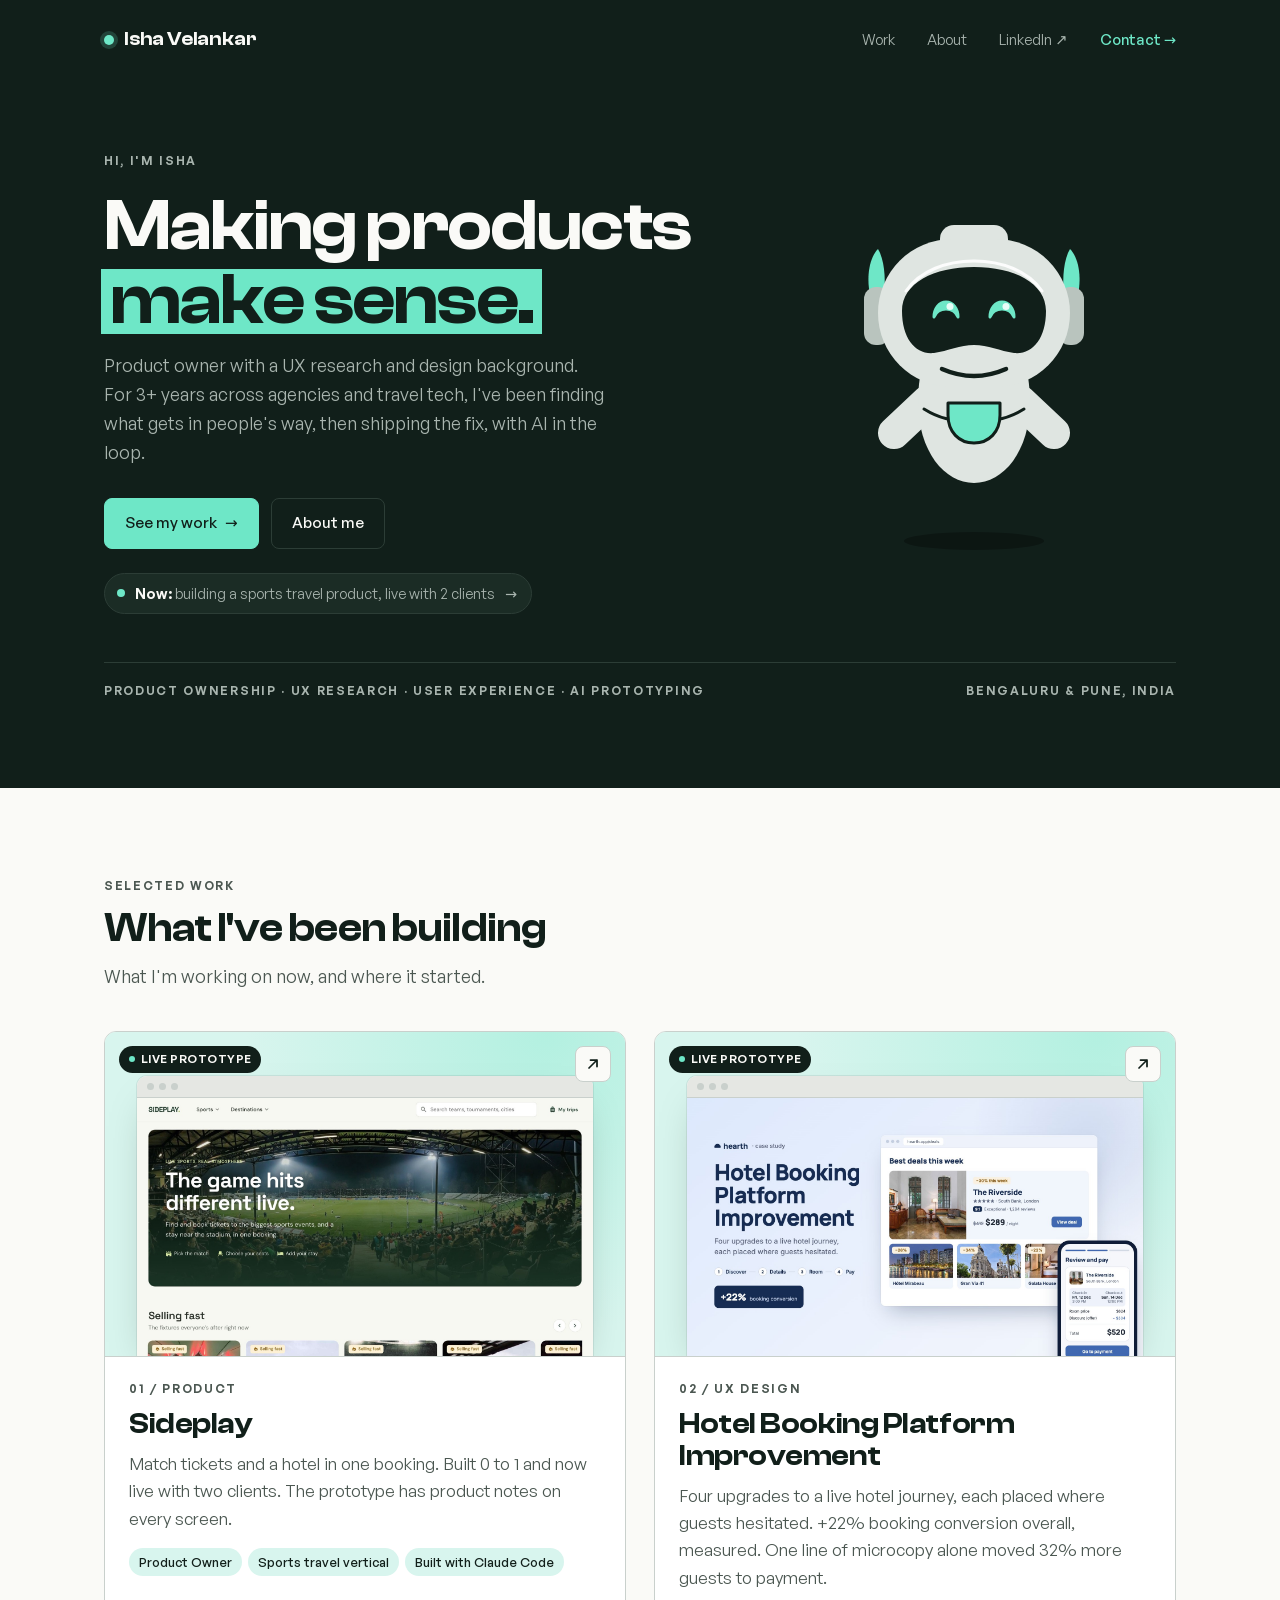
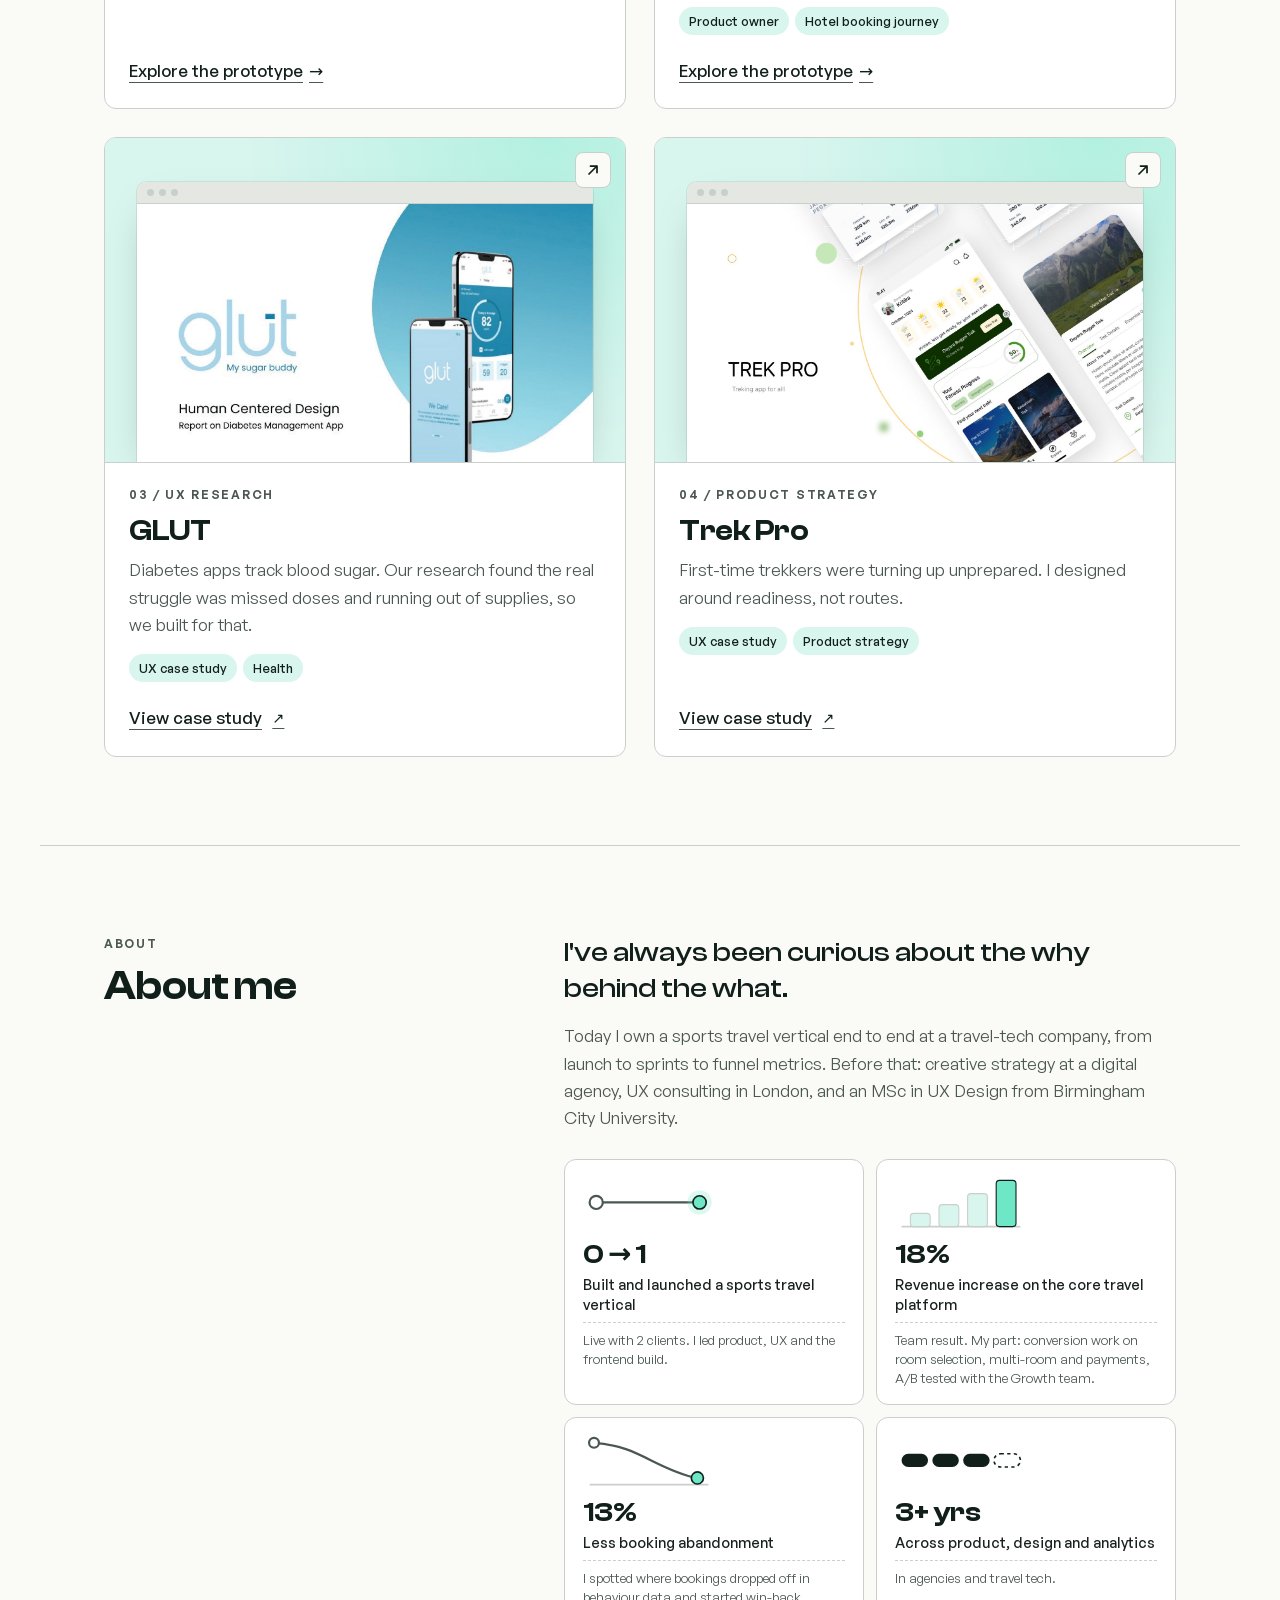
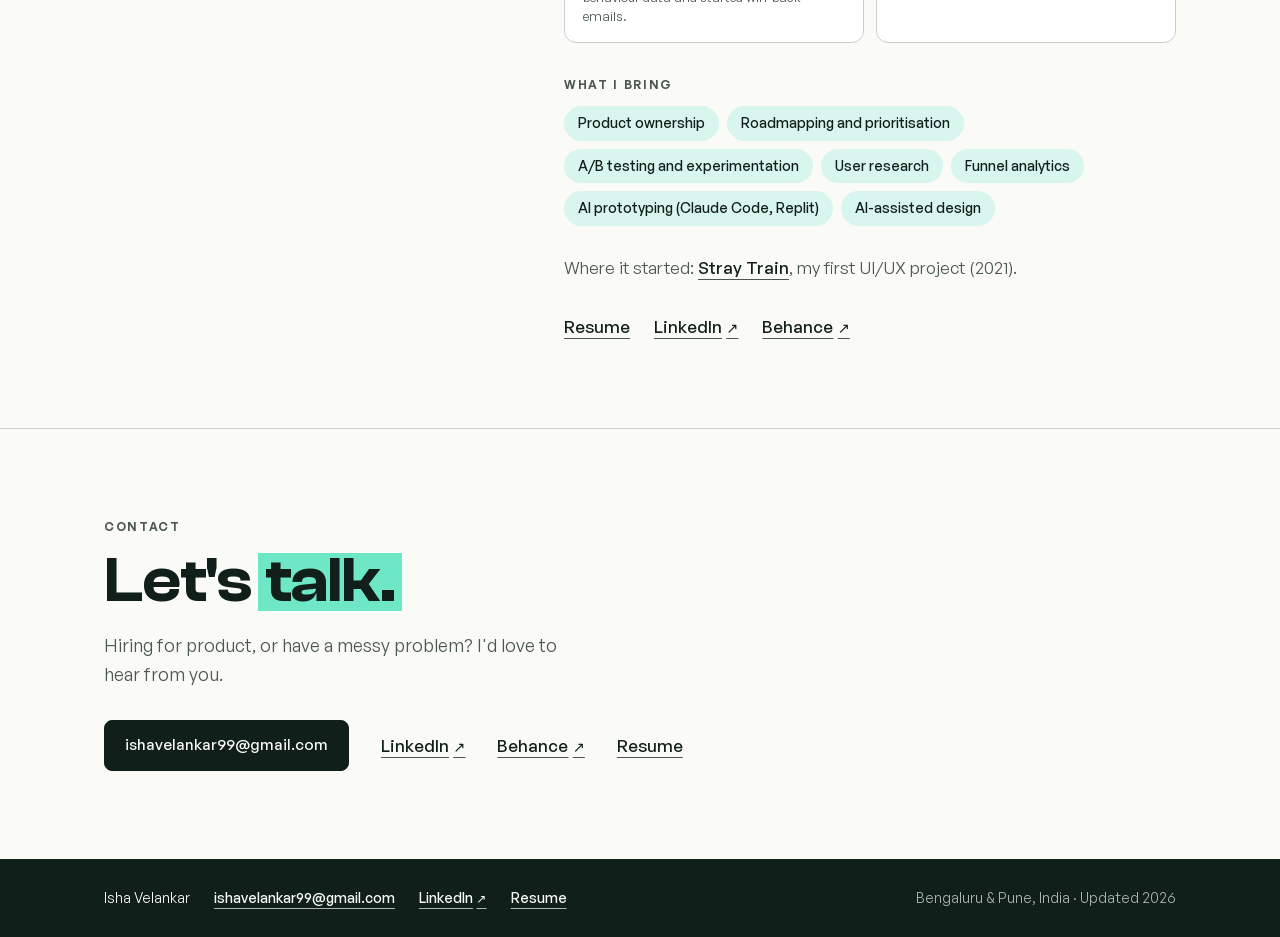
<file: index.html>
<!DOCTYPE html><html lang="en"> <head><meta charset="utf-8"><meta name="viewport" content="width=device-width, initial-scale=1"><title>Isha Velankar, making products make sense</title><meta name="description" content="Isha Velankar: product owner with a UX research and design background. 3+ years across agencies and travel tech, building with AI to make products make sense."><meta name="theme-color" content="#111f1a"><meta property="og:title" content="Isha Velankar, making products make sense"><meta property="og:description" content="Isha Velankar: product owner with a UX research and design background. 3+ years across agencies and travel tech, building with AI to make products make sense."><meta property="og:type" content="website"><meta property="og:url" content="https://isha-velankar99.github.io/"><meta property="og:image" content="https://isha-velankar99.github.io/og.jpg"><meta property="og:image:width" content="1200"><meta property="og:image:height" content="630"><meta property="og:image:alt" content="Isha Velankar: Making products make sense. Product owner with a UX research and design background."><meta name="twitter:card" content="summary_large_image"><link rel="canonical" href="https://isha-velankar99.github.io/"><link rel="icon" href="/favicon.svg" type="image/svg+xml"><link rel="preload" href="/fonts/clash-display-600.woff2" as="font" type="font/woff2" crossorigin><link rel="preload" href="/fonts/general-sans-400.woff2" as="font" type="font/woff2" crossorigin><link rel="stylesheet" href="/assets/index.Bis_tNXu.css"></head> <body> <a class="skip" href="#main">Skip to content</a> <header class="site-head dark"> <div class="wrap site-head__inner"> <a class="wordmark" href="/#top" aria-label="Isha Velankar, back to top"> <span class="wordmark__node" aria-hidden="true"></span>Isha Velankar </a> <nav aria-label="Main"> <a href="/#work">Work</a><a href="/#about">About</a> <a href="https://www.linkedin.com/in/isha-velankar" target="_blank" rel="noopener noreferrer">LinkedIn <span aria-hidden="true">↗</span><span class="sr-only"> (opens in a new tab)</span></a> <a class="nav-cta" href="/#contact">Contact <span aria-hidden="true">→</span></a> </nav> </div> </header> <main id="main">  <section class="hero dark" id="top" aria-labelledby="hero-title"> <div class="wrap hero__grid"> <div class="hero__content"> <p class="eyebrow">Hi, I'm Isha</p> <h1 id="hero-title" class="hero__line">Making products <span class="hl">make sense.</span></h1> <p class="hero__intro">
Product owner with a UX research and design background. For 3+ years across agencies and travel tech, I've
        been finding what gets in people's way, then shipping the fix, with AI in the loop.
</p> <div class="hero__cta"> <a class="btn" href="#work">See my work <span class="arrow" aria-hidden="true">→</span></a> <a class="btn btn--secondary" href="#about">About me</a> </div> <a class="now" href="#project-sports-ticketing"> <span class="now__dot" aria-hidden="true"></span> <span><b>Now:</b> building a sports travel product, live with 2 clients</span> <span aria-hidden="true">→</span> </a> </div> <div class="hero__aside"> <figure class="bot" aria-labelledby="bot-title"> <svg viewBox="0 0 400 400" role="img" aria-labelledby="bot-title" id="bot-svg"> <title id="bot-title">A small friendly robot smiling and waving, with a speech bubble saying hi</title> <ellipse class="bot__shadow" cx="200" cy="358" rx="70" ry="9"></ellipse> <g class="bot__float"> <!-- speech bubble --> <g transform="translate(304 34)"><g class="bot__bubble"> <path class="bot__bubble-bg" d="M0 24 a24 24 0 0 1 24 -24 h36 a24 24 0 0 1 0 48 h-34 l-16 14 v-16 a24 24 0 0 1 -10 -22 z"></path> <text class="bot__hi" x="42" y="32" text-anchor="middle">Hi!</text> </g></g> <!-- stubby arms, drooping out to the sides --> <path class="bot__arm" d="M154 218 L120 250"></path> <g class="bot__wave"><path class="bot__arm" d="M246 218 L280 250"></path></g> <!-- chubby body with a collar line --> <path class="bot__shell" d="M146 194 C136 258 166 300 200 300 C234 300 264 258 254 194 Z"></path> <path class="bot__collar" d="M150 226 C166 236 180 238 186 236 M214 236 C220 238 234 236 250 226"></path> <path class="bot__screen" d="M174 220 h52 v12 c0 17 -11 28 -26 28 c-15 0 -26 -11 -26 -28 z"></path> <!-- head tilts a little while waving --> <g class="bot__head"> <path class="bot__ear-tip" d="M96 112 C92 92 96 74 104 66 C110 76 112 94 110 112 Z"></path> <path class="bot__ear-tip" d="M304 112 C308 92 304 74 296 66 C290 76 288 94 290 112 Z"></path> <rect class="bot__ear" x="90" y="104" width="26" height="58" rx="12"></rect> <rect class="bot__ear" x="284" y="104" width="26" height="58" rx="12"></rect> <rect class="bot__shell" x="166" y="42" width="68" height="30" rx="14"></rect> <rect class="bot__shell" x="104" y="56" width="192" height="148" rx="74"></rect> <!-- visor with a mask-like lower edge --> <path class="bot__visor" d="M128 128 C128 100 160 84 200 84 C240 84 272 100 272 128 C272 156 258 172 240 170 C226 168 214 162 200 162 C186 162 174 168 160 170 C142 172 128 156 128 128 Z"></path> <path class="bot__rim" d="M132 108 C146 88 172 78 200 78 C228 78 254 88 268 108"></path> <!-- blush --> <ellipse class="bot__blush" cx="152" cy="148" rx="11" ry="6.5"></ellipse> <ellipse class="bot__blush" cx="248" cy="148" rx="11" ry="6.5"></ellipse> <!-- eyes --> <path class="bot__eye" d="M161 128 C161 121.9 165.9 117 172 117 C178.1 117 183 121.9 183 128 C183 134.1 178.1 139 172 139 C165.9 139 161 134.1 161 128 Z"> <animate attributeName="d" dur="4s" repeatCount="indefinite" calcMode="spline" values="M161 128 C161 121.9 165.9 117 172 117 C178.1 117 183 121.9 183 128 C183 134.1 178.1 139 172 139 C165.9 139 161 134.1 161 128 Z;M161 128 C161 121.9 165.9 117 172 117 C178.1 117 183 121.9 183 128 C183 134.1 178.1 139 172 139 C165.9 139 161 134.1 161 128 Z;M161 131 C161 124 165.9 119 172 119 C178.1 119 183 124 183 131 C183 132 178.1 132 172 132 C165.9 132 161 132 161 131 Z;M160 134 C160 126 165 119 172 119 C179 119 184 126 184 134 C182 129 177.5 126 172 126 C166.5 126 162 129 160 134 Z;M160 134 C160 126 165 119 172 119 C179 119 184 126 184 134 C182 129 177.5 126 172 126 C166.5 126 162 129 160 134 Z;M161 131 C161 124 165.9 119 172 119 C178.1 119 183 124 183 131 C183 132 178.1 132 172 132 C165.9 132 161 132 161 131 Z;M161 128 C161 121.9 165.9 117 172 117 C178.1 117 183 121.9 183 128 C183 134.1 178.1 139 172 139 C165.9 139 161 134.1 161 128 Z" keyTimes="0;0.18;0.26;0.34;0.84;0.92;1" keySplines="0.45 0 0.25 1;0.45 0 0.25 1;0.45 0 0.25 1;0.45 0 0.25 1;0.45 0 0.25 1;0.45 0 0.25 1"></animate> </path><path class="bot__eye" d="M217 128 C217 121.9 221.9 117 228 117 C234.1 117 239 121.9 239 128 C239 134.1 234.1 139 228 139 C221.9 139 217 134.1 217 128 Z"> <animate attributeName="d" dur="4s" repeatCount="indefinite" calcMode="spline" values="M217 128 C217 121.9 221.9 117 228 117 C234.1 117 239 121.9 239 128 C239 134.1 234.1 139 228 139 C221.9 139 217 134.1 217 128 Z;M217 128 C217 121.9 221.9 117 228 117 C234.1 117 239 121.9 239 128 C239 134.1 234.1 139 228 139 C221.9 139 217 134.1 217 128 Z;M217 131 C217 124 221.9 119 228 119 C234.1 119 239 124 239 131 C239 132 234.1 132 228 132 C221.9 132 217 132 217 131 Z;M216 134 C216 126 221 119 228 119 C235 119 240 126 240 134 C238 129 233.5 126 228 126 C222.5 126 218 129 216 134 Z;M216 134 C216 126 221 119 228 119 C235 119 240 126 240 134 C238 129 233.5 126 228 126 C222.5 126 218 129 216 134 Z;M217 131 C217 124 221.9 119 228 119 C234.1 119 239 124 239 131 C239 132 234.1 132 228 132 C221.9 132 217 132 217 131 Z;M217 128 C217 121.9 221.9 117 228 117 C234.1 117 239 121.9 239 128 C239 134.1 234.1 139 228 139 C221.9 139 217 134.1 217 128 Z" keyTimes="0;0.18;0.26;0.34;0.84;0.92;1" keySplines="0.45 0 0.25 1;0.45 0 0.25 1;0.45 0 0.25 1;0.45 0 0.25 1;0.45 0 0.25 1;0.45 0 0.25 1"></animate> </path> <g class="bot__glints"> <circle cx="176" cy="123.5" r="3.5"></circle> <circle cx="232" cy="123.5" r="3.5"></circle> </g> <path class="bot__smile" d="M168 186 q32 14 64 0"></path> </g> </g> </svg> </figure> <script type="module">const e=document.getElementById("bot-svg");e&&window.matchMedia("(prefers-reduced-motion: reduce)").matches&&(e.pauseAnimations(),e.setCurrentTime(2.4));</script> </div> <div class="hero__foot"> <span class="eyebrow">Product ownership · UX research · User experience · AI prototyping</span> <span class="eyebrow">Bengaluru &amp; Pune, India</span> </div> </div> </section> <section id="work" class="section wrap" aria-labelledby="work-title"> <div class="section__head"> <p class="eyebrow">Selected work</p> <h2 id="work-title" class="section-title">What I've been building</h2> <p class="section-intro">What I'm working on now, and where it started.</p> </div> <div class="grid"> <article class="card card--prototype" id="project-sports-ticketing"> <div class="card__frame"> <div class="card__screen"> <span class="card__bar" aria-hidden="true"><i></i><i></i><i></i></span> <img src="/projects/sideplay.jpg" alt="Sideplay home page with a stadium hero and trending matches" loading="lazy" decoding="async"> </div> <ul class="card__strip" aria-label="Key facts"> <li>Built 0 → 1</li><li>Live with 2 clients</li><li>Notes on every screen</li> </ul>  <span class="card__badge card__badge--live">Live prototype</span> <span class="card__arrow" aria-hidden="true"> <svg viewBox="0 0 16 16"><path d="M4 12L12 4M5.5 4H12v6.5"></path></svg> </span> </div> <div class="card__body"> <p class="card__num">01 / Product</p> <h3 class="card__title">Sideplay</h3> <p class="card__desc">Match tickets and a hotel in one booking. Built 0 to 1 and now live with two clients. The prototype has product notes on every screen.</p> <ul class="card__tags" aria-label="Context and role"> <li>Product Owner</li><li>Sports travel vertical</li><li>Built with Claude Code</li> </ul> <a href="/sideplay/index.html?notes=1" class="card__cta text-link" aria-label="Explore the prototype: Sideplay">Explore the prototype<span aria-hidden="true">→</span> </a> </div> </article><article class="card card--prototype" id="project-hotel-booking"> <div class="card__frame"> <div class="card__screen"> <span class="card__bar" aria-hidden="true"><i></i><i></i><i></i></span> <img src="/projects/hotel-cover.jpg" alt="Hotel Booking Platform Improvement cover: the revamped Deals page and the review and pay screen" loading="lazy" decoding="async"> </div> <ul class="card__strip" aria-label="Key facts"> <li>+22% booking conversion</li><li>+32% to payment</li><li>3 live, 1 rolled back</li> </ul>  <span class="card__badge card__badge--live">Live prototype</span> <span class="card__arrow" aria-hidden="true"> <svg viewBox="0 0 16 16"><path d="M4 12L12 4M5.5 4H12v6.5"></path></svg> </span> </div> <div class="card__body"> <p class="card__num">02 / UX design</p> <h3 class="card__title">Hotel Booking Platform Improvement</h3> <p class="card__desc">Four upgrades to a live hotel journey, each placed where guests hesitated. +22% booking conversion overall, measured. One line of microcopy alone moved 32% more guests to payment.</p> <ul class="card__tags" aria-label="Context and role"> <li>Product owner</li><li>Hotel booking journey</li> </ul> <a href="/hearth/index.html" class="card__cta text-link" aria-label="Explore the prototype: Hotel Booking Platform Improvement">Explore the prototype<span aria-hidden="true">→</span> </a> </div> </article><article class="card" id="project-glut"> <div class="card__frame"> <div class="card__screen"> <span class="card__bar" aria-hidden="true"><i></i><i></i><i></i></span> <img src="/projects/glut.jpg" alt="Glut app cover showing the home screen on a phone" loading="lazy" decoding="async"> </div> <ul class="card__strip" aria-label="Key facts"> <li>Team of 4</li><li>60+ survey responses</li><li>SUS score 72.25</li> </ul>   <span class="card__arrow" aria-hidden="true"> <svg viewBox="0 0 16 16"><path d="M4 12L12 4M5.5 4H12v6.5"></path></svg> </span> </div> <div class="card__body"> <p class="card__num">03 / UX research</p> <h3 class="card__title">GLUT</h3> <p class="card__desc">Diabetes apps track blood sugar. Our research found the real struggle was missed doses and running out of supplies, so we built for that.</p> <ul class="card__tags" aria-label="Context and role"> <li>UX case study</li><li>Health</li> </ul> <a href="https://www.behance.net/gallery/197537093/Glut-My-Sugar-Buddy" class="card__cta text-link" aria-label="View case study: GLUT on Behance (opens in a new tab)" target="_blank" rel="noopener noreferrer">View case study <span class="ext" aria-hidden="true">↗</span><span class="sr-only"> (opens in a new tab)</span></a> </div> </article><article class="card" id="project-trek-pro"> <div class="card__frame"> <div class="card__screen"> <span class="card__bar" aria-hidden="true"><i></i><i></i><i></i></span> <img src="/projects/trek-pro.jpg" alt="Trek Pro home and trek screens on angled phones" loading="lazy" decoding="async"> </div> <ul class="card__strip" aria-label="Key facts"> <li>Solo project</li><li>Competitor analysis</li><li>Success metrics</li> </ul>   <span class="card__arrow" aria-hidden="true"> <svg viewBox="0 0 16 16"><path d="M4 12L12 4M5.5 4H12v6.5"></path></svg> </span> </div> <div class="card__body"> <p class="card__num">04 / Product strategy</p> <h3 class="card__title">Trek Pro</h3> <p class="card__desc">First-time trekkers were turning up unprepared. I designed around readiness, not routes.</p> <ul class="card__tags" aria-label="Context and role"> <li>UX case study</li><li>Product strategy</li> </ul> <a href="https://www.behance.net/gallery/220424449/Trek-Pro-Mobile-App" class="card__cta text-link" aria-label="View case study: Trek Pro on Behance (opens in a new tab)" target="_blank" rel="noopener noreferrer">View case study <span class="ext" aria-hidden="true">↗</span><span class="sr-only"> (opens in a new tab)</span></a> </div> </article> </div> </section> <section id="about" class="section wrap about" aria-labelledby="about-title"> <div class="section__head"> <p class="eyebrow">About</p> <h2 id="about-title" class="section-title">About me</h2> </div> <div class="about__body"> <p class="about__lead">I've always been curious about the why behind the what.</p> <p>
Today I own a sports travel vertical end to end at a travel-tech company, from launch to sprints to funnel
        metrics. Before that: creative strategy at a digital agency, UX consulting in London, and an MSc in UX Design
        from Birmingham City University.
</p> <ul class="proof" data-reveal> <li> <svg class="viz viz--launch" viewBox="0 0 120 48" aria-hidden="true">  <path class="viz__line viz__draw" d="M12 24 H106"></path> <circle class="viz__node" cx="12" cy="24" r="6"></circle> <circle class="viz__halo" cx="106" cy="24" r="11"></circle> <circle class="viz__dot viz__pop" cx="106" cy="24" r="6"></circle>     </svg> <span class="proof__value">0 → 1</span> <span class="proof__label">Built and launched a sports travel vertical</span> <span class="proof__note">Live with 2 clients. I led product, UX and the frontend build.</span> </li><li> <svg class="viz viz--growth" viewBox="0 0 120 48" aria-hidden="true">   <path class="viz__base" d="M6 46 H114"></path> <rect class="viz__bar" style="--d:0ms" x="14" y="34" width="18" height="12" rx="3"></rect> <rect class="viz__bar" style="--d:90ms" x="40" y="26" width="18" height="20" rx="3"></rect> <rect class="viz__bar" style="--d:180ms" x="66" y="16" width="18" height="30" rx="3"></rect> <rect class="viz__bar viz__bar--hi" style="--d:270ms" x="92" y="4" width="18" height="42" rx="3"></rect>    </svg> <span class="proof__value">18%</span> <span class="proof__label">Revenue increase on the core travel platform</span> <span class="proof__note">Team result. My part: conversion work on room selection, multi-room and payments, A/B tested with the Growth team.</span> </li><li> <svg class="viz viz--drop" viewBox="0 0 120 48" aria-hidden="true">    <path class="viz__base" d="M6 46 H114"></path> <path class="viz__line viz__draw" d="M10 8 C34 10 46 16 62 24 S92 38 104 40"></path> <circle class="viz__node" cx="10" cy="8" r="4.5"></circle> <circle class="viz__dot viz__pop" cx="104" cy="40" r="5.5"></circle>   </svg> <span class="proof__value">13%</span> <span class="proof__label">Less booking abandonment</span> <span class="proof__note">I spotted where bookings dropped off in behaviour data and started win-back emails.</span> </li><li> <svg class="viz viz--years" viewBox="0 0 120 48" aria-hidden="true">     <rect class="viz__seg" style="--d:0ms" x="6" y="18" width="24" height="12" rx="6"></rect> <rect class="viz__seg" style="--d:120ms" x="34" y="18" width="24" height="12" rx="6"></rect> <rect class="viz__seg" style="--d:240ms" x="62" y="18" width="24" height="12" rx="6"></rect> <rect class="viz__seg viz__seg--more" style="--d:360ms" x="90" y="18" width="24" height="12" rx="6"></rect>  </svg> <span class="proof__value">3+ yrs</span> <span class="proof__label">Across product, design and analytics</span> <span class="proof__note">In agencies and travel tech.</span> </li> </ul> <div class="about__skills"> <p class="eyebrow">What I bring</p> <ul class="chips"> <li>Product ownership</li><li>Roadmapping and prioritisation</li><li>A/B testing and experimentation</li><li>User research</li><li>Funnel analytics</li><li>AI prototyping (Claude Code, Replit)</li><li>AI-assisted design</li> </ul> </div> <p class="about__origin">
Where it started:
<a class="text-link" href="https://www.behance.net/gallery/119265761/Stray-Train" target="_blank" rel="noopener noreferrer">Stray Train<span class="sr-only"> (opens in a new tab)</span></a>,
        my first UI/UX project (2021).
</p> <div class="about__links"> <a href="/resume/" class="text-link">Resume</a> <a href="https://www.linkedin.com/in/isha-velankar" class="text-link" target="_blank" rel="noopener noreferrer">LinkedIn<span class="ext" aria-hidden="true">↗</span><span class="sr-only"> (opens in a new tab)</span></a> <a href="https://www.behance.net/ishavelankar" class="text-link" target="_blank" rel="noopener noreferrer">Behance<span class="ext" aria-hidden="true">↗</span><span class="sr-only"> (opens in a new tab)</span></a> </div> </div> </section> <section id="contact" class="contact" aria-labelledby="contact-title"> <div class="wrap contact__inner"> <p class="eyebrow">Contact</p> <h2 id="contact-title" class="contact__line">Let's <span class="hl">talk.</span></h2> <p class="contact__intro">Hiring for product, or have a messy problem? I'd love to hear from you.</p> <ul class="contact__links"> <li><a class="btn" href="mailto:ishavelankar99@gmail.com">ishavelankar99@gmail.com</a></li> <li><a href="https://www.linkedin.com/in/isha-velankar" class="text-link" target="_blank" rel="noopener noreferrer">LinkedIn<span class="ext" aria-hidden="true">↗</span><span class="sr-only"> (opens in a new tab)</span></a></li> <li><a href="https://www.behance.net/ishavelankar" class="text-link" target="_blank" rel="noopener noreferrer">Behance<span class="ext" aria-hidden="true">↗</span><span class="sr-only"> (opens in a new tab)</span></a></li> <li><a href="/resume/" class="text-link">Resume</a></li> </ul> </div> </section>  <nav class="rail" aria-label="Page sections"> <span class="rail__track" aria-hidden="true"><span class="rail__fill"></span></span> <a class="rail__stop" href="#work" data-rail="work"> <span class="rail__node" aria-hidden="true"></span> <span class="rail__label">Work</span> </a><a class="rail__stop" href="#about" data-rail="about"> <span class="rail__node" aria-hidden="true"></span> <span class="rail__label">About</span> </a><a class="rail__stop" href="#contact" data-rail="contact"> <span class="rail__node" aria-hidden="true"></span> <span class="rail__label">Contact</span> </a> </nav>  </main> <footer class="site-foot dark"> <div class="wrap site-foot__inner"> <div class="site-foot__links"> <span>Isha Velankar</span> <a class="text-link" href="mailto:ishavelankar99@gmail.com">ishavelankar99@gmail.com</a> <a href="https://www.linkedin.com/in/isha-velankar" class="text-link" target="_blank" rel="noopener noreferrer">LinkedIn<span class="ext" aria-hidden="true">↗</span><span class="sr-only"> (opens in a new tab)</span></a> <a href="/resume/" class="text-link">Resume</a> </div> <span class="site-foot__meta">Bengaluru &amp; Pune, India · Updated 2026</span> </div> </footer> </body></html> <script type="module">const w=document.documentElement,p=window.matchMedia("(prefers-reduced-motion: reduce)").matches;w.classList.add("js-reveal");const a=document.querySelectorAll("[data-reveal]");if(p||!("IntersectionObserver"in window))a.forEach(e=>e.classList.add("is-in"));else{const e=new IntersectionObserver(t=>t.forEach(o=>o.isIntersecting&&(o.target.classList.add("is-in"),e.unobserve(o.target))),{threshold:.35});a.forEach(t=>e.observe(t))}const i=document.querySelector(".rail"),d=document.querySelector(".hero"),f=[...document.querySelectorAll("[data-rail]")],s=f.map(e=>document.getElementById(e.dataset.rail)).filter(Boolean);let c=!1;const u=()=>{if(c=!1,!i||!d||s.length===0)return;const e=window.scrollY+window.innerHeight*.4;i.classList.toggle("is-visible",window.scrollY>d.offsetHeight*.6);let t=-1;s.forEach((n,r)=>{n.offsetTop<=e&&(t=r)});const o=window.innerHeight+window.scrollY>=document.body.scrollHeight-4;o&&(t=s.length-1),f.forEach((n,r)=>{n.classList.toggle("is-past",r<=t),n.toggleAttribute("aria-current",r===t)});const l=s[0].offsetTop,g=s[s.length-1].offsetTop,m=o?1:Math.min(1,Math.max(0,(e-l)/(g-l)));i.style.setProperty("--p",String(m))},h=()=>{c||(c=!0,requestAnimationFrame(u))};window.addEventListener("scroll",h,{passive:!0});window.addEventListener("resize",h);u();</script>
</file>
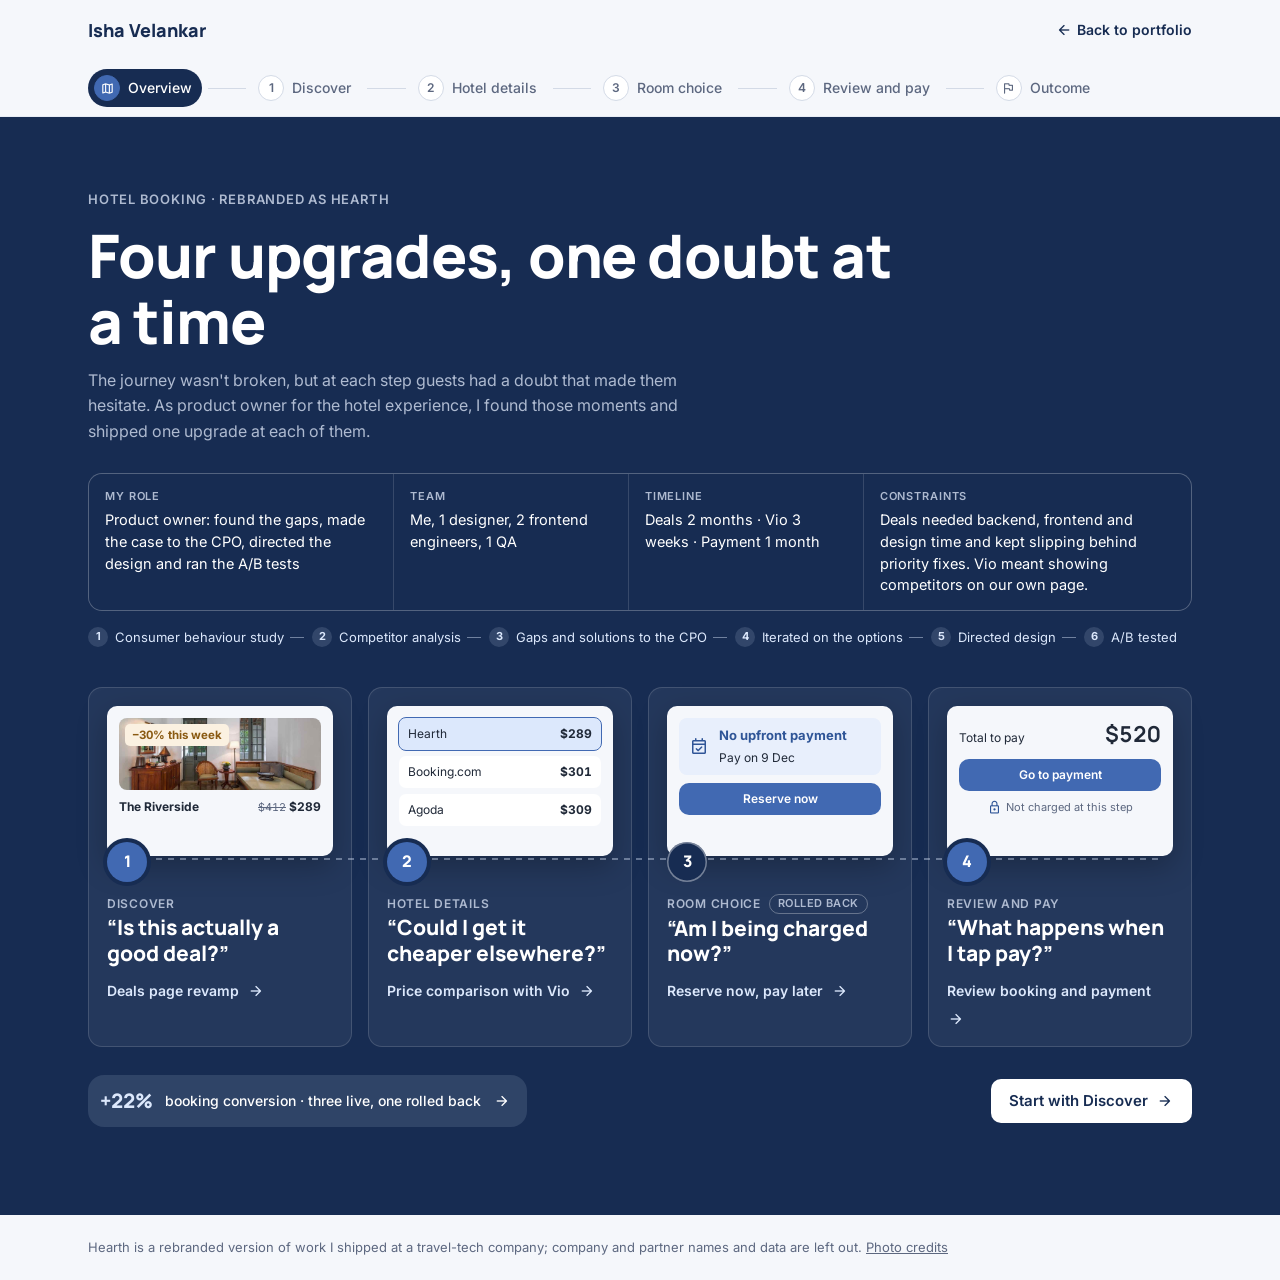
<file: hearth/index.html>
<!doctype html>
<html lang="en">
<head>
<meta charset="utf-8">
<meta name="viewport" content="width=device-width, initial-scale=1, viewport-fit=cover">
<meta name="theme-color" content="#f5f7fb">
<title>Hearth · Four hotel upgrades · Isha Velankar</title>
<link rel="preconnect" href="https://fonts.googleapis.com">
<link href="https://fonts.googleapis.com/css2?family=Manrope:wght@600;700;800&family=Inter:ital,wght@0,400;0,500;0,600;0,700;1,400&display=swap" rel="stylesheet">
<link href="https://fonts.googleapis.com/css2?family=Material+Symbols+Rounded:opsz,wght,FILL,GRAD@24,400,1,0&display=swap" rel="stylesheet">
<link rel="stylesheet" href="styles.css?v=w1">
</head>
<body>
<div id="app"></div>
<script src="data.js?v=w1"></script>
<script src="credits.js?v=w1"></script>
<script src="app.js?v=w1"></script>
</body>
</html>
</file>
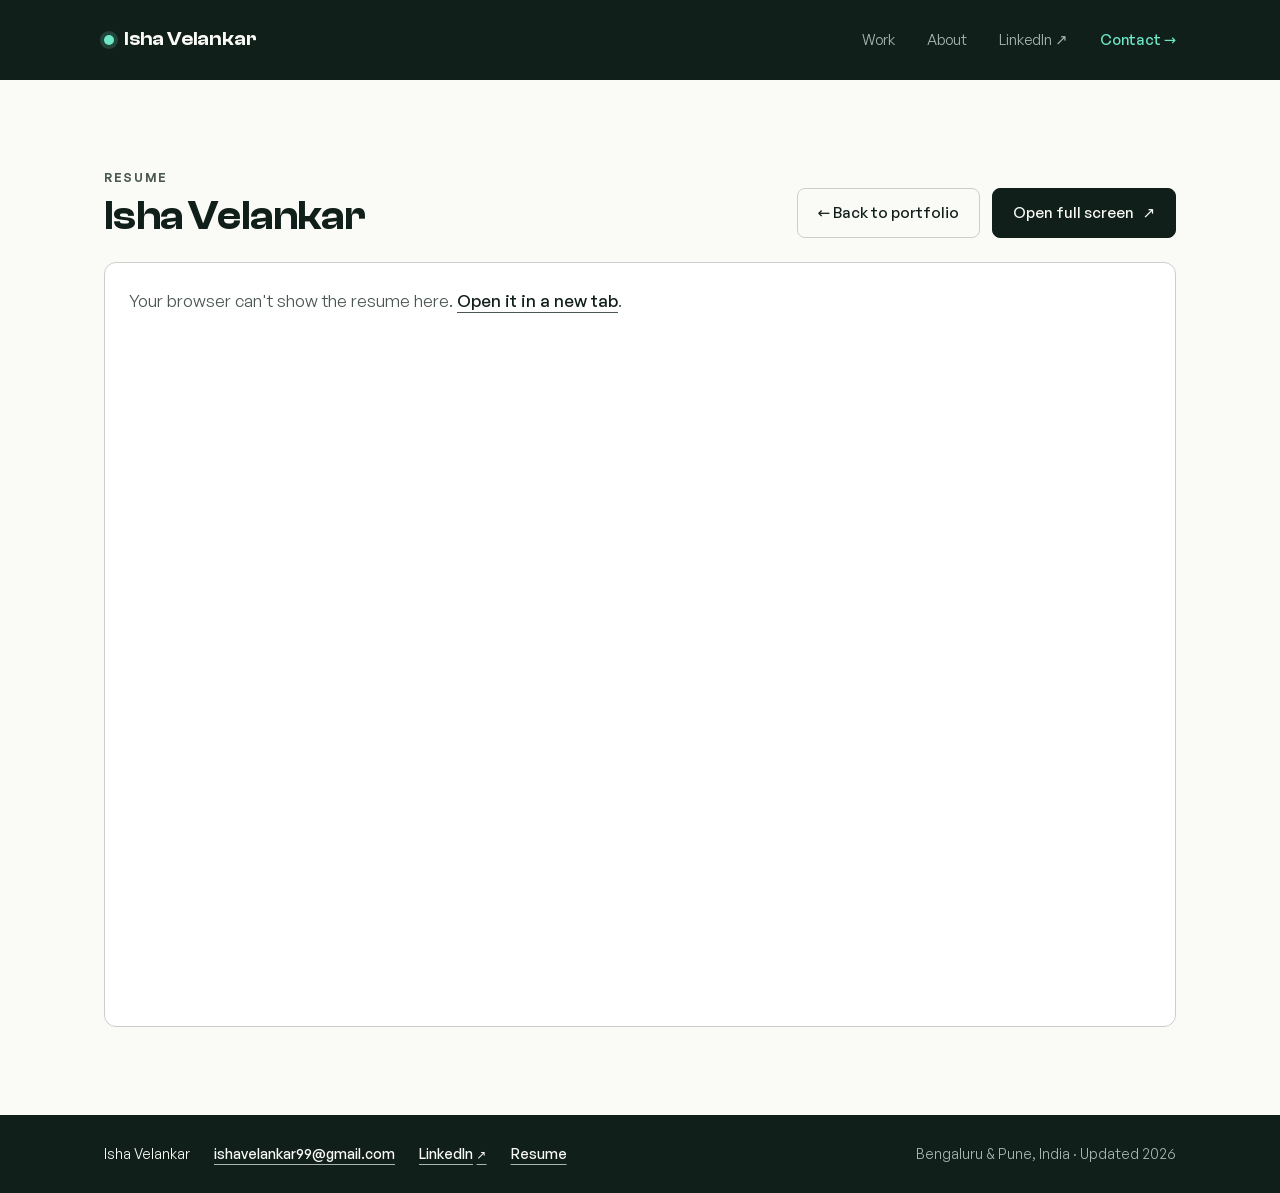
<file: resume/index.html>
<!DOCTYPE html><html lang="en"> <head><meta charset="utf-8"><meta name="viewport" content="width=device-width, initial-scale=1"><title>Resume, Isha Velankar</title><meta name="description" content="Isha Velankar's resume: product owner with a UX research and design background, 3+ years across agencies and travel tech."><meta name="theme-color" content="#111f1a"><meta property="og:title" content="Resume, Isha Velankar"><meta property="og:description" content="Isha Velankar's resume: product owner with a UX research and design background, 3+ years across agencies and travel tech."><meta property="og:type" content="website"><meta property="og:url" content="https://isha-velankar99.github.io/resume/"><meta property="og:image" content="https://isha-velankar99.github.io/og.jpg"><meta property="og:image:width" content="1200"><meta property="og:image:height" content="630"><meta property="og:image:alt" content="Isha Velankar: Making products make sense. Product owner with a UX research and design background."><meta name="twitter:card" content="summary_large_image"><link rel="canonical" href="https://isha-velankar99.github.io/resume/"><link rel="icon" href="/favicon.svg" type="image/svg+xml"><link rel="preload" href="/fonts/clash-display-600.woff2" as="font" type="font/woff2" crossorigin><link rel="preload" href="/fonts/general-sans-400.woff2" as="font" type="font/woff2" crossorigin><link rel="stylesheet" href="/assets/index.Bis_tNXu.css"></head> <body> <a class="skip" href="#main">Skip to content</a> <header class="site-head dark"> <div class="wrap site-head__inner"> <a class="wordmark" href="/#top" aria-label="Isha Velankar, back to top"> <span class="wordmark__node" aria-hidden="true"></span>Isha Velankar </a> <nav aria-label="Main"> <a href="/#work">Work</a><a href="/#about">About</a> <a href="https://www.linkedin.com/in/isha-velankar" target="_blank" rel="noopener noreferrer">LinkedIn <span aria-hidden="true">↗</span><span class="sr-only"> (opens in a new tab)</span></a> <a class="nav-cta" href="/#contact">Contact <span aria-hidden="true">→</span></a> </nav> </div> </header> <main id="main">  <section class="section wrap resume" aria-labelledby="resume-title"> <div class="resume__head"> <div> <p class="eyebrow">Resume</p> <h1 id="resume-title" class="section-title">Isha Velankar</h1> </div> <div class="resume__actions"> <a class="btn btn--secondary" href="/">← Back to portfolio</a> <a class="btn" href="/Isha_Velankar_Resume.pdf" target="_blank" rel="noopener">Open full screen <span aria-hidden="true">↗</span></a> </div> </div> <object class="resume__doc" data="/Isha_Velankar_Resume.pdf#view=FitH&#38;navpanes=0" type="application/pdf" aria-label="Isha Velankar's resume"> <p class="resume__fallback">
Your browser can't show the resume here. <a class="text-link" href="/Isha_Velankar_Resume.pdf" target="_blank" rel="noopener">Open it in a new tab</a>.
</p> </object> </section>  </main> <footer class="site-foot dark"> <div class="wrap site-foot__inner"> <div class="site-foot__links"> <span>Isha Velankar</span> <a class="text-link" href="mailto:ishavelankar99@gmail.com">ishavelankar99@gmail.com</a> <a href="https://www.linkedin.com/in/isha-velankar" class="text-link" target="_blank" rel="noopener noreferrer">LinkedIn<span class="ext" aria-hidden="true">↗</span><span class="sr-only"> (opens in a new tab)</span></a> <a href="/resume/" class="text-link">Resume</a> </div> <span class="site-foot__meta">Bengaluru &amp; Pune, India · Updated 2026</span> </div> </footer> </body></html>
</file>
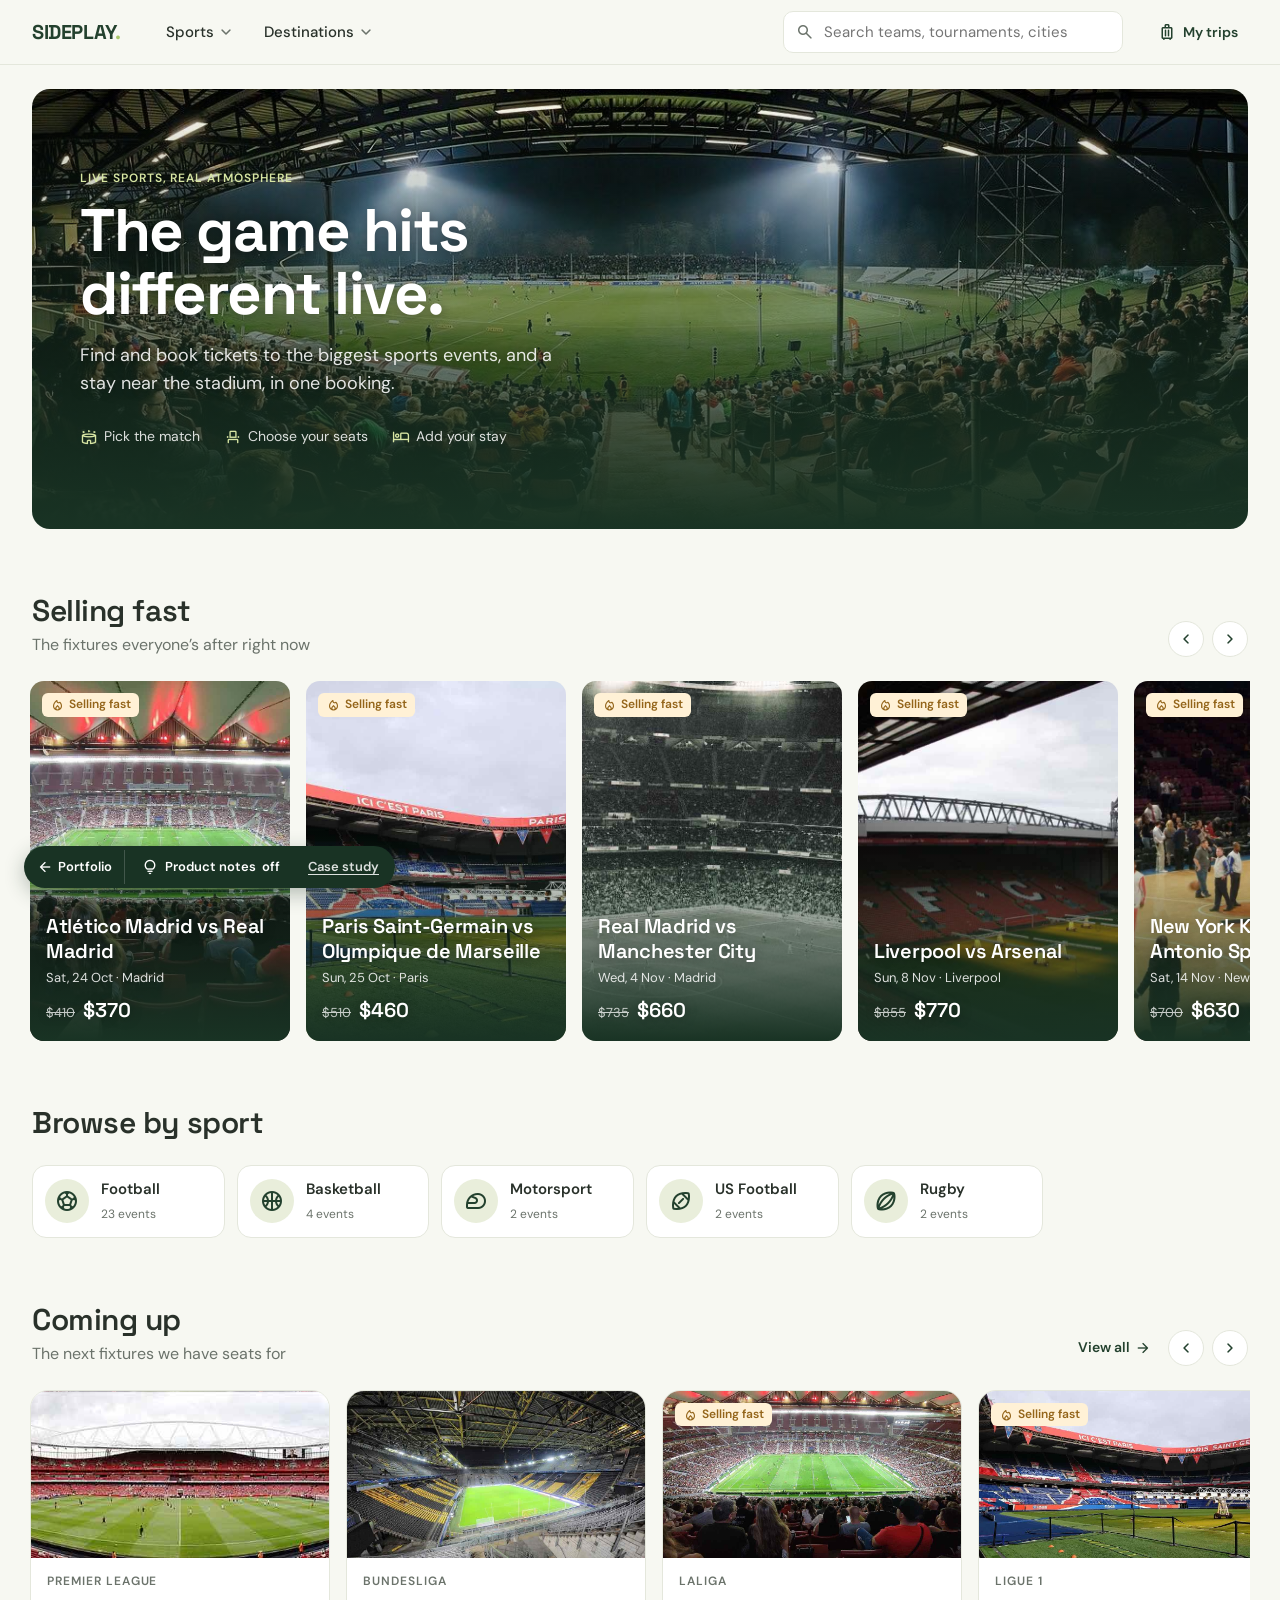
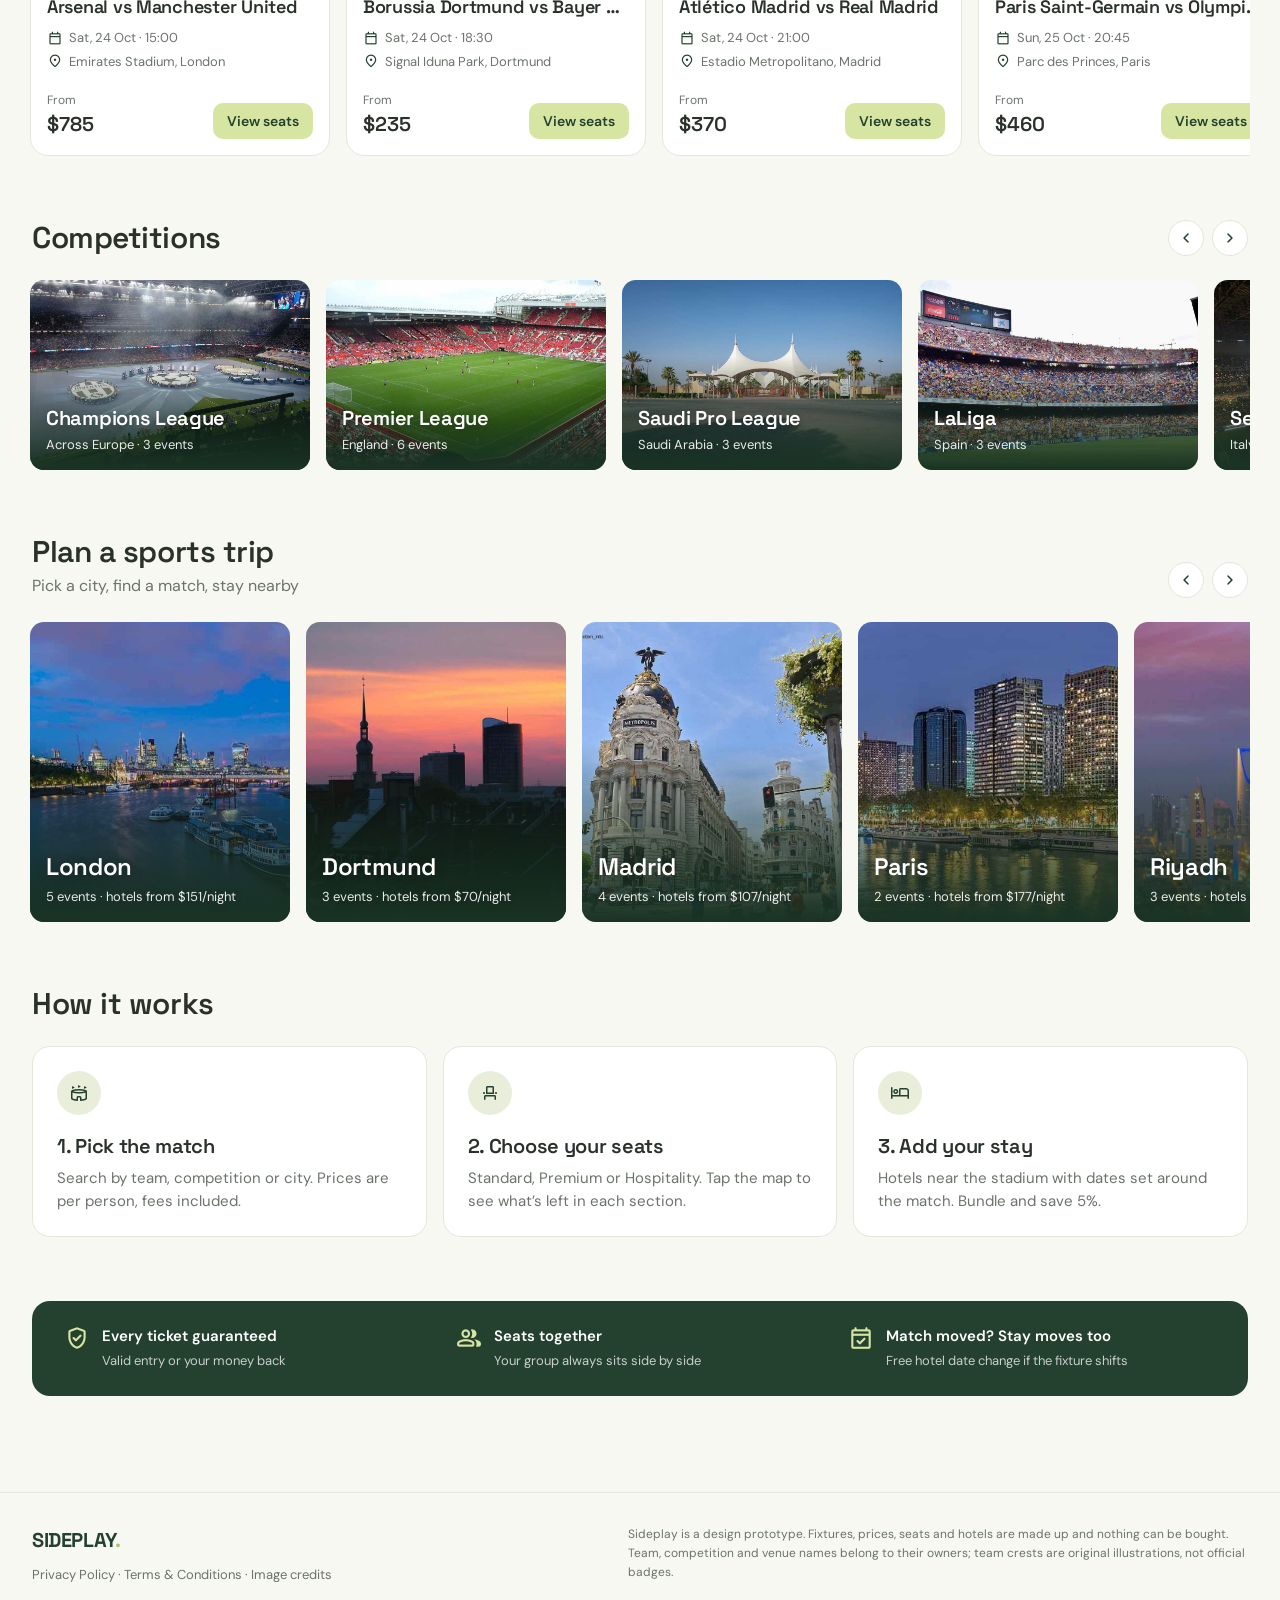
<file: sideplay/index.html>
<!doctype html>
<html lang="en">
<head>
<meta charset="utf-8">
<meta name="viewport" content="width=device-width, initial-scale=1, viewport-fit=cover">
<meta name="theme-color" content="#f7f8f2">
<title>Sideplay · Sports tickets &amp; trips</title>
<link rel="preconnect" href="https://fonts.googleapis.com">
<link href="https://fonts.googleapis.com/css2?family=DM+Sans:opsz,wght@9..40,400;9..40,500;9..40,600&family=Space+Grotesk:wght@500;600;700&display=swap" rel="stylesheet">
<link href="https://fonts.googleapis.com/css2?family=Material+Symbols+Rounded:opsz,wght,FILL,GRAD@24,400,1,0&display=swap" rel="stylesheet">
<link rel="stylesheet" href="styles.css?v=own2">
<link rel="stylesheet" href="mobile.css?v=own2">
<link rel="stylesheet" href="notes.css?v=n3">
</head>
<body>
<div id="hdr"></div>
<main id="app"></main>
<div id="ftr"></div>
<div id="tabs"></div>
<script src="data.js?v=own2"></script>
<script src="credits.js?v=own2"></script>
<script src="crests.js?v=own2"></script>
<script src="hubs.js?v=own2"></script>
<script src="nav.js?v=own2"></script>
<script src="mobile.js?v=own2"></script>
<script src="search.js?v=own2"></script>
<script src="app.js?v=own2"></script>
<script src="notes.js?v=n8"></script>
</body>
</html>
</file>
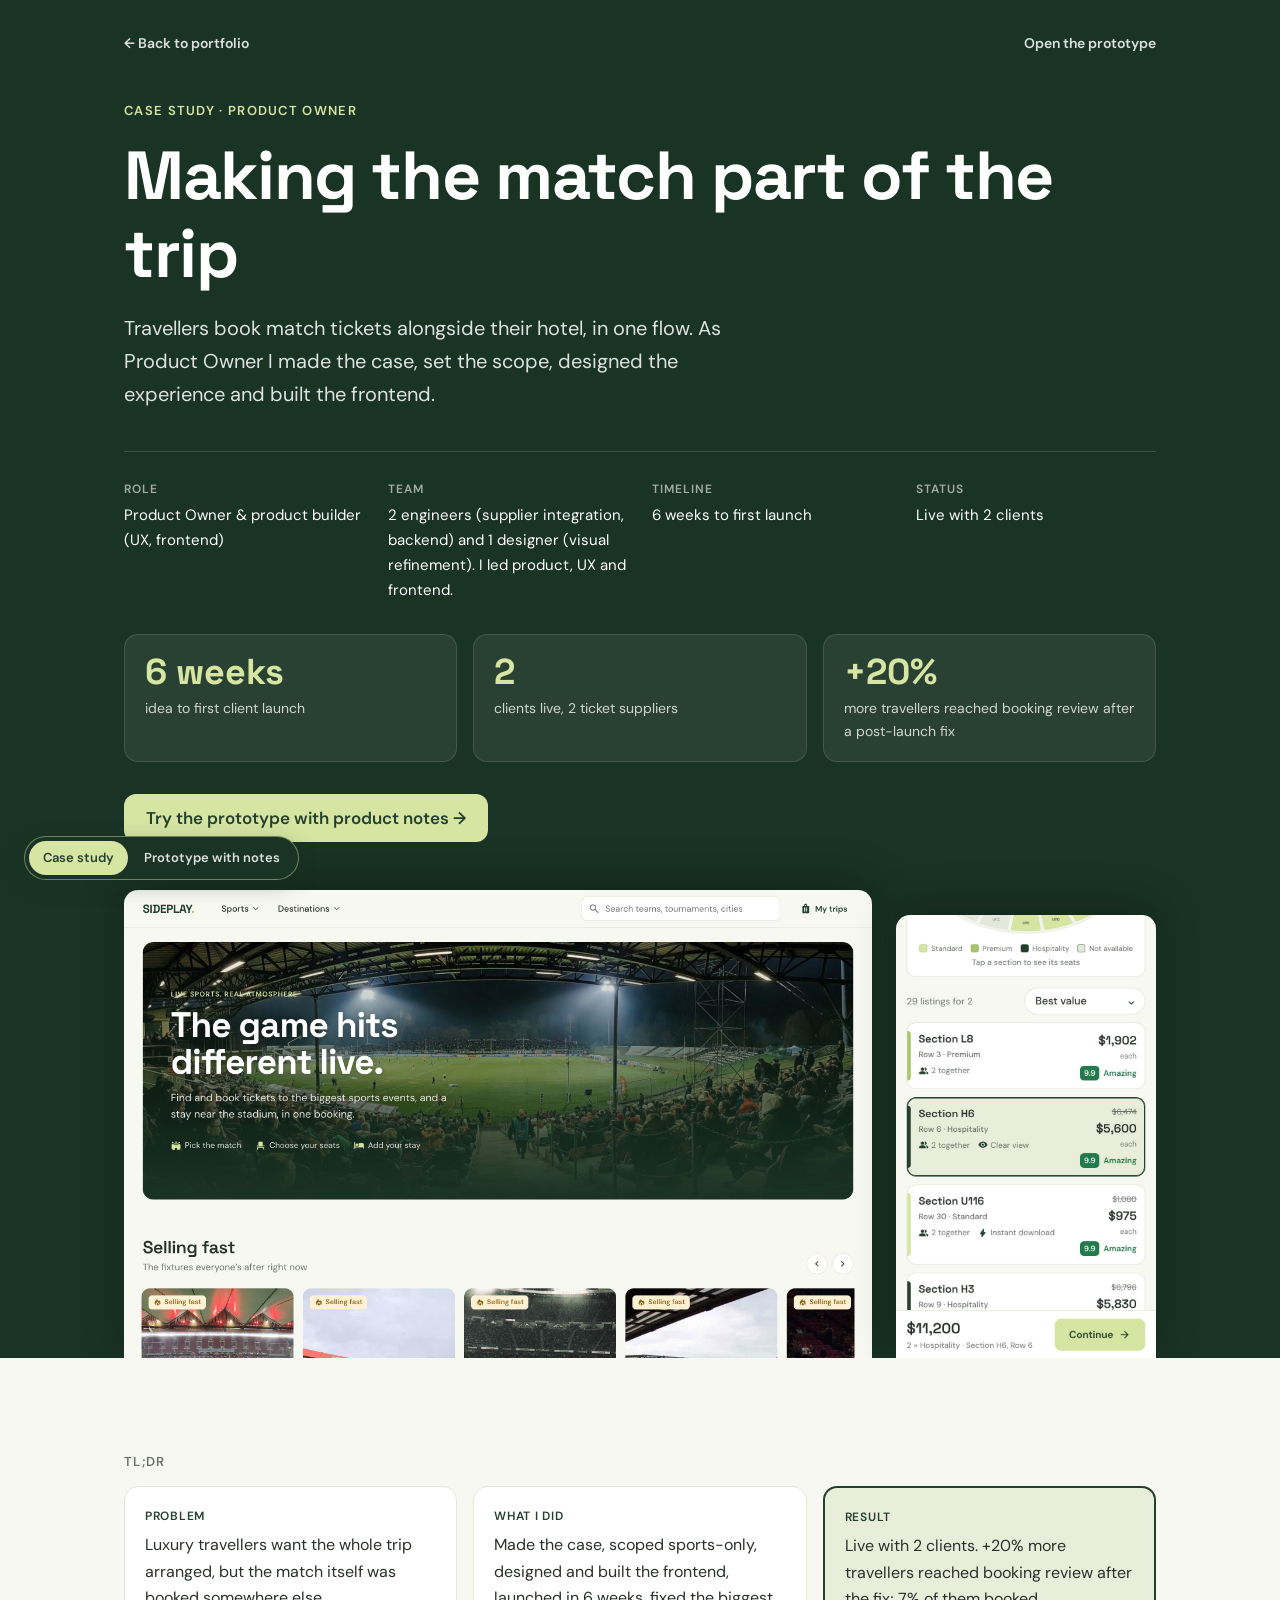
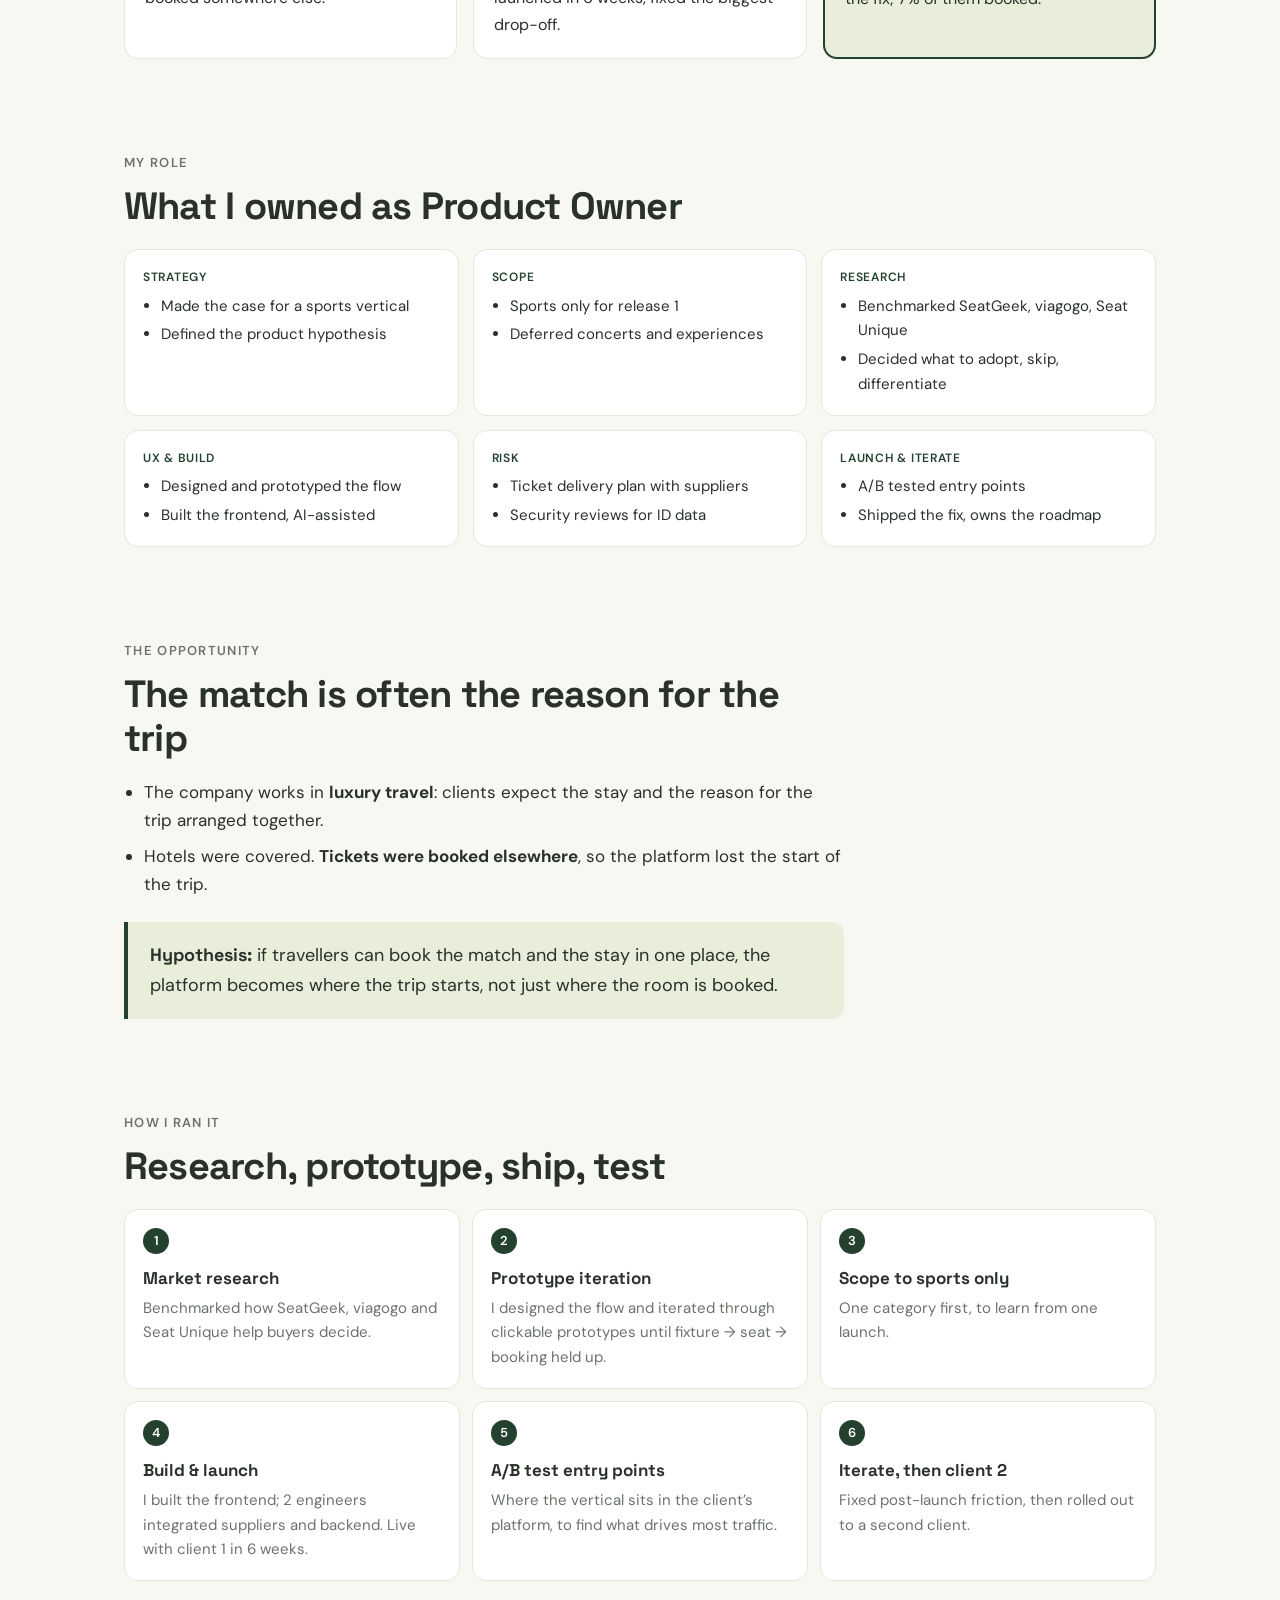
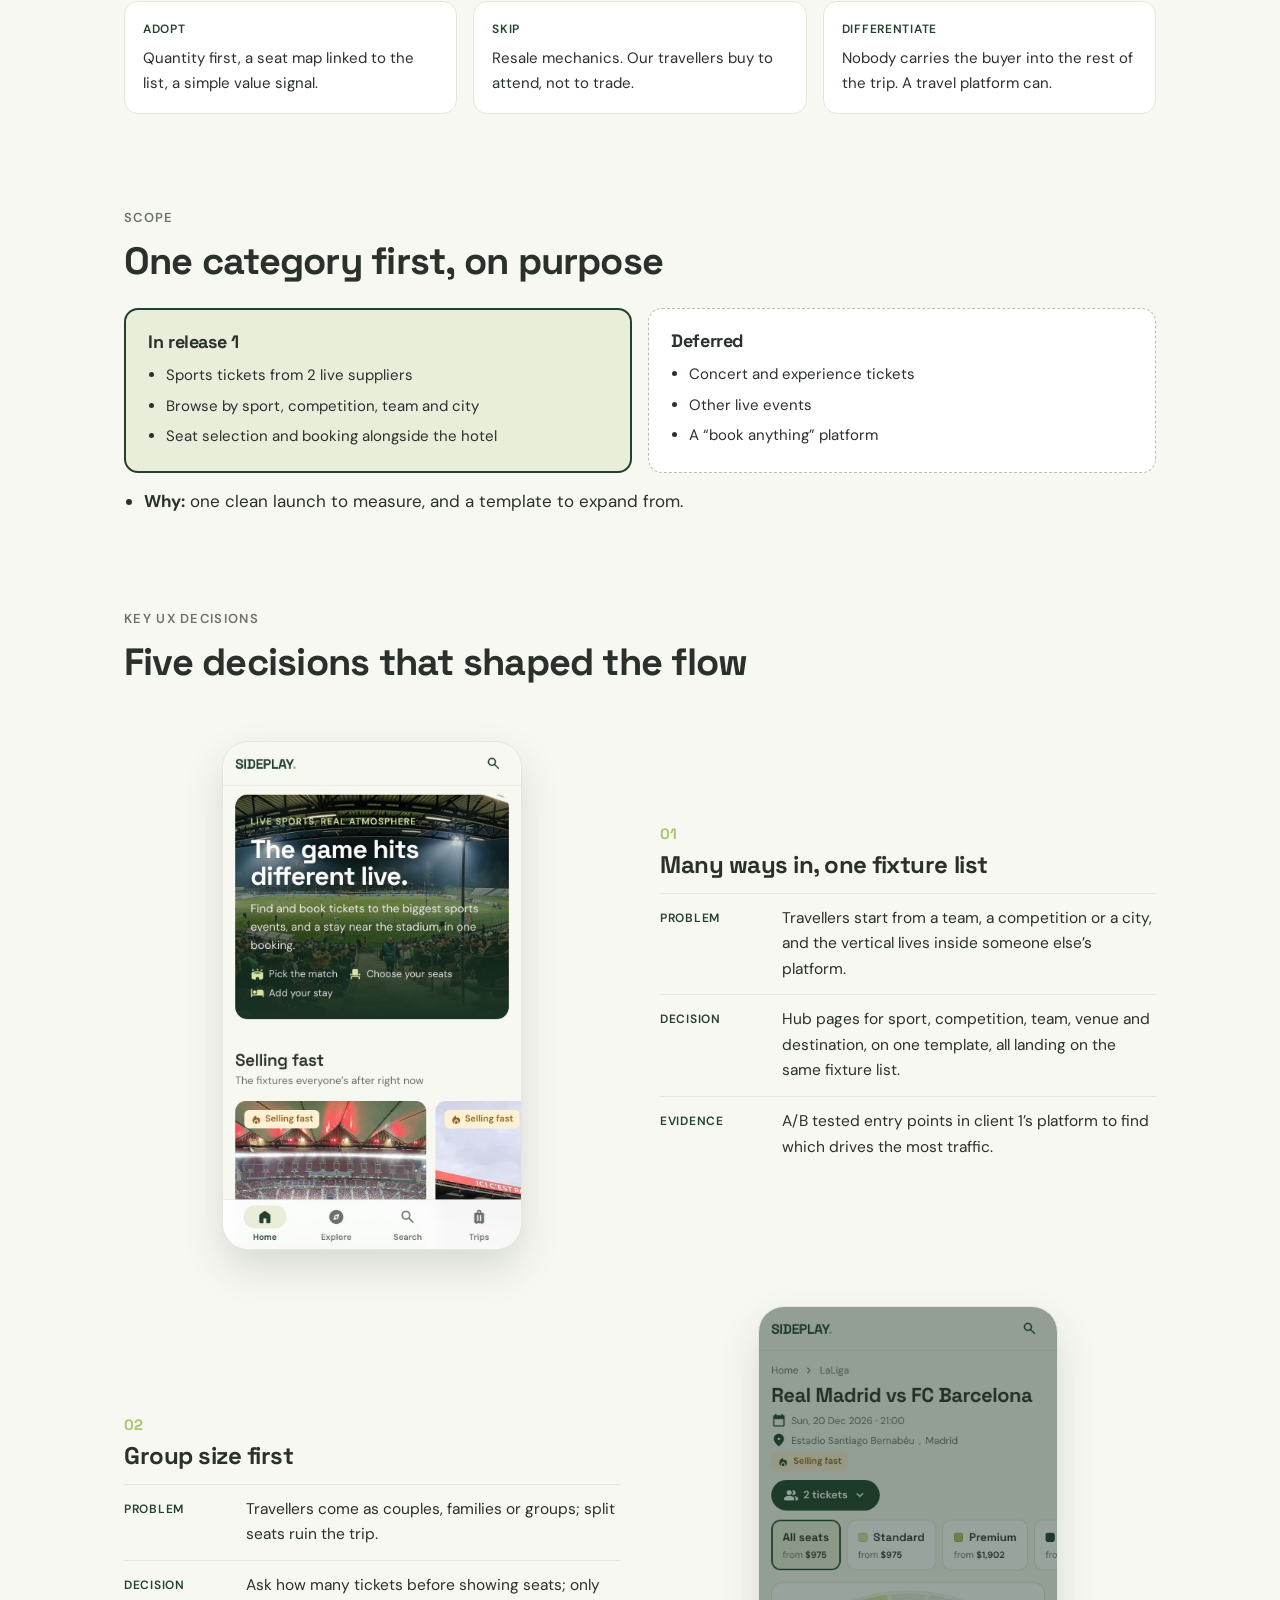
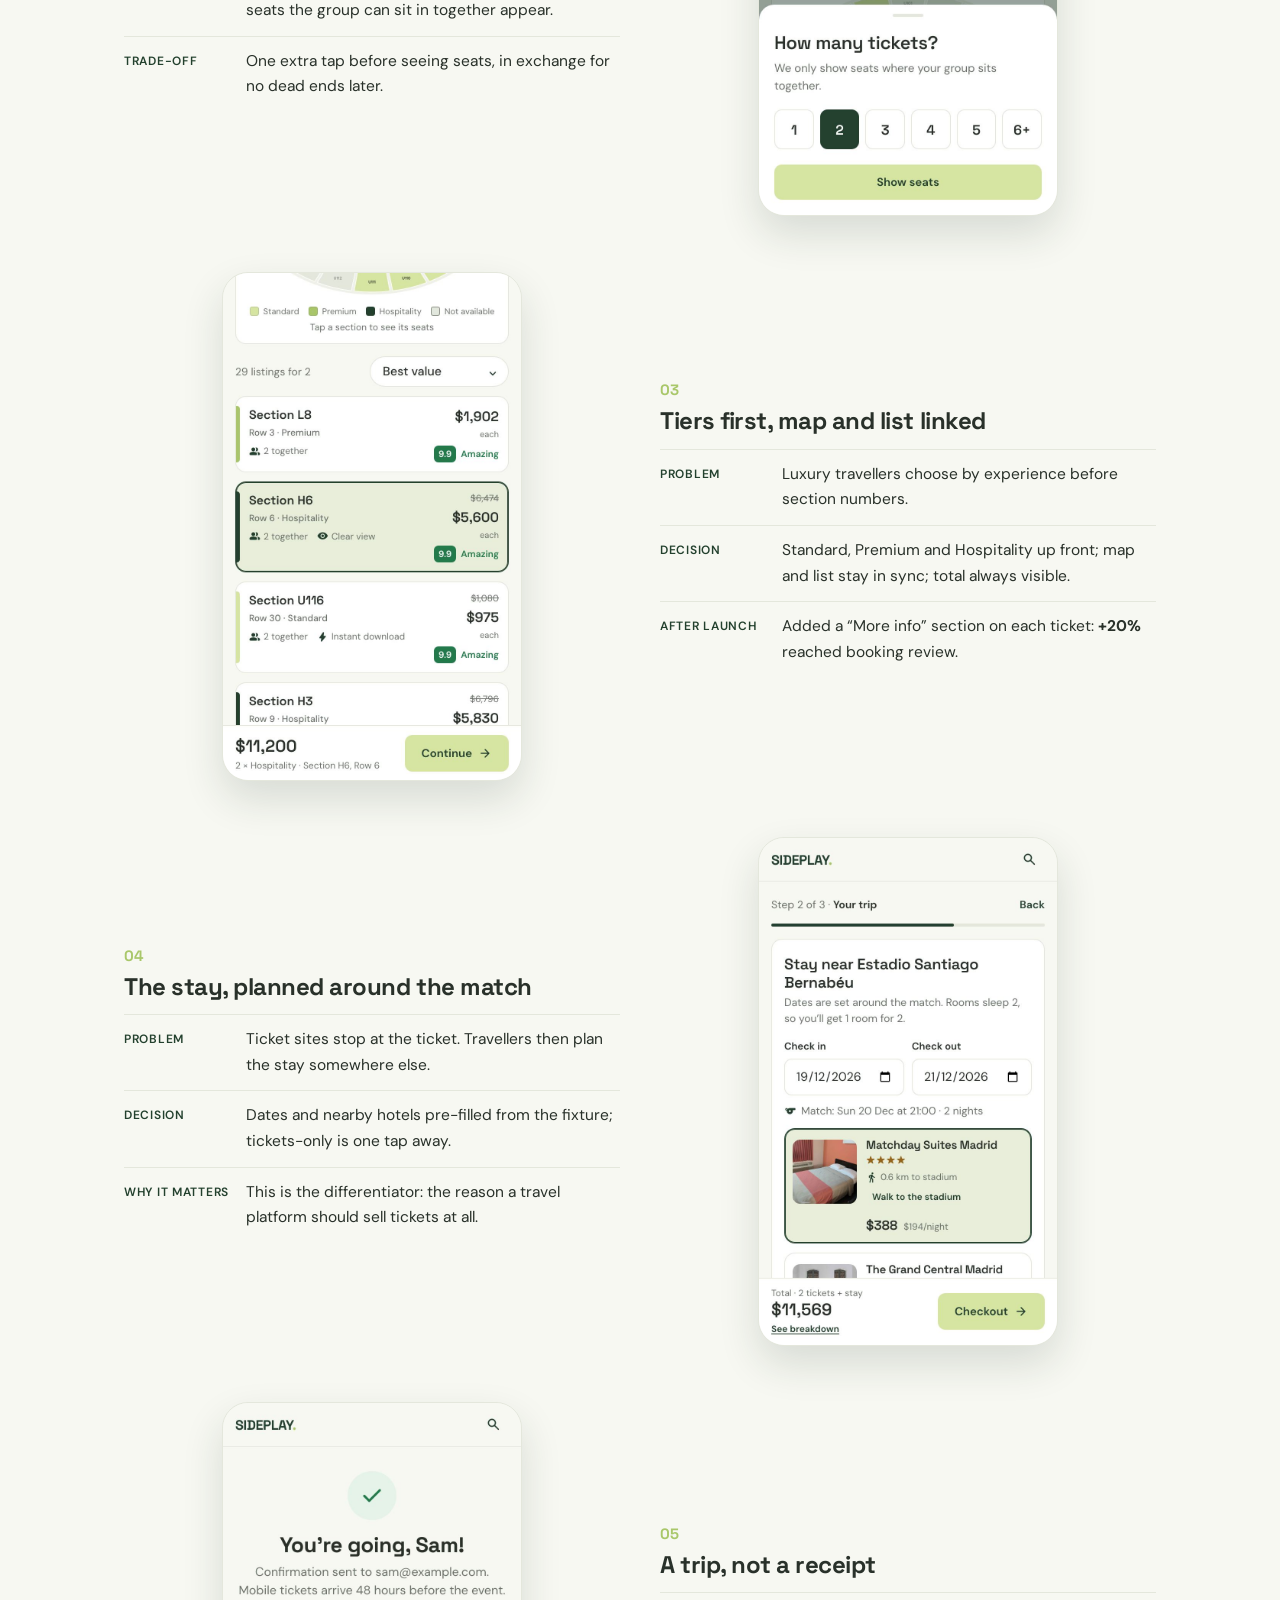
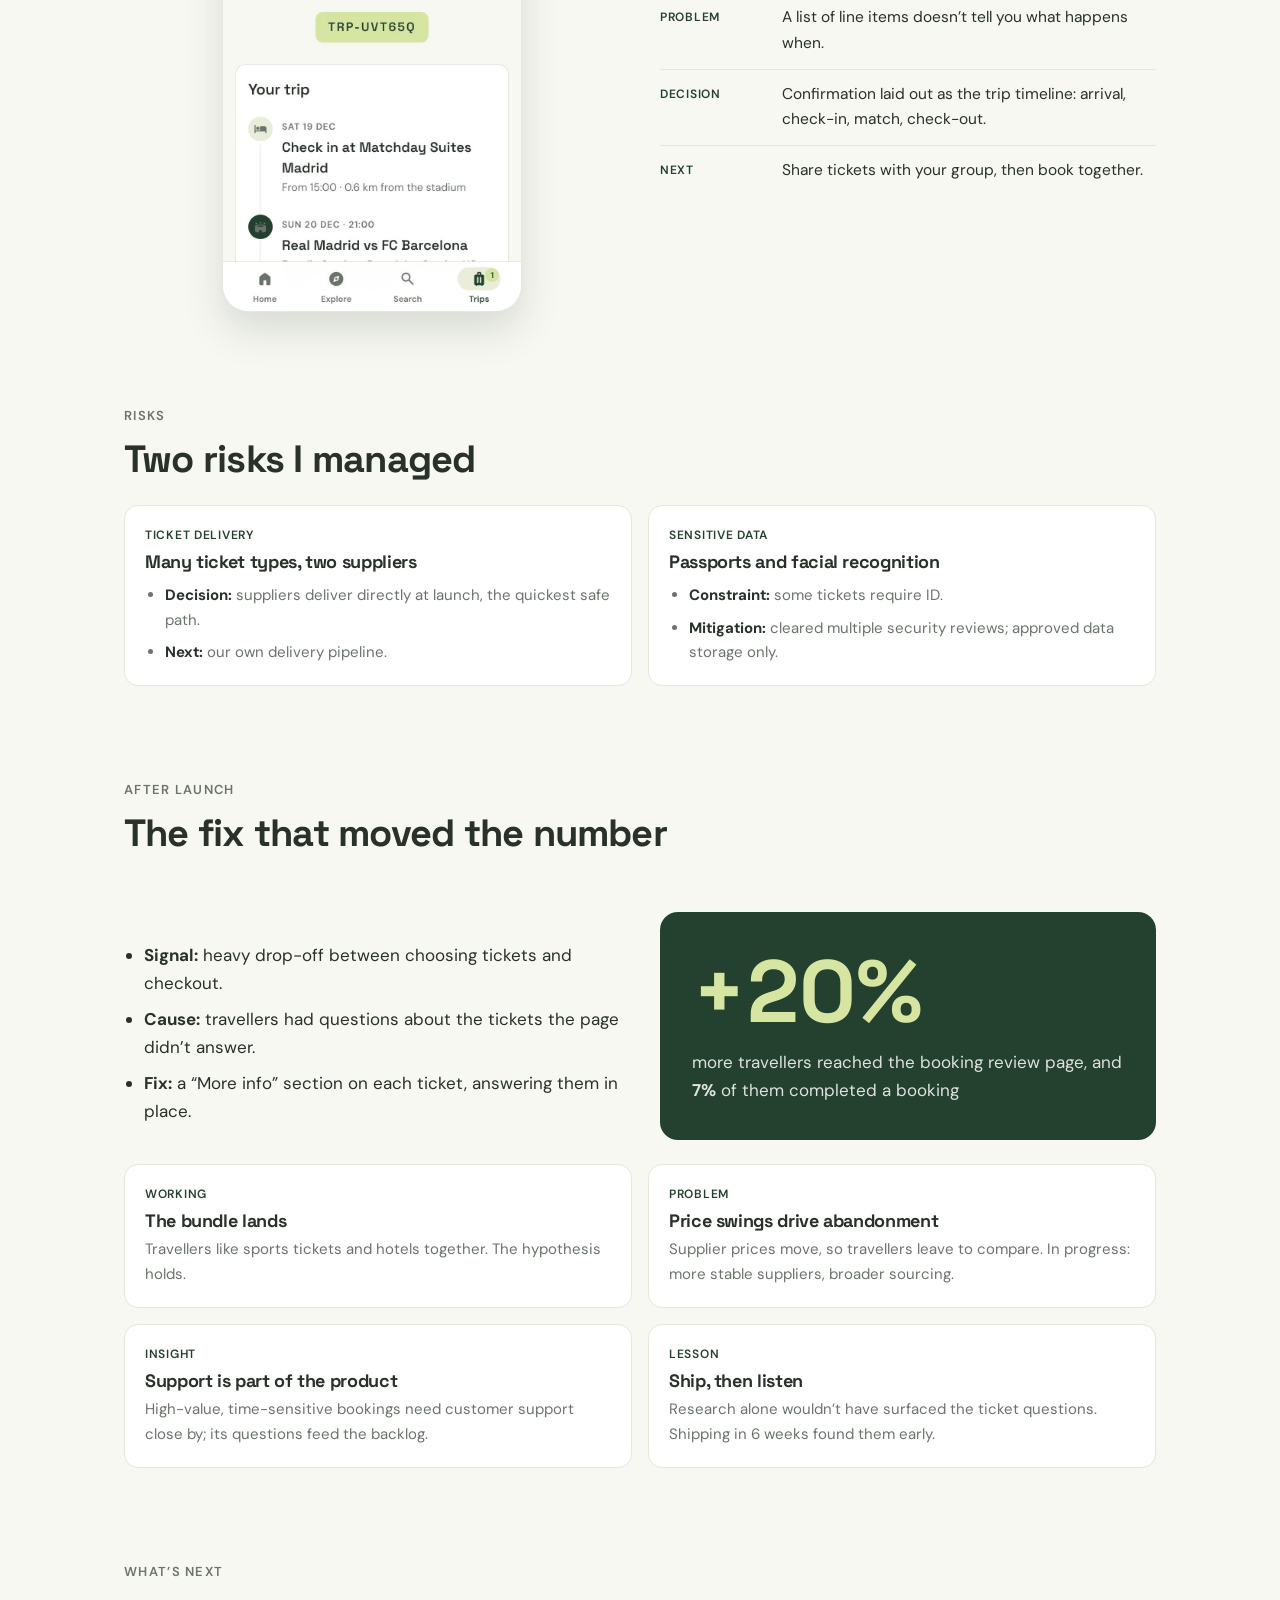
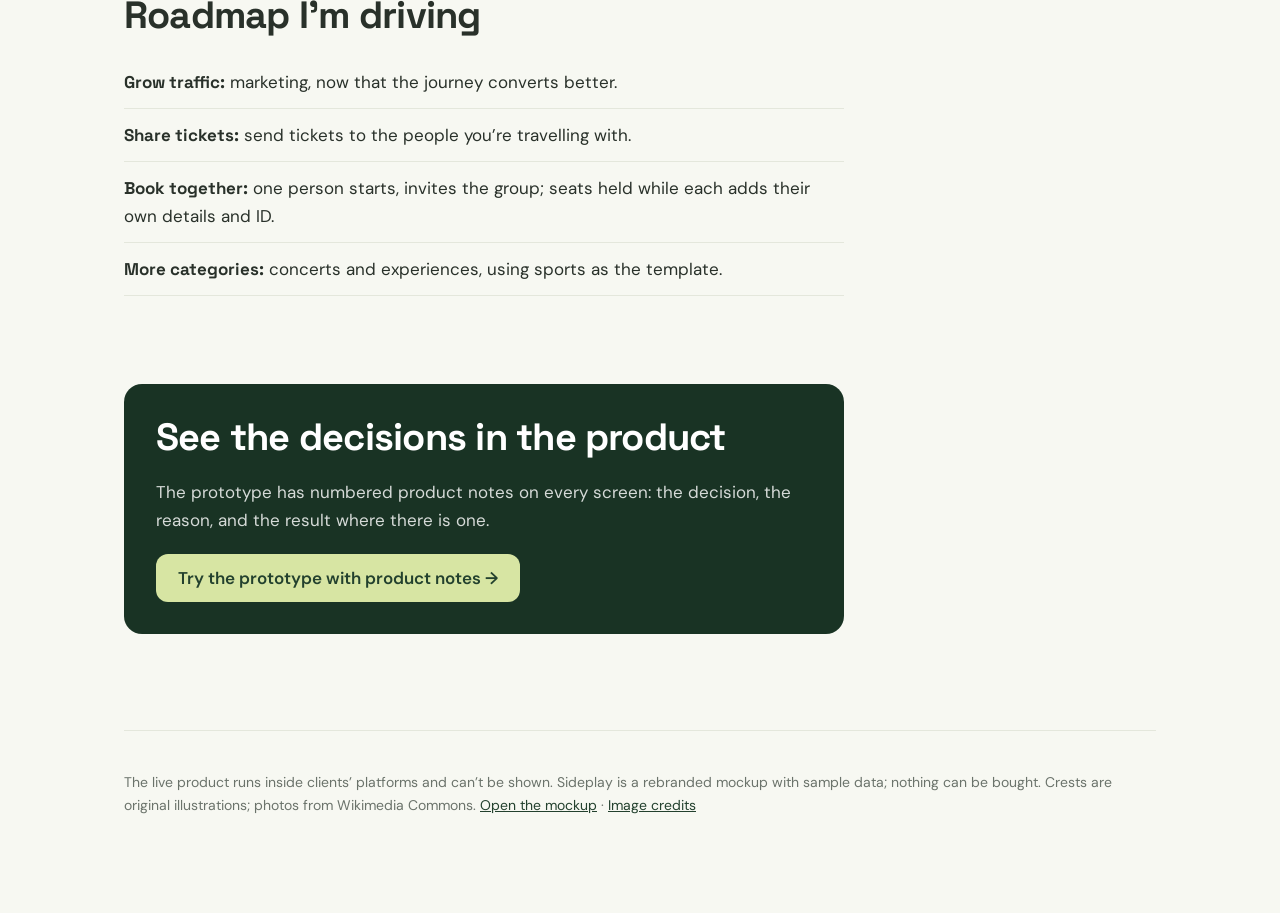
<file: sideplay/case-study/index.html>
<!doctype html>
<html lang="en">
<head>
<meta charset="utf-8">
<meta name="viewport" content="width=device-width, initial-scale=1">
<title>Sideplay case study</title>
<meta name="description" content="Product ownership case study: a sports ticketing vertical for a luxury travel platform, live with two clients, that books seats and a stay near the stadium in one flow.">
<link rel="preconnect" href="https://fonts.googleapis.com">
<link href="https://fonts.googleapis.com/css2?family=DM+Sans:opsz,wght@9..40,400;9..40,500;9..40,600&family=Space+Grotesk:wght@500;600;700&display=swap" rel="stylesheet">
<style>
:root {
  --forest: #23412e; --forest-deep: #193324; --matcha: #d7e5a3; --lime: #a9c76a; --pale: #e9eedb;
  --page: #f7f8f2; --surface: #fff; --line: #e4e7dc; --ink: #29312a; --muted: #6b736b;
  --display: "Space Grotesk", system-ui, sans-serif; --body: "DM Sans", system-ui, sans-serif;
}
* { box-sizing: border-box; margin: 0; padding: 0; }
body { font-family: var(--body); background: var(--page); color: var(--ink); font-size: 17px; line-height: 1.65; -webkit-font-smoothing: antialiased; }
a { color: var(--forest); }
img { display: block; max-width: 100%; height: auto; }
h1, h2, h3 { font-family: var(--display); letter-spacing: -.02em; line-height: 1.15; }
.wrap { max-width: 1080px; margin: 0 auto; padding: 0 24px; }
.narrow { max-width: 720px; }

/* Hero */
.top { background: var(--forest-deep); color: #fff; padding: 72px 0 0; overflow: hidden; }
.cs-back { display: flex; justify-content: space-between; gap: 16px; margin: -40px 0 40px; font-size: 14px; font-weight: 600; }
.cs-back a { color: rgba(255,255,255,.85); text-decoration: none; }
.cs-back a:hover { color: #fff; text-decoration: underline; text-underline-offset: 4px; }
.eyebrow { font-size: 13px; font-weight: 600; letter-spacing: .1em; text-transform: uppercase; color: var(--matcha); }
.top h1 { font-size: clamp(40px, 6vw, 68px); margin: 14px 0 18px; }
.top .lede { font-size: 20px; color: rgba(255,255,255,.86); max-width: 640px; }
.facts { display: grid; grid-template-columns: repeat(4, 1fr); gap: 24px; margin: 40px 0 48px; padding-top: 28px; border-top: 1px solid rgba(255,255,255,.15); }
.facts dt { font-size: 12px; font-weight: 600; letter-spacing: .08em; text-transform: uppercase; color: rgba(255,255,255,.6); }
.facts dd { font-size: 15px; margin-top: 4px; }
.mock-note { font-size: 14px; color: rgba(255,255,255,.75); max-width: 640px; margin: -16px 0 24px; padding-left: 12px; border-left: 2px solid var(--matcha); }
.cta { display: inline-flex; align-items: center; gap: 8px; height: 48px; padding: 0 22px; border-radius: 12px; background: var(--matcha); color: var(--forest); font-weight: 600; text-decoration: none; }
.cta:hover { background: var(--lime); }
.hero-shots { display: grid; grid-template-columns: 1fr 260px; gap: 24px; align-items: end; margin-top: 8px; }
.hero-shots img { border-radius: 14px 14px 0 0; box-shadow: 0 -10px 40px rgba(0,0,0,.25); }

/* Sections */
section { padding: 88px 0 0; }
.label { font-size: 13px; font-weight: 600; letter-spacing: .1em; text-transform: uppercase; color: var(--muted); }
section h2 { font-size: clamp(28px, 3.6vw, 38px); margin: 10px 0 18px; }
section p + p { margin-top: 14px; }
.callout { background: var(--pale); border-left: 4px solid var(--forest); border-radius: 0 12px 12px 0; padding: 18px 22px; margin-top: 24px; font-size: 18px; }
.callout strong { font-family: var(--display); }
table { width: 100%; border-collapse: collapse; margin-top: 24px; font-size: 15px; background: var(--surface); border: 1px solid var(--line); border-radius: 14px; overflow: hidden; }
th, td { text-align: left; padding: 14px 16px; border-bottom: 1px solid var(--line); vertical-align: top; }
th { font-family: var(--display); font-size: 15px; background: #fbfcf8; }
tr:last-child td { border-bottom: 0; }
.scroll { overflow-x: auto; }

.options { display: grid; grid-template-columns: repeat(3, 1fr); gap: 16px; margin-top: 24px; }
.opt { background: var(--surface); border: 1px solid var(--line); border-radius: 14px; padding: 20px; font-size: 15px; }
.opt h3 { font-size: 18px; margin-bottom: 8px; }
.opt.chosen { border: 2px solid var(--forest); background: var(--pale); }
.opt .tag { display: inline-block; font-size: 12px; font-weight: 600; background: var(--forest); color: #fff; border-radius: 99px; padding: 2px 10px; margin-bottom: 10px; }
.opt .why { margin-top: 10px; color: var(--muted); }

.decision { display: grid; grid-template-columns: 1fr 1fr; gap: 40px; align-items: center; margin-top: 56px; }
.decision.flip > figure { order: -1; }
.decision h3 { font-size: 24px; margin-bottom: 12px; }
.decision ul { margin: 12px 0 0 20px; }
.decision li + li { margin-top: 6px; }
figure img { border-radius: 14px; border: 1px solid var(--line); background: var(--surface); }
figcaption { font-size: 13px; color: var(--muted); margin-top: 8px; }
.phones { display: grid; grid-template-columns: repeat(2, 1fr); gap: 14px; }
.phones img { border-radius: 22px; }

.flow { display: grid; grid-template-columns: repeat(5, 1fr); gap: 14px; margin-top: 28px; }
.flow figure img { border-radius: 18px; }
.flow figcaption { font-weight: 600; color: var(--ink); }
.flow figcaption span { display: block; font-weight: 400; color: var(--muted); }

.swatches { display: flex; flex-wrap: wrap; gap: 10px; margin-top: 18px; }
.sw { width: 120px; font-size: 13px; }
.sw i { display: block; height: 56px; border-radius: 10px; border: 1px solid var(--line); margin-bottom: 6px; }

.metrics { display: grid; grid-template-columns: repeat(2, 1fr); gap: 16px; margin-top: 24px; }
.metric { background: var(--surface); border: 1px solid var(--line); border-radius: 14px; padding: 20px; }
.metric h3 { font-size: 18px; }
.metric p { font-size: 15px; color: var(--muted); margin-top: 6px; }
.metric .kind { font-size: 12px; font-weight: 600; letter-spacing: .06em; text-transform: uppercase; color: var(--forest); }

ul.plain { list-style: none; margin-top: 16px; }
ul.plain li { padding: 12px 0; border-bottom: 1px solid var(--line); }
ul.plain li strong { font-family: var(--display); }
footer { margin-top: 96px; padding: 40px 0 56px; border-top: 1px solid var(--line); font-size: 14px; color: var(--muted); }

@media (max-width: 860px) {
  .facts { grid-template-columns: repeat(2, 1fr); }
  .hero-shots { grid-template-columns: 1fr; }
  .hero-shots img:last-child { display: none; }
  .options, .metrics { grid-template-columns: 1fr; }
  .decision, .decision.flip { grid-template-columns: 1fr; gap: 20px; }
  .decision.flip > figure { order: 0; }
  .flow { grid-template-columns: repeat(5, 70%); overflow-x: auto; scroll-snap-type: x mandatory; padding-bottom: 8px; }
  .flow figure { scroll-snap-align: start; }
  section { padding-top: 64px; }
}

/* Placeholders for facts still to fill — highlighted so they can't ship by accident */
.tbd { background: #fff1d6; color: #94651a; border: 1px dashed #94651a; border-radius: 4px; padding: 0 4px; font-size: .92em; }
.top .tbd { background: rgba(255,241,214,.15); color: #ffd98a; border-color: #ffd98a; }
.tbd-block { margin-top: 14px; }
ul.own { list-style: none; margin-top: 8px; }
ul.own li { padding: 10px 0 10px 28px; position: relative; border-bottom: 1px solid var(--line); }
ul.own li::before { content: ""; position: absolute; left: 4px; top: 20px; width: 10px; height: 10px; border-radius: 3px; background: var(--forest); }
.takeaways { display: grid; grid-template-columns: repeat(3, 1fr); gap: 16px; margin-top: 20px; font-size: 15px; }
.takeaways > div { background: var(--surface); border: 1px solid var(--line); border-radius: 14px; padding: 18px; }
.kind { display: block; font-size: 12px; font-weight: 600; letter-spacing: .06em; text-transform: uppercase; color: var(--forest); margin-bottom: 6px; }
.scope { display: grid; grid-template-columns: 1fr 1fr; gap: 16px; margin-top: 24px; }
.scope .col { border-radius: 14px; padding: 22px; font-size: 15px; }
.scope .in { background: var(--pale); border: 2px solid var(--forest); }
.scope .out { background: var(--surface); border: 1px dashed #b9beb2; }
.scope h3 { font-size: 18px; margin-bottom: 10px; }
.scope ul { margin-left: 18px; }
.scope li + li { margin-top: 6px; }
ol.timeline { list-style: none; margin-top: 24px; border-left: 2px solid var(--line); padding-left: 0; }
ol.timeline li { display: grid; grid-template-columns: 120px 1fr; gap: 16px; padding: 0 0 22px 20px; position: relative; }
ol.timeline li::before { content: ""; position: absolute; left: -7px; top: 6px; width: 12px; height: 12px; border-radius: 50%; background: var(--forest); }
ol.timeline .when { font-size: 14px; color: var(--muted); padding-top: 2px; }
ol.timeline strong { font-family: var(--display); font-size: 18px; }
ol.timeline p { font-size: 15px; color: var(--muted); margin-top: 2px; }
.risks { background: var(--surface); border: 1px solid var(--line); border-radius: 14px; padding: 22px; margin-top: 12px; font-size: 15px; }
.risks h3 { font-size: 18px; margin-bottom: 8px; }
.risks ul { margin-left: 18px; }
.risks li + li { margin-top: 8px; }
.bigstat { background: var(--forest); color: #fff; border-radius: 18px; padding: 36px 32px; }
.bigstat b { display: block; font-family: var(--display); font-size: 88px; line-height: 1; color: var(--matcha); }
.bigstat span { display: block; margin-top: 12px; font-size: 17px; color: rgba(255,255,255,.85); }
.metric .result { margin-top: 10px; color: var(--ink); }
@media (max-width: 860px) {
  .takeaways, .scope { grid-template-columns: 1fr; }
  ol.timeline li { grid-template-columns: 1fr; gap: 2px; }
}

.stats { display: grid; grid-template-columns: repeat(3, 1fr); gap: 16px; margin: -16px 0 32px; }
.stats > div { background: rgba(255,255,255,.07); border: 1px solid rgba(255,255,255,.12); border-radius: 14px; padding: 18px 20px; }
.stats b { display: block; font-family: var(--display); font-size: 36px; line-height: 1.1; color: var(--matcha); }
.stats span { display: block; font-size: 14px; color: rgba(255,255,255,.78); margin-top: 4px; }
.tldr { display: grid; grid-template-columns: repeat(3, 1fr); gap: 16px; margin-top: 12px; }
.tldr > div { background: var(--surface); border: 1px solid var(--line); border-radius: 14px; padding: 20px; font-size: 16px; }
.tldr > div:last-child { background: var(--pale); border: 2px solid var(--forest); }
ol.steps { list-style: none; counter-reset: s; display: grid; grid-template-columns: repeat(3, 1fr); gap: 12px; margin-top: 20px; }
ol.steps li { counter-increment: s; background: var(--surface); border: 1px solid var(--line); border-radius: 14px; padding: 18px; font-size: 15px; }
ol.steps li::before { content: counter(s); display: inline-grid; place-items: center; width: 26px; height: 26px; border-radius: 50%; background: var(--forest); color: #fff; font-size: 13px; font-weight: 600; margin-bottom: 10px; }
ol.steps b { display: block; font-family: var(--display); font-size: 17px; }
ol.steps span { display: block; color: var(--muted); margin-top: 4px; }
.dgrid { display: grid; grid-template-columns: repeat(4, 1fr); gap: 16px; margin-top: 20px; }
.dgrid img { border-radius: 18px; }
.dgrid figcaption { font-size: 14px; color: var(--muted); margin-top: 10px; }
.dgrid figcaption b { display: block; font-family: var(--display); font-size: 16px; color: var(--ink); }
section > .metrics:not(:first-child) { margin-top: 24px; }
@media (max-width: 860px) {
  .stats, .tldr, ol.steps { grid-template-columns: 1fr; }
  .stats { margin-top: 0; }
  .dgrid { grid-template-columns: repeat(4, 72%); overflow-x: auto; scroll-snap-type: x mandatory; padding-bottom: 8px; }
  .dgrid figure { scroll-snap-align: start; }
}
.own-grid { display: grid; grid-template-columns: repeat(3, 1fr); gap: 14px; margin-top: 20px; font-size: 15px; }
.own-grid > div { background: var(--surface); border: 1px solid var(--line); border-radius: 14px; padding: 18px; }
.own-grid ul { margin-left: 18px; }
.own-grid li + li { margin-top: 4px; }
ul.pts { margin: 14px 0 0 20px; }
ul.pts li + li { margin-top: 8px; }
ul.pts.sm { font-size: 15px; color: var(--muted); margin-top: 10px; }
ul.pts.sm b { color: var(--ink); }
.decision .num { font-family: var(--display); font-weight: 700; color: var(--lime); font-size: 15px; }
.decision h3 { margin-top: 4px; }
figure.phone { max-width: 300px; justify-self: center; }
.decision.flip > figure.phone { order: 2; }
figure.phone img { border-radius: 26px; box-shadow: 0 18px 40px rgba(25,51,36,.14); }
dl.dpts { margin-top: 14px; }
dl.dpts > div { display: grid; grid-template-columns: 110px 1fr; gap: 12px; padding: 12px 0; border-top: 1px solid var(--line); font-size: 15.5px; }
dl.dpts dt { font-size: 12px; font-weight: 600; letter-spacing: .06em; text-transform: uppercase; color: var(--forest); padding-top: 3px; }
.try { background: var(--forest-deep); color: #fff; border-radius: 18px; padding: 32px; }
.try h2 { margin-top: 0; color: #fff; }
.try p { color: rgba(255,255,255,.82); margin-bottom: 20px; }
@media (max-width: 860px) {
  .own-grid { grid-template-columns: 1fr 1fr; }
  figure.phone { max-width: 240px; }
  .decision.flip > figure.phone { order: 0; }
  dl.dpts > div { grid-template-columns: 1fr; gap: 2px; }
}
@media (max-width: 520px) { .own-grid { grid-template-columns: 1fr; } }
.vswitch { position: fixed; left: 24px; bottom: 20px; z-index: 50; display: flex; gap: 2px; padding: 4px; border-radius: 99px; background: var(--forest-deep); border: 1px solid rgba(215,229,163,.45); box-shadow: 0 6px 20px rgba(25,51,36,.3); font-size: 13px; font-weight: 600; }
.vswitch a { display: inline-flex; align-items: center; height: 34px; padding: 0 14px; border-radius: 99px; color: rgba(255,255,255,.85); text-decoration: none; }
.vswitch a:hover { color: #fff; }
.vswitch a.on { background: var(--matcha); color: var(--forest); }
.vswitch .s { display: none; }
@media (max-width: 600px) { .vswitch { left: 12px; bottom: 12px; font-size: 12px; } .vswitch a { height: 32px; padding: 0 12px; } .vswitch .l { display: none; } .vswitch .s { display: inline; } }
footer { padding-bottom: 96px; }
</style>
</head>
<body>

<header class="top">
  <div class="wrap">
    <nav class="cs-back" aria-label="Back"><a href="/#work">← Back to portfolio</a><a href="../index.html?notes=1">Open the prototype</a></nav>
    <span class="eyebrow">Case study · Product Owner</span>
    <h1>Making the match part of the trip</h1>
    <p class="lede">Travellers book match tickets alongside their hotel, in one flow. As Product Owner I made the case, set the scope, designed the experience and built the frontend.</p>
    <dl class="facts">
      <div><dt>Role</dt><dd>Product Owner &amp; product builder (UX, frontend)</dd></div>
      <div><dt>Team</dt><dd>2 engineers (supplier integration, backend) and 1 designer (visual refinement). I led product, UX and frontend.</dd></div>
      <div><dt>Timeline</dt><dd>6 weeks to first launch</dd></div>
      <div><dt>Status</dt><dd>Live with 2 clients</dd></div>
    </dl>
    <div class="stats">
      <div><b>6 weeks</b><span>idea to first client launch</span></div>
      <div><b>2</b><span>clients live, 2 ticket suppliers</span></div>
      <div><b>+20%</b><span>more travellers reached booking review after a post-launch fix</span></div>
    </div>
    <a class="cta" href="../index.html?notes=1">Try the prototype with product notes →</a>
    <div class="hero-shots" style="margin-top:48px">
      <img src="img/d-home.jpg" alt="Sideplay home page on desktop with a stadium hero and trending fixtures" loading="eager">
      <img src="img/m-event-pick.jpg" alt="Seat selection on mobile with a listing selected and a sticky total" loading="eager">
    </div>
  </div>
</header>

<main class="wrap">

  <section>
    <span class="label">TL;DR</span>
    <div class="tldr">
      <div><span class="kind">Problem</span>Luxury travellers want the whole trip arranged, but the match itself was booked somewhere else.</div>
      <div><span class="kind">What I did</span>Made the case, scoped sports-only, designed and built the frontend, launched in 6 weeks, fixed the biggest drop-off.</div>
      <div><span class="kind">Result</span>Live with 2 clients. +20% more travellers reached booking review after the fix; 7% of them booked.</div>
    </div>
  </section>

  <section>
    <span class="label">My role</span>
    <h2>What I owned as Product Owner</h2>
    <div class="own-grid">
      <div><span class="kind">Strategy</span><ul><li>Made the case for a sports vertical</li><li>Defined the product hypothesis</li></ul></div>
      <div><span class="kind">Scope</span><ul><li>Sports only for release 1</li><li>Deferred concerts and experiences</li></ul></div>
      <div><span class="kind">Research</span><ul><li>Benchmarked SeatGeek, viagogo, Seat Unique</li><li>Decided what to adopt, skip, differentiate</li></ul></div>
      <div><span class="kind">UX &amp; build</span><ul><li>Designed and prototyped the flow</li><li>Built the frontend, AI-assisted</li></ul></div>
      <div><span class="kind">Risk</span><ul><li>Ticket delivery plan with suppliers</li><li>Security reviews for ID data</li></ul></div>
      <div><span class="kind">Launch &amp; iterate</span><ul><li>A/B tested entry points</li><li>Shipped the fix, owns the roadmap</li></ul></div>
    </div>
  </section>

  <section class="narrow">
    <span class="label">The opportunity</span>
    <h2>The match is often the reason for the trip</h2>
    <ul class="pts">
      <li>The company works in <b>luxury travel</b>: clients expect the stay and the reason for the trip arranged together.</li>
      <li>Hotels were covered. <b>Tickets were booked elsewhere</b>, so the platform lost the start of the trip.</li>
    </ul>
    <div class="callout"><strong>Hypothesis:</strong> if travellers can book the match and the stay in one place, the platform becomes where the trip starts, not just where the room is booked.</div>
  </section>

  <section>
    <span class="label">How I ran it</span>
    <h2>Research, prototype, ship, test</h2>
    <ol class="steps">
      <li><b>Market research</b><span>Benchmarked how SeatGeek, viagogo and Seat Unique help buyers decide.</span></li>
      <li><b>Prototype iteration</b><span>I designed the flow and iterated through clickable prototypes until fixture → seat → booking held up.</span></li>
      <li><b>Scope to sports only</b><span>One category first, to learn from one launch.</span></li>
      <li><b>Build &amp; launch</b><span>I built the frontend; 2 engineers integrated suppliers and backend. Live with client 1 in 6 weeks.</span></li>
      <li><b>A/B test entry points</b><span>Where the vertical sits in the client’s platform, to find what drives most traffic.</span></li>
      <li><b>Iterate, then client 2</b><span>Fixed post-launch friction, then rolled out to a second client.</span></li>
    </ol>
    <div class="takeaways">
      <div><span class="kind">Adopt</span>Quantity first, a seat map linked to the list, a simple value signal.</div>
      <div><span class="kind">Skip</span>Resale mechanics. Our travellers buy to attend, not to trade.</div>
      <div><span class="kind">Differentiate</span>Nobody carries the buyer into the rest of the trip. A travel platform can.</div>
    </div>
  </section>

  <section>
    <span class="label">Scope</span>
    <h2>One category first, on purpose</h2>
    <div class="scope">
      <div class="col in"><h3>In release 1</h3><ul>
        <li>Sports tickets from 2 live suppliers</li>
        <li>Browse by sport, competition, team and city</li>
        <li>Seat selection and booking alongside the hotel</li>
      </ul></div>
      <div class="col out"><h3>Deferred</h3><ul>
        <li>Concert and experience tickets</li>
        <li>Other live events</li>
        <li>A “book anything” platform</li>
      </ul></div>
    </div>
    <ul class="pts narrow">
      <li><b>Why:</b> one clean launch to measure, and a template to expand from.</li>
    </ul>
  </section>

  <section>
    <span class="label">Key UX decisions</span>
    <h2>Five decisions that shaped the flow</h2>

    <div class="decision">
      <figure class="phone"><img src="img/m-home.jpg" alt="Home page on mobile with trending matches and ways to browse" loading="lazy"></figure>
      <div>
        <span class="num">01</span><h3>Many ways in, one fixture list</h3>
        <dl class="dpts">
          <div><dt>Problem</dt><dd>Travellers start from a team, a competition or a city, and the vertical lives inside someone else’s platform.</dd></div>
          <div><dt>Decision</dt><dd>Hub pages for sport, competition, team, venue and destination, on one template, all landing on the same fixture list.</dd></div>
          <div><dt>Evidence</dt><dd>A/B tested entry points in client 1’s platform to find which drives the most traffic.</dd></div>
        </dl>
      </div>
    </div>

    <div class="decision flip">
      <figure class="phone"><img src="img/m-qty.jpg" alt="Ticket quantity bottom sheet" loading="lazy"></figure>
      <div>
        <span class="num">02</span><h3>Group size first</h3>
        <dl class="dpts">
          <div><dt>Problem</dt><dd>Travellers come as couples, families or groups; split seats ruin the trip.</dd></div>
          <div><dt>Decision</dt><dd>Ask how many tickets before showing seats; only seats the group can sit in together appear.</dd></div>
          <div><dt>Trade-off</dt><dd>One extra tap before seeing seats, in exchange for no dead ends later.</dd></div>
        </dl>
      </div>
    </div>

    <div class="decision">
      <figure class="phone"><img src="img/m-event-pick.jpg" alt="Seat selection with tiers, listings and a sticky total" loading="lazy"></figure>
      <div>
        <span class="num">03</span><h3>Tiers first, map and list linked</h3>
        <dl class="dpts">
          <div><dt>Problem</dt><dd>Luxury travellers choose by experience before section numbers.</dd></div>
          <div><dt>Decision</dt><dd>Standard, Premium and Hospitality up front; map and list stay in sync; total always visible.</dd></div>
          <div><dt>After launch</dt><dd>Added a “More info” section on each ticket: <b>+20%</b> reached booking review.</dd></div>
        </dl>
      </div>
    </div>

    <div class="decision flip">
      <figure class="phone"><img src="img/m-trip.jpg" alt="Trip step with dates set around the match and hotels nearby" loading="lazy"></figure>
      <div>
        <span class="num">04</span><h3>The stay, planned around the match</h3>
        <dl class="dpts">
          <div><dt>Problem</dt><dd>Ticket sites stop at the ticket. Travellers then plan the stay somewhere else.</dd></div>
          <div><dt>Decision</dt><dd>Dates and nearby hotels pre-filled from the fixture; tickets-only is one tap away.</dd></div>
          <div><dt>Why it matters</dt><dd>This is the differentiator: the reason a travel platform should sell tickets at all.</dd></div>
        </dl>
      </div>
    </div>

    <div class="decision">
      <figure class="phone"><img src="img/m-confirm.jpg" alt="Confirmation as a trip timeline" loading="lazy"></figure>
      <div>
        <span class="num">05</span><h3>A trip, not a receipt</h3>
        <dl class="dpts">
          <div><dt>Problem</dt><dd>A list of line items doesn’t tell you what happens when.</dd></div>
          <div><dt>Decision</dt><dd>Confirmation laid out as the trip timeline: arrival, check-in, match, check-out.</dd></div>
          <div><dt>Next</dt><dd>Share tickets with your group, then book together.</dd></div>
        </dl>
      </div>
    </div>
  </section>

  <section>
    <span class="label">Risks</span>
    <h2>Two risks I managed</h2>
    <div class="metrics">
      <div class="metric"><span class="kind">Ticket delivery</span><h3>Many ticket types, two suppliers</h3><ul class="pts sm"><li><b>Decision:</b> suppliers deliver directly at launch, the quickest safe path.</li><li><b>Next:</b> our own delivery pipeline.</li></ul></div>
      <div class="metric"><span class="kind">Sensitive data</span><h3>Passports and facial recognition</h3><ul class="pts sm"><li><b>Constraint:</b> some tickets require ID.</li><li><b>Mitigation:</b> cleared multiple security reviews; approved data storage only.</li></ul></div>
    </div>
  </section>

  <section>
    <span class="label">After launch</span>
    <h2>The fix that moved the number</h2>
    <div class="decision">
      <ul class="pts">
        <li><b>Signal:</b> heavy drop-off between choosing tickets and checkout.</li>
        <li><b>Cause:</b> travellers had questions about the tickets the page didn’t answer.</li>
        <li><b>Fix:</b> a “More info” section on each ticket, answering them in place.</li>
      </ul>
      <div class="bigstat"><b>+20%</b><span>more travellers reached the booking review page, and <strong>7%</strong> of them completed a booking</span></div>
    </div>
    <div class="metrics">
      <div class="metric"><span class="kind">Working</span><h3>The bundle lands</h3><p>Travellers like sports tickets and hotels together. The hypothesis holds.</p></div>
      <div class="metric"><span class="kind">Problem</span><h3>Price swings drive abandonment</h3><p>Supplier prices move, so travellers leave to compare. In progress: more stable suppliers, broader sourcing.</p></div>
      <div class="metric"><span class="kind">Insight</span><h3>Support is part of the product</h3><p>High-value, time-sensitive bookings need customer support close by; its questions feed the backlog.</p></div>
      <div class="metric"><span class="kind">Lesson</span><h3>Ship, then listen</h3><p>Research alone wouldn’t have surfaced the ticket questions. Shipping in 6 weeks found them early.</p></div>
    </div>
  </section>

  <section class="narrow">
    <span class="label">What’s next</span>
    <h2>Roadmap I’m driving</h2>
    <ul class="plain">
      <li><strong>Grow traffic:</strong> marketing, now that the journey converts better.</li>
      <li><strong>Share tickets:</strong> send tickets to the people you’re travelling with.</li>
      <li><strong>Book together:</strong> one person starts, invites the group; seats held while each adds their own details and ID.</li>
      <li><strong>More categories:</strong> concerts and experiences, using sports as the template.</li>
    </ul>
  </section>

  <section class="narrow">
    <div class="try">
      <h2>See the decisions in the product</h2>
      <p>The prototype has numbered product notes on every screen: the decision, the reason, and the result where there is one.</p>
      <a class="cta" href="../index.html?notes=1">Try the prototype with product notes →</a>
    </div>
  </section>

  <footer>
    <p>The live product runs inside clients’ platforms and can’t be shown. Sideplay is a rebranded mockup with sample data; nothing can be bought. Crests are original illustrations; photos from Wikimedia Commons. <a href="../index.html">Open the mockup</a> · <a href="../index.html#/credits">Image credits</a></p>
  </footer>
</main>
<nav class="vswitch" aria-label="Case study versions"><a href="index.html" class="on" aria-current="page"><span class="l">Case study</span><span class="s">Case study</span></a><a href="../index.html?notes=1"><span class="l">Prototype with notes</span><span class="s">Prototype</span></a></nav>

</body>
</html>
</file>
<file: assets/index.Bis_tNXu.css>
@font-face{font-family:Clash Display;src:url(/fonts/clash-display-500.woff2) format("woff2");font-weight:500;font-display:swap}@font-face{font-family:Clash Display;src:url(/fonts/clash-display-600.woff2) format("woff2");font-weight:600;font-display:swap}@font-face{font-family:General Sans;src:url(/fonts/general-sans-400.woff2) format("woff2");font-weight:400;font-display:swap}@font-face{font-family:General Sans;src:url(/fonts/general-sans-500.woff2) format("woff2");font-weight:500;font-display:swap}@font-face{font-family:General Sans;src:url(/fonts/general-sans-600.woff2) format("woff2");font-weight:600;font-display:swap}:root{--forest: #111f1a;--mint: #6ee7c7;--mist: #d8f5ee;--stone: #e5e7e3;--white: #fafaf7;--ink: #18211d;--rule: #c9d0cc;--muted: #4b5751;--muted-dark: #a9b5af;--forest-2: #1b2c25;--rule-dark: #2c3d36;--display: "Clash Display", "Inter", system-ui, sans-serif;--sans: "General Sans", "Inter", system-ui, sans-serif;--wrap: 1200px;--gutter: clamp(16px, 5vw, 64px);--section: clamp(48px, 7.2vw, 88px);--section-head: clamp(24px, 4vw, 40px);--r-card: 12px;--r-btn: 8px;--ease: .2s ease}*,*:before,*:after{box-sizing:border-box}html{scroll-behavior:smooth;-webkit-text-size-adjust:100%;scroll-padding-top:16px}@media(prefers-reduced-motion:reduce){html{scroll-behavior:auto}*,*:before,*:after{transition:none!important;animation:none!important}}body{margin:0;background:var(--white);color:var(--ink);font-family:var(--sans);font-size:1.0625rem;line-height:1.6;overflow-x:hidden}img{max-width:100%;display:block}a{color:inherit}h1,h2,h3,h4{font-family:var(--display);font-weight:600;line-height:1.08;margin:0;letter-spacing:-.015em;color:var(--forest)}p{margin:0}ul,ol{margin:0;padding:0;list-style:none}::selection{background:var(--mint);color:var(--forest)}:focus-visible{outline:2px solid var(--forest);outline-offset:3px;border-radius:4px}.dark :focus-visible{outline-color:var(--mint)}.wrap{max-width:var(--wrap);margin-inline:auto;padding-inline:var(--gutter)}.sr-only{position:absolute;width:1px;height:1px;padding:0;margin:-1px;overflow:hidden;clip:rect(0 0 0 0);white-space:nowrap;border:0}.skip{position:absolute;left:-9999px}.skip:focus{left:16px;top:16px;background:var(--mint);color:var(--forest);padding:8px 14px;z-index:10}.ext{font-size:.85em;margin-left:.3em}.dark{background:var(--forest);color:var(--white)}.dark h1,.dark h2,.dark h3{color:var(--white)}.eyebrow{font-size:.75rem;font-weight:600;letter-spacing:.14em;text-transform:uppercase;color:var(--muted)}.dark .eyebrow{color:var(--muted-dark)}.hl{background:linear-gradient(transparent 12%,var(--mint) 12%,var(--mint) 92%,transparent 92%);color:var(--forest);padding:0 .12em;margin:0 -.04em;box-decoration-break:clone;-webkit-box-decoration-break:clone}.btn{display:inline-flex;align-items:center;gap:8px;font-family:var(--sans);font-weight:500;font-size:.95rem;padding:12px 20px;min-height:46px;border-radius:var(--r-btn);background:var(--forest);color:var(--white);text-decoration:none;border:1px solid var(--forest);transition:background var(--ease),color var(--ease),border-color var(--ease)}.btn:hover{background:#1f3a30;border-color:#1f3a30}.btn--secondary{background:transparent;color:var(--forest);border-color:var(--rule)}.btn--secondary:hover{background:var(--mist);border-color:var(--forest)}.dark .btn{background:var(--mint);color:var(--forest);border-color:var(--mint)}.dark .btn:hover{background:#9af0d9;border-color:#9af0d9}.dark .btn--secondary{background:transparent;color:var(--white);border-color:var(--rule-dark)}.dark .btn--secondary:hover{background:var(--forest-2);border-color:var(--muted-dark)}.btn .arrow{transition:transform var(--ease)}.btn:hover .arrow{transform:translate(3px)}.text-link{font-weight:500;color:var(--forest);text-decoration:underline;text-decoration-thickness:1px;text-underline-offset:5px;text-decoration-color:var(--muted);transition:text-decoration-color var(--ease)}.text-link:hover{text-decoration-color:var(--forest);text-decoration-thickness:2px}.dark .text-link{color:var(--white);text-decoration-color:var(--muted-dark)}.dark .text-link:hover{text-decoration-color:var(--mint)}.text-link.is-soon{text-decoration:none;color:var(--muted)}.dark .text-link.is-soon{color:var(--muted-dark)}.is-soon{cursor:default}.soon-tag{display:inline-block;margin-left:6px;padding:2px 8px;border-radius:999px;font-size:.7rem;font-weight:600;letter-spacing:.04em;text-transform:uppercase;background:var(--mist);color:var(--forest)}.site-head__inner{display:flex;justify-content:space-between;align-items:center;gap:16px;padding-block:24px}.wordmark{display:inline-flex;align-items:center;gap:10px;font-family:var(--display);font-weight:600;font-size:1.2rem;text-decoration:none;letter-spacing:-.01em}.wordmark__node{width:10px;height:10px;border-radius:50%;background:var(--mint);box-shadow:0 0 0 4px #6ee7c72e}.site-head nav{display:flex;flex-wrap:wrap;align-items:center;gap:6px clamp(16px,3vw,32px);font-size:.92rem}.site-head nav a{text-decoration:none;color:var(--muted-dark);padding-block:4px;transition:color var(--ease)}.site-head nav a:hover{color:var(--white)}.site-head nav .nav-cta{color:var(--mint);font-weight:500}@media(max-width:720px){.site-head__inner{flex-direction:column;align-items:flex-start;gap:8px}.site-head nav{gap:4px 18px}}.section{padding-block:var(--section)}.section+.section{border-top:1px solid var(--rule)}.section__head{max-width:680px;margin-bottom:var(--section-head)}.section__head .eyebrow{display:block;margin-bottom:12px}.section-title{font-size:clamp(1.75rem,3.4vw,2.5rem)}.section-intro{margin-top:12px;color:var(--muted);font-size:1.125rem}.hero{padding-block:clamp(32px,5.6vw,72px) var(--section)}.hero__grid{display:grid;grid-template-columns:repeat(12,minmax(0,1fr));column-gap:clamp(16px,2.5vw,32px);row-gap:48px;align-items:center}.hero__content{grid-column:1 / span 7}.hero__aside{grid-column:8 / span 5;padding-left:clamp(0px,2vw,24px)}.hero__line{margin-top:20px;font-size:clamp(2.5rem,6vw,4.5rem);line-height:1.02;letter-spacing:-.025em}.hero__sub{margin-top:20px;font-family:var(--display);font-weight:500;font-size:clamp(1.25rem,2vw,1.5rem);line-height:1.3;color:var(--white)}.hero__intro{margin-top:14px;max-width:50ch;font-size:1.125rem;color:var(--muted-dark)}.hero__cta{display:flex;flex-wrap:wrap;gap:12px;margin-top:32px}.bot{margin:0 auto;max-width:400px}.bot svg{width:100%;height:auto;display:block;overflow:visible}.bot__shell{fill:#dfe5e1}.bot__ear{fill:#b9c4be}.bot__ear-tip{fill:var(--mint)}.bot__visor{fill:var(--forest)}.bot__rim{fill:none;stroke:#fff;stroke-width:3;stroke-linecap:round;opacity:.9}.bot__collar{fill:none;stroke:var(--forest);stroke-width:3;stroke-linecap:round}.bot__screen{fill:var(--mint);stroke:var(--forest);stroke-width:3;stroke-linejoin:round}.bot__smile{fill:none;stroke:var(--forest);stroke-width:4.5;stroke-linecap:round}.bot__arm{fill:none;stroke:#dfe5e1;stroke-width:32;stroke-linecap:round}.bot__eye{fill:var(--mint);stroke:var(--mint);stroke-width:3;stroke-linejoin:round}.bot__glints circle{fill:#fff;opacity:.85}.bot__blush{fill:#f59a9a;opacity:.7}.bot__shadow{fill:#000;opacity:.3;transform-box:fill-box;transform-origin:center;animation:bot-shadow 2s ease-in-out infinite alternate}.bot__bubble-bg{fill:var(--mint)}.bot__hi{font-family:var(--display);font-weight:600;font-size:24px;fill:var(--forest)}.bot__float{animation:bot-float 2s ease-in-out infinite alternate}.bot__head{transform-box:view-box;transform-origin:200px 204px;animation:bot-tilt 4s ease-in-out infinite both}.bot__glints{animation:bot-glints 4s ease-in-out infinite both}.bot__blush{animation:bot-blush 4s ease-in-out infinite both}.bot__wave{transform-box:view-box;transform-origin:246px 218px;animation:bot-wave 4s ease-in-out infinite both}.bot__bubble{transform-box:fill-box;transform-origin:10% 100%;animation:bot-bubble 4s ease-in-out infinite both}@keyframes bot-float{0%{transform:translateY(0)}to{transform:translateY(-8px)}}@keyframes bot-shadow{0%{transform:scale(1);opacity:.3}to{transform:scale(.86);opacity:.2}}@keyframes bot-glints{0%,18%{opacity:1}24%,92%{opacity:0}98%,to{opacity:1}}@keyframes bot-blush{0%,30%{opacity:0}40%,82%{opacity:.7}92%,to{opacity:0}}@keyframes bot-tilt{0%,38%{transform:rotate(0)}48%,70%{transform:rotate(-5deg)}80%,to{transform:rotate(0)}}@keyframes bot-wave{0%,38%{transform:rotate(0)}45%{transform:rotate(-82deg)}51%{transform:rotate(-64deg)}57%{transform:rotate(-84deg)}63%{transform:rotate(-64deg)}69%{transform:rotate(-82deg)}78%,to{transform:rotate(0)}}@keyframes bot-bubble{0%,40%{opacity:0;transform:scale(.6)}47%{opacity:1;transform:scale(1.08)}51%,80%{opacity:1;transform:scale(1)}87%,to{opacity:0;transform:scale(.8)}}.now{display:inline-flex;align-items:center;gap:10px;margin-top:24px;padding:8px 14px 8px 12px;border-radius:999px;border:1px solid var(--rule-dark);background:var(--forest-2);font-size:.9rem;color:var(--muted-dark);text-decoration:none;transition:border-color var(--ease),color var(--ease)}.now b{color:var(--white);font-weight:600}.now:hover{border-color:var(--mint);color:var(--white)}.now__dot{width:8px;height:8px;border-radius:50%;background:var(--mint);box-shadow:0 0 #6ee7c799;animation:now-pulse 2.4s ease-out infinite;flex:none}@keyframes now-pulse{0%{box-shadow:0 0 #6ee7c78c}70%,to{box-shadow:0 0 0 8px #6ee7c700}}.hero__foot{grid-column:1 / -1;display:flex;flex-wrap:wrap;justify-content:space-between;gap:8px 24px;padding-top:18px;border-top:1px solid var(--rule-dark)}@media(max-width:960px){.hero__content,.hero__aside{grid-column:1 / -1}.hero__aside{max-width:520px}}.grid{display:grid;gap:clamp(20px,2.5vw,28px);grid-template-columns:repeat(2,minmax(0,1fr))}@media(max-width:720px){.grid{grid-template-columns:1fr}}.card{position:relative;display:flex;flex-direction:column;background:#fff;border:1px solid var(--rule);border-radius:var(--r-card);overflow:hidden;transition:border-color var(--ease),transform var(--ease);scroll-margin-top:24px}.card:not(.card--soon):hover{border-color:var(--forest);transform:translateY(-2px)}.card:target{outline:2px solid var(--forest);outline-offset:3px}.card__frame{position:relative;aspect-ratio:16 / 10;overflow:hidden;border-bottom:1px solid var(--rule);background:radial-gradient(circle at 85% 0%,rgba(110,231,199,.35),transparent 55%),var(--mist);padding:44px 32px 0}.card__screen{height:100%;display:flex;flex-direction:column;overflow:hidden;border-radius:10px 10px 0 0;background:#fff;box-shadow:0 0 0 1px #111f1a14,0 18px 40px -18px #111f1a59;transition:transform .4s cubic-bezier(.2,.8,.2,1)}.card__bar{flex:none;display:flex;gap:5px;align-items:center;height:22px;padding:0 10px;background:var(--stone);border-bottom:1px solid var(--rule)}.card__bar i{width:7px;height:7px;border-radius:50%;background:var(--rule)}.card__screen img{flex:1;min-height:0;width:100%;object-fit:cover;object-position:top center}@media(max-width:480px){.card__frame{padding:36px 20px 0}}@media(hover:none){.card .card__strip{display:none}}.card__strip{position:absolute;left:12px;right:12px;bottom:12px;display:flex;flex-wrap:wrap;gap:6px;padding:10px 12px;border-radius:10px;background:var(--forest);box-shadow:0 10px 24px -12px #111f1a99}.card__strip li{font-size:.8rem;font-weight:500;color:var(--white);display:inline-flex;align-items:center}.card__strip li+li:before{content:"";width:4px;height:4px;border-radius:50%;background:var(--mint);margin:0 8px 0 2px}@media(hover:hover){.card__strip{opacity:0;transform:translateY(12px);transition:opacity var(--ease),transform .25s cubic-bezier(.2,.8,.2,1)}.card:hover .card__strip,.card:focus-within .card__strip{opacity:1;transform:none}.card:not(.card--soon):hover .card__screen{transform:translateY(-6px)}}.card__placeholder{position:absolute;inset:0;display:flex;align-items:flex-end;padding:24px;font-family:var(--display);font-weight:600;font-size:1.75rem;color:var(--forest);background:var(--mist)}.card__badge{position:absolute;top:14px;left:14px;display:inline-flex;align-items:center;gap:6px;padding:4px 10px;border-radius:999px;background:var(--forest);color:var(--white);font-size:.72rem;font-weight:600;letter-spacing:.04em;text-transform:uppercase}.card__badge--live:before{content:"";width:6px;height:6px;border-radius:50%;background:var(--mint)}.card__arrow{position:absolute;top:14px;right:14px;display:grid;place-items:center;width:36px;height:36px;border-radius:var(--r-btn);background:var(--white);border:1px solid var(--rule);color:var(--forest);transition:background var(--ease)}.card:not(.card--soon):hover .card__arrow{background:var(--mint);border-color:var(--mint)}.card__arrow svg{width:16px;height:16px;stroke:currentColor;fill:none;stroke-width:1.75;stroke-linecap:round;stroke-linejoin:round}.card__body{display:flex;flex-direction:column;flex:1;padding:22px 24px 24px}.card__num{font-size:.75rem;font-weight:600;letter-spacing:.14em;text-transform:uppercase;color:var(--muted)}.card__title{margin-top:10px;font-size:clamp(1.5rem,2.3vw,1.875rem)}.card__desc{margin-top:10px;color:var(--muted)}.card__tags{display:flex;flex-wrap:wrap;gap:6px;margin-top:16px}.card__tags li{font-size:.8rem;font-weight:500;padding:4px 10px;border-radius:999px;background:var(--mist);color:var(--forest)}.card__cta{margin-top:auto;padding-top:22px;align-self:flex-start;display:inline-flex;align-items:center;gap:6px}.card__cta.is-soon .soon-tag{display:none}.card__cta:not(.is-soon):after{content:"";position:absolute;inset:0}.about__origin{margin-top:28px;color:var(--muted)}.about{display:grid;grid-template-columns:repeat(12,minmax(0,1fr));column-gap:clamp(16px,2.5vw,32px);row-gap:32px}.about .section__head{grid-column:1 / span 4;margin-bottom:0}.about__body{grid-column:6 / -1}.about__lead{font-family:var(--display);font-weight:500;font-size:clamp(1.35rem,2.2vw,1.75rem);line-height:1.3;color:var(--forest)}.about__body p+p{margin-top:16px}.about__body>p:not(.about__lead){color:var(--muted)}.proof{display:grid;grid-template-columns:repeat(2,minmax(0,1fr));gap:12px;margin-top:28px}.proof li{padding:16px 18px;border:1px solid var(--rule);border-radius:var(--r-card);background:#fff}.viz{display:block;width:100%;max-width:132px;height:auto;margin-bottom:10px;overflow:visible}.viz__line{fill:none;stroke:var(--muted);stroke-width:2;stroke-linecap:round}.viz__base{stroke:var(--rule);stroke-width:1.5}.viz__node{fill:#fff;stroke:var(--muted);stroke-width:2}.viz__dot{fill:var(--mint);stroke:var(--forest);stroke-width:1.5}.viz__halo{fill:var(--mint);opacity:.25}.viz__bar{fill:var(--mist);stroke:var(--rule);stroke-width:1}.viz__bar--hi{fill:var(--mint);stroke:var(--forest)}.viz__seg{fill:var(--forest)}.viz__seg--more{fill:none;stroke:var(--forest);stroke-width:1.5;stroke-dasharray:3 3}.js-reveal .proof .viz__draw{stroke-dasharray:140;stroke-dashoffset:140}.js-reveal .proof .viz__pop,.js-reveal .proof .viz__halo{opacity:0;transform:scale(.4);transform-box:fill-box;transform-origin:center}.js-reveal .proof .viz__bar,.js-reveal .proof .viz__seg{transform:scaleY(0);transform-box:fill-box;transform-origin:bottom}.js-reveal .proof .viz__seg{transform:scaleX(0);transform-origin:left}.js-reveal .proof.is-in .viz__draw{stroke-dashoffset:0;transition:stroke-dashoffset .9s ease-out}.js-reveal .proof.is-in .viz__pop{opacity:1;transform:none;transition:opacity .25s ease .75s,transform .35s cubic-bezier(.3,1.6,.5,1) .75s}.js-reveal .proof.is-in .viz__halo{opacity:.25;transform:none;transition:opacity .4s ease .85s,transform .5s ease .85s}.js-reveal .proof.is-in .viz__bar,.js-reveal .proof.is-in .viz__seg{transform:none;transition:transform .6s cubic-bezier(.2,.8,.2,1) var(--d)}.proof__value{display:block;font-family:var(--display);font-weight:600;font-size:1.75rem;line-height:1.1;color:var(--forest)}.proof__label{display:block;margin-top:4px;font-size:.9rem;line-height:1.4;color:var(--muted)}.proof__label{color:var(--ink);font-weight:500}.proof__note{display:block;margin-top:8px;padding-top:8px;border-top:1px dashed var(--rule);font-size:.82rem;line-height:1.45;color:var(--muted)}@media(max-width:480px){.proof{grid-template-columns:1fr}}.about__skills{margin-top:32px}.chips{display:flex;flex-wrap:wrap;gap:8px;margin-top:12px}.chips li{font-size:.88rem;font-weight:500;padding:6px 14px;border-radius:999px;background:var(--mist);color:var(--forest)}.about__links{display:flex;flex-wrap:wrap;gap:24px;margin-top:32px}@media(max-width:960px){.about .section__head,.about__body{grid-column:1 / -1}}.contact{padding-block:var(--section);border-top:1px solid var(--rule)}.contact__line{margin-top:12px;font-size:clamp(2.25rem,5.5vw,4rem);line-height:1.04;max-width:16ch}.contact__intro{margin-top:16px;max-width:48ch;color:var(--muted);font-size:1.125rem}.contact__links{display:flex;flex-wrap:wrap;align-items:center;gap:16px 32px;margin-top:32px}.contact__links .btn{overflow-wrap:anywhere}.resume__head{display:flex;flex-wrap:wrap;justify-content:space-between;align-items:flex-end;gap:16px 24px;margin-bottom:24px}.resume__head .eyebrow{margin-bottom:8px}.resume__actions{display:flex;flex-wrap:wrap;gap:12px}.resume__doc{display:block;width:100%;height:min(1100px,85vh);border:1px solid var(--rule);border-radius:var(--r-card);background:#fff}.resume__fallback{padding:24px;color:var(--muted)}.rail{position:fixed;left:clamp(16px,2.2vw,36px);top:50%;transform:translate(-8px,-50%);display:none;flex-direction:column;gap:44px;z-index:5;opacity:0;pointer-events:none;transition:opacity .25s ease,transform .25s ease}@media(min-width:1240px){.rail{display:flex}}.rail.is-visible{opacity:1;pointer-events:auto;transform:translateY(-50%)}.rail__track{position:absolute;left:6px;top:7px;bottom:7px;width:1.5px;background:var(--rule);border-radius:1px}.rail__fill{position:absolute;inset:0;background:var(--forest);transform-origin:top;transform:scaleY(var(--p, 0));transition:transform .15s linear}.rail__stop{position:relative;display:flex;align-items:center;gap:12px;text-decoration:none}.rail__node{width:13px;height:13px;border-radius:50%;background:var(--white);border:1.5px solid var(--rule);transition:background var(--ease),border-color var(--ease),box-shadow var(--ease)}.rail__stop.is-past .rail__node{border-color:var(--forest);background:var(--forest)}.rail__stop[aria-current] .rail__node{background:var(--mint);border-color:var(--forest);box-shadow:0 0 0 4px #6ee7c74d}.rail__label{font-size:.78rem;font-weight:500;color:var(--forest);white-space:nowrap;padding:3px 8px;border-radius:6px;background:var(--white);border:1px solid var(--rule);opacity:0;transform:translate(-4px);transition:opacity var(--ease),transform var(--ease)}.rail__stop:hover .rail__label,.rail__stop:focus-visible .rail__label{opacity:1;transform:none}.site-foot{font-size:.88rem}.site-foot__inner{display:flex;flex-wrap:wrap;justify-content:space-between;align-items:center;gap:12px 32px;padding-block:28px}.site-foot__links{display:flex;flex-wrap:wrap;gap:8px 24px}.site-foot__meta{color:var(--muted-dark)}
</file>
<file: hearth/styles.css>
/* ============================================================
   HEARTH SHOWCASE — Travel Intelligence brand system
   Navy for structure, Signal Blue for actions, Sky Mist for panels,
   Cloud canvas. Warm Signal gold only for offer cues. Manrope for
   display, Inter for interface, tabular numbers for prices.
   The page frames the story; the product lives inside .frame.
   ============================================================ */
:root {
  --navy: #172c52;      /* Intelligence Navy: structure, headings, nav */
  --signal: #4169b2;    /* Signal Blue: primary actions, active states */
  --sky: #dce8fc;       /* Sky Mist: feature panels, selected surfaces */
  --stone: #e7ecf4;     /* cool neutral panels */
  --white: #f5f7fb;     /* Cloud: default canvas */
  --ink: #202938;       /* Graphite: primary text */
  --rule: #d3dae6;
  --muted: #5d6880;     /* Muted Slate, nudged darker for small text */
  --muted-dark: #aebad0;
  --offer: #d59a43; --offer-ink: #8a5a12; --offer-bg: #fbf1e1;   /* Warm Signal */
  --rb: #5d6880; --rb-bg: #ffffff;                               /* rolled back: quiet, not alarming */
  --display: "Manrope", "Inter", system-ui, sans-serif;
  --sans: "Inter", system-ui, sans-serif;
  --r-card: 14px;
  --r-btn: 10px;
}

* { box-sizing: border-box; margin: 0; padding: 0; }
body { font-family: var(--sans); font-size: 16px; line-height: 1.6; background: var(--white); color: var(--ink); -webkit-font-smoothing: antialiased; }
a { color: inherit; text-decoration: none; }
button, input { font: inherit; color: inherit; }
button { border: 0; background: none; cursor: pointer; }
ul, ol { list-style: none; }
h1, h2, h3, h4 { font-family: var(--display); font-weight: 800; line-height: 1.1; letter-spacing: -0.015em; color: var(--navy); }
:focus-visible { outline: 2px solid var(--navy); outline-offset: 2px; }
::selection { background: var(--sky); color: var(--navy); }
.ms { font-family: "Material Symbols Rounded"; font-size: 20px; line-height: 1; font-weight: normal; font-style: normal; display: inline-block; vertical-align: middle; font-feature-settings: "liga"; }
.wrap { max-width: 1200px; margin: 0 auto; padding: 0 clamp(16px, 4vw, 48px); }

.btn { display: inline-flex; align-items: center; justify-content: center; gap: 8px; min-height: 44px; padding: 10px 18px; border-radius: var(--r-btn); font-weight: 600; font-size: 15px; text-align: center; transition: background .2s, border-color .2s; }
.btn .ms { font-size: 18px; }
.btn-dark { background: var(--navy); color: #fff; }
.btn-dark:hover { background: #0f2140; }
.btn-ghost { border: 1px solid var(--rule); background: #fff; }
.btn-ghost:hover { border-color: var(--navy); }

/* ---------- Top + journey ---------- */
.top-in { display: flex; align-items: center; height: 60px; }
.me { font-family: var(--display); font-weight: 800; font-size: 18px; color: var(--navy); }
.top-tag { margin-left: auto; font-size: 14px; color: var(--muted); }
.top-back { display: inline-flex; align-items: center; gap: 4px; font-weight: 600; color: var(--navy); }
.top-back .ms { font-size: 18px; }
.top-back:hover { color: var(--signal); text-decoration: underline; text-underline-offset: 4px; }

.journey { position: sticky; top: 0; z-index: 20; background: color-mix(in srgb, var(--white) 92%, transparent); backdrop-filter: blur(10px); border-bottom: 1px solid var(--stone); }
.journey ol { display: flex; align-items: center; gap: 6px; height: 56px; }
.journey li { display: flex; align-items: center; gap: 6px; }
.journey li + li::before { content: ""; width: clamp(8px, 3vw, 40px); height: 1px; background: var(--rule); }
.journey li.done + li::before, .journey li.on::before { background: var(--navy); }
.journey a { display: flex; align-items: center; gap: 8px; padding: 6px 10px 6px 6px; border-radius: 99px; font-size: 14px; font-weight: 500; color: var(--muted); }
.journey a:hover { background: var(--stone); }
.node { display: grid; place-items: center; width: 26px; height: 26px; border-radius: 50%; border: 1px solid var(--rule); background: #fff; font-size: 12px; font-weight: 600; }
.node .ms { font-size: 15px; }
.journey .done .node { background: var(--navy); border-color: var(--navy); color: #fff; }
.journey .on a { background: var(--navy); color: #fff; }
.journey .on .node { background: var(--signal); border-color: var(--signal); color: #fff; }
@media (max-width: 719.98px) { .journey li:not(.on) .j-name { display: none; } .journey a { padding: 4px; } .journey .on a { padding-right: 12px; } .journey ol { justify-content: space-between; } }

/* ---------- Intro + stop header ---------- */
.eyebrow { display: flex; flex-wrap: wrap; align-items: center; gap: 8px; font-size: 13px; font-weight: 600; letter-spacing: .06em; text-transform: uppercase; color: var(--muted); }
.eyebrow .num { padding: 1px 8px; border-radius: 99px; background: var(--sky); color: var(--navy); letter-spacing: 0; }
.tag-rb { padding: 0 8px; border-radius: 99px; background: #fff; border: 1px solid var(--rule); color: var(--rb); letter-spacing: .02em; }
.lede { color: var(--muted); max-width: 640px; }
.cover { padding: clamp(36px, 6vw, 72px) 0 64px; }
.cover h1 { font-size: clamp(34px, 5.4vw, 60px); margin: 12px 0 14px; max-width: 820px; }
.meta { display: flex; flex-wrap: wrap; gap: 6px 10px; margin-top: 16px; font-size: 14px; }
.meta span { padding: 4px 12px; border-radius: 99px; border: 1px solid var(--rule); }
.stop { padding: clamp(28px, 5vw, 48px) 0 56px; }
.stop-head h2 { font-size: clamp(30px, 4.6vw, 52px); margin-top: 10px; max-width: 900px; }
.stop-grid { display: grid; gap: 24px; margin-top: 28px; }
@media (min-width: 1024px) { .stop-grid { grid-template-columns: minmax(0, 1.7fr) minmax(0, 1fr); align-items: start; gap: 40px; } .story { position: sticky; top: 80px; } }

.controls { margin-bottom: 12px; }
.seg { display: inline-flex; padding: 3px; border-radius: 99px; background: var(--stone); }
.seg button { height: 34px; padding: 0 16px; border-radius: 99px; font-size: 14px; font-weight: 500; color: var(--muted); }
.seg button[aria-pressed="true"] { background: #fff; color: var(--navy); font-weight: 600; box-shadow: 0 1px 3px rgba(23,44,82,.12); }
.hint { display: flex; align-items: center; justify-content: center; gap: 6px; margin-top: 12px; font-size: 13px; color: var(--muted); }
.hint .ms { font-size: 18px; }

/* ---------- Story card ---------- */
.story { background: #fff; border: 1px solid var(--stone); border-radius: var(--r-card); padding: 22px; }
.story h3, .why-h, .impact-grid h3 { font-family: var(--sans); font-size: 12px; font-weight: 600; letter-spacing: .08em; text-transform: uppercase; color: var(--muted); margin-bottom: 10px; }
.changed { display: grid; gap: 10px; }
.changed li { position: relative; padding-left: 20px; }
.changed li::before { content: ""; position: absolute; left: 2px; top: .62em; width: 8px; height: 8px; border-radius: 50%; background: var(--signal); }
.result { display: grid; gap: 2px; margin-top: 20px; padding: 18px; border-radius: var(--r-card); background: var(--navy); color: #fff; }
.result > b { font-family: var(--display); font-weight: 800; font-size: 34px; line-height: 1.1; color: var(--sky); font-variant-numeric: tabular-nums; }
.result small { color: var(--muted-dark); font-size: 13px; }
.result--rb { background: var(--rb-bg); color: var(--ink); border: 1.5px dashed var(--rule); }
.result--rb > b { color: var(--rb); }
.result--rb small { color: var(--rb); }
.more { margin-top: 14px; border-top: 1px solid var(--stone); }
.more summary { display: flex; align-items: center; justify-content: space-between; padding: 12px 0 2px; font-weight: 600; font-size: 14px; cursor: pointer; list-style: none; }
.more summary::-webkit-details-marker { display: none; }
.more[open] summary .ms { transform: rotate(180deg); }
.more-body { display: grid; gap: 10px; padding-top: 8px; font-size: 14.5px; color: var(--muted); }
.rb-note { padding: 10px 12px; border-left: 3px solid var(--navy); background: var(--stone); color: var(--ink); border-radius: 0 8px 8px 0; }
.trade { width: 100%; border-collapse: collapse; font-size: 13px; color: var(--ink); }
.trade th { text-align: left; font-weight: 600; padding: 6px 8px; background: var(--stone); }
.trade td { padding: 6px 8px; border-top: 1px solid var(--stone); vertical-align: top; }

.pager { display: flex; justify-content: space-between; gap: 12px; margin-top: 36px; }

/* ---------- Outcome ---------- */
.stop-head .hl { background: linear-gradient(transparent 58%, var(--sky) 58%); padding: 0 4px; }
.impact .lede { margin-top: 10px; font-size: 18px; }
.why-h { margin-top: 32px; }
.why { display: grid; gap: 10px; }
.why a { display: grid; grid-template-columns: 150px 1fr 20px; gap: 16px; align-items: center; padding: 16px 18px; border: 1px solid var(--stone); border-radius: var(--r-card); background: #fff; }
.why a:hover { border-color: var(--navy); }
.why-n { font-family: var(--display); font-weight: 800; font-variant-numeric: tabular-nums; font-size: 22px; color: var(--navy); white-space: nowrap; }
.why .ms { color: var(--muted); font-size: 18px; }
.why .rb .why-n { color: var(--rb); }
@media (max-width: 599.98px) { .why a { grid-template-columns: 1fr 20px; } .why-n { grid-column: 1 / -1; } }
.impact-grid { display: grid; gap: 16px; margin-top: 28px; }
@media (min-width: 768px) { .impact-grid { grid-template-columns: 1.4fr 1fr; } }
.impact-grid section { padding: 22px; border: 1px solid var(--stone); border-radius: var(--r-card); background: #fff; }

.ftr { border-top: 1px solid var(--stone); padding: 22px 0; font-size: 13px; color: var(--muted); }
.ftr a, .credits a { text-decoration: underline; }
.credits { margin-top: 16px; display: grid; gap: 8px; font-size: 13px; }

/* ============================================================
   THE FRAME — Hearth's own product look starts here
   ============================================================ */
.frame {
  --harbour: #172c52; --harbour-deep: #0f2140; --sea: #4169b2; --sea-2: #34589a; --sea-pale: #dce8fc;
  --page: #f5f7fb; --surface: #fff; --subtle: #eef2f8; --line: #dde3ee; --h-ink: #202938; --h-muted: #5d6880;
  --save: #2f5597; --save-bg: #e8effc; --gold: #d59a43; --warn: #8a5a12; --warn-bg: #fbf1e1;
  font-family: "Inter", system-ui, sans-serif; font-size: 14px; line-height: 1.5; color: var(--h-ink); font-variant-numeric: tabular-nums;
  background: var(--surface); border-radius: 16px; overflow: hidden; border: 1px solid var(--rule);
  box-shadow: 0 1px 2px rgba(23,44,82,.05), 0 24px 56px rgba(23,44,82,.12);
}
.frame h3, .frame h4 { font-family: "Manrope", "Inter", sans-serif; font-weight: 700; color: var(--h-ink); letter-spacing: -0.01em; line-height: 1.2; }
.frame-bar { display: flex; align-items: center; gap: 12px; height: 38px; padding: 0 14px; background: var(--subtle); border-bottom: 1px solid var(--line); font-size: 12px; color: var(--h-muted); }
.h-logo { display: flex; align-items: center; gap: 6px; font-family: "Manrope", sans-serif; font-weight: 800; font-size: 15px; color: var(--harbour); }
.h-logo i { width: 14px; height: 14px; border-radius: 50% 50% 3px 3px; background: linear-gradient(var(--sea) 0 55%, var(--harbour) 55%); }
.url { overflow: hidden; text-overflow: ellipsis; white-space: nowrap; }
.frame .muted { color: var(--h-muted); }
.frame .small { font-size: 13px; }
.frame s { color: var(--h-muted); font-size: .9em; }
.frame .btn { min-height: 40px; padding: 8px 16px; font-size: 14px; }
.frame .btn-primary { background: var(--sea); color: #fff; }
.frame .btn-primary:hover { background: var(--sea-2); }
.frame .wide { width: 100%; }

/* drag to compare: before on the left, after on the right */
.cmp { --h: 540px; position: relative; display: grid; max-height: var(--h); overflow: hidden; container-type: inline-size; user-select: none; }
.cmp::after { content: ""; position: absolute; left: 0; right: 0; bottom: 0; height: 56px; background: linear-gradient(transparent, var(--page)); pointer-events: none; z-index: 2; }
.layer { grid-area: 1 / 1; padding: 18px; background: var(--page); min-width: 0; }
.layer--after { clip-path: inset(0 0 0 calc(var(--pos) + var(--nudge, 0%))); }
.cmp-tag { position: absolute; top: 10px; z-index: 4; padding: 3px 10px; border-radius: 99px; font: 600 11px/1.4 var(--sans); letter-spacing: .08em; text-transform: uppercase; pointer-events: none; }
.cmp-tag--b { left: 10px; background: var(--navy); color: #fff; }
.cmp-tag--a { right: 10px; background: var(--signal); color: #fff; }
.cmp-handle { position: absolute; top: 0; bottom: 0; left: calc(var(--pos) + var(--nudge, 0%) - 22px); z-index: 5; width: 44px; display: grid; place-items: center; cursor: ew-resize; touch-action: none; }
.cmp-handle::before { content: ""; position: absolute; top: 0; bottom: 0; left: 21px; width: 2px; background: var(--navy); }
.cmp-handle .ms { position: relative; display: grid; place-items: center; width: 40px; height: 40px; border-radius: 50%; background: var(--navy); color: #fff; font-size: 20px; box-shadow: 0 0 0 3px var(--sky), 0 6px 16px rgba(23,44,82,.3); }
.cmp-handle:focus-visible { outline: none; }
.cmp-handle:focus-visible .ms { box-shadow: 0 0 0 3px var(--sky), 0 0 0 6px var(--signal); }

/* shared demo bits */
.scr-h { font-size: 21px; margin: 18px 0 4px; }
.stars { color: var(--gold); letter-spacing: 1px; font-size: 11px; }
.score { display: inline-flex; align-items: center; gap: 6px; font-size: 12.5px; color: var(--h-muted); }
.score b { display: inline-grid; place-items: center; min-width: 28px; height: 21px; padding: 0 5px; border-radius: 5px 5px 5px 0; background: var(--harbour); color: #fff; font-size: 11.5px; }
.off { display: inline-flex; align-items: center; height: 22px; padding: 0 7px; border-radius: 5px; background: var(--warn-bg); color: var(--warn); font-size: 11.5px; font-weight: 700; }
.off--big { justify-self: start; }
.from b { font-size: 15px; }
.from .big { font-family: "Manrope", sans-serif; font-size: 21px; font-weight: 800; }
.from small { color: var(--h-muted); }
.frame blockquote { font-style: italic; color: var(--h-muted); font-size: 14px; line-height: 1.45; padding-left: 10px; border-left: 2px solid var(--sea); }

/* 1 · Deals */
.lead { display: grid; background: var(--surface); border-radius: 12px; overflow: hidden; margin-top: 10px; }
.lead-img { position: relative; min-height: 160px; background: var(--bg) center/cover; }
.lead-tag { position: absolute; top: 10px; left: 10px; padding: 3px 9px; border-radius: 99px; background: var(--surface); color: var(--harbour); font-size: 11.5px; font-weight: 600; }
.lead-body { padding: 14px; display: grid; gap: 6px; }
.lead-body h4 { font-size: 20px; }
.lead-foot { display: flex; align-items: center; justify-content: space-between; gap: 10px; flex-wrap: wrap; }
@container (min-width: 600px) { .lead { grid-template-columns: 1.1fr 1fr; } .lead-img { min-height: 250px; } }
.sec-h { font-size: 16px; margin: 18px 0 8px; }
.rail { display: grid; grid-auto-flow: column; grid-auto-columns: 46%; gap: 10px; overflow: hidden; }
@container (min-width: 600px) { .rail { grid-auto-columns: calc((100% - 30px) / 4); } }
.card { background: var(--surface); border-radius: 10px; overflow: hidden; }
.card-img { position: relative; aspect-ratio: 4 / 3; background: var(--bg) center/cover; }
.card-img .off { position: absolute; top: 7px; left: 7px; }
.card-body { padding: 9px 10px 11px; font-size: 13px; }
.card-top { display: flex; justify-content: space-between; gap: 6px; }
.card-body strong { font-weight: 600; }
.card-body > small { display: block; color: var(--h-muted); font-size: 12px; }
.card .from { margin-top: 4px; }
.card--plain { border: 1px solid var(--line); }
.dests { display: flex; gap: 14px; overflow: hidden; padding: 12px 0 6px; }
.dests > span { display: grid; justify-items: center; gap: 5px; font-size: 12px; flex: none; }
.dests > span > span { width: 58px; height: 58px; border-radius: 50%; background: var(--bg) center/cover; }
.grid { display: grid; grid-template-columns: repeat(2, 1fr); gap: 10px; padding-top: 12px; }
@container (min-width: 600px) { .grid { grid-template-columns: repeat(4, 1fr); } }

/* 2 · Vio — context fades so the widget stands out */
.ctx { opacity: .45; filter: grayscale(.7); }
.gallery { display: grid; grid-template-columns: 2fr 1fr; grid-template-rows: 80px 80px; gap: 6px; }
.gallery > div { border-radius: 8px; background: var(--bg) center/cover; }
.gallery .g0 { grid-row: span 2; } .gallery .g3 { display: none; }
@container (min-width: 600px) { .gallery { grid-template-columns: 2fr 1fr 1fr; grid-template-rows: 110px 110px; } .gallery .g3 { display: block; grid-column: span 2; } }
.hotel-title { display: flex; justify-content: space-between; align-items: center; gap: 10px; flex-wrap: wrap; }
.vio { margin: 14px 0; background: var(--surface); border-radius: 12px; padding: 12px 14px; box-shadow: 0 0 0 2px var(--sea-2), 0 10px 24px rgba(23,44,82,.12); }
.vio-head { display: flex; align-items: center; gap: 8px; flex-wrap: wrap; margin-bottom: 8px; }
.vio-head .ms { color: var(--harbour); }
.vio-head small { color: var(--h-muted); font-size: 11.5px; margin-left: auto; }
.vio ul { display: grid; grid-template-columns: repeat(2, 1fr); gap: 6px; }
@container (min-width: 600px) { .vio ul { grid-template-columns: repeat(4, 1fr); } }
.vio li { display: flex; align-items: center; justify-content: space-between; gap: 6px; padding: 7px 10px; border-radius: 8px; background: var(--subtle); font-size: 12.5px; }
.vio li.us { background: var(--sea-pale); outline: 1.5px solid var(--sea-2); }
.no-vio { display: flex; align-items: center; gap: 8px; margin: 14px 0; padding: 12px 14px; border-radius: 12px; border: 1.5px dashed var(--line); color: var(--h-muted); font-size: 13px; }
.ghost-map { display: flex; align-items: center; justify-content: center; gap: 6px; height: 80px; margin-top: 14px; border-radius: 12px; background: repeating-linear-gradient(45deg, #e3e9f3 0 2px, transparent 2px 22px), #eef2f8; color: var(--harbour); font-size: 13px; font-weight: 600; }
.ghost-block { display: grid; gap: 6px; margin-top: 12px; padding: 12px 14px; border-radius: 12px; background: var(--surface); }
.ghost-block b { font-family: "Manrope", sans-serif; font-weight: 700; font-size: 15px; }
.ghost-block i { display: block; height: 7px; width: 100%; border-radius: 4px; background: var(--subtle); }

/* 3 · Pay later */
.room { display: grid; gap: 12px; margin-top: 12px; background: var(--surface); border-radius: 12px; padding: 14px; }
@container (min-width: 560px) { .room { grid-template-columns: 1fr 240px; } .room-side { border-left: 1px solid var(--line); padding-left: 14px; } .room .held, .room .thought { grid-column: 1 / -1; } }
.room h4 { font-size: 17px; }
.facts { display: flex; flex-wrap: wrap; gap: 4px 12px; margin: 4px 0 8px; font-size: 12.5px; color: var(--h-muted); }
.facts .ms { font-size: 15px; margin-right: 3px; }
.perks { display: grid; gap: 3px; font-size: 13px; color: var(--h-ink); }
.perks li::first-letter { color: var(--sea); }
.perks li::before { content: "✓ "; }
.room-side { display: grid; gap: 6px; align-content: start; }
.room-side > small { font-size: 12px; }
.room-cta { display: grid; gap: 6px; }
.pl-badge { display: flex; gap: 10px; align-items: center; padding: 9px 12px; border-radius: 8px; background: var(--save-bg); color: var(--save); }
.pl-badge b { display: block; font-size: 13px; }
.pl-badge small { color: var(--h-ink); font-size: 12px; }
.pl-old { color: #a2a8a8; font-size: 11.5px; }
.reassure { display: inline-flex; align-items: center; justify-content: center; gap: 4px; font-size: 12px; color: var(--h-muted); }
.reassure .ms { font-size: 15px; color: var(--save); }
.held, .thought { display: flex; gap: 10px; align-items: flex-start; padding: 12px; border-radius: 8px; animation: pop .25s ease-out; }
.held { background: var(--save-bg); color: var(--save); }
.thought { background: var(--warn-bg); color: var(--warn); }
.held b, .thought b { display: block; font-size: 13.5px; }
.held small, .thought small { color: var(--h-ink); font-size: 12.5px; }
@keyframes pop { from { opacity: 0; transform: translateY(-4px); } }
@media (prefers-reduced-motion: reduce) { .held, .thought { animation: none; } }

/* 4 · Review and payment */
.steps { display: flex; align-items: center; gap: 6px; margin-top: 18px; font-size: 12px; color: var(--h-muted); }
.steps + .scr-h { margin-top: 8px; }
.steps li { display: flex; align-items: center; gap: 5px; }
.steps li + li::before { content: ""; width: 12px; height: 1.5px; background: var(--line); }
.steps li > span { display: grid; place-items: center; width: 21px; height: 21px; border-radius: 50%; border: 1.5px solid var(--line); font-size: 11px; font-weight: 600; background: var(--surface); }
.steps .ms { font-size: 14px; }
.steps em { font-style: normal; }
.steps .done { color: var(--harbour); }
.steps .done > span { background: var(--harbour); border-color: var(--harbour); color: #fff; }
.steps .now { color: var(--h-ink); font-weight: 600; }
.steps .now > span { border-color: var(--harbour); color: var(--harbour); }
.panel { display: grid; gap: 12px; margin-top: 12px; background: var(--surface); border-radius: 12px; padding: 14px; }
.sum-hotel { display: flex; gap: 10px; align-items: center; }
.sum-hotel strong { display: block; font-family: "Manrope", sans-serif; font-size: 15px; font-weight: 700; }
.sum-hotel small { display: block; color: var(--h-muted); font-size: 12px; }
.thumb { width: 48px; height: 48px; flex: none; border-radius: 8px; background: var(--bg) center/cover; }
.dates { display: flex; align-items: center; justify-content: space-between; gap: 8px; padding: 10px 12px; border-radius: 8px; background: var(--subtle); font-size: 13.5px; }
.dates > div { display: grid; }
.dates > div:last-of-type { text-align: right; }
.dates small { font-size: 11.5px; color: var(--h-muted); }
.dates .ms { color: var(--h-muted); font-size: 18px; }
.time { justify-self: start; margin-top: 3px; padding: 0 8px; border-radius: 99px; background: var(--sea-pale); color: var(--harbour); font-size: 11.5px; font-weight: 600; }
.dates > div:last-of-type .time { justify-self: end; }
.breakup { display: grid; gap: 7px; padding-top: 12px; border-top: 1px solid var(--line); font-size: 13px; }
.breakup p { display: flex; justify-content: space-between; gap: 10px; }
.breakup small { display: block; font-size: 11.5px; color: var(--h-muted); }
.breakup .minus span:last-child { color: var(--save); }
.breakup .total { padding-top: 10px; border-top: 1px solid var(--line); font-weight: 600; font-size: 14.5px; }
.breakup .total span:last-child { font-family: "Manrope", sans-serif; font-weight: 800; font-size: 24px; }
.breakup .saved { justify-content: flex-start; gap: 6px; padding: 7px 10px; border-radius: 8px; background: var(--save-bg); color: var(--save); font-size: 12.5px; font-weight: 600; }
.saved .ms { font-size: 17px; }
.cta-block { display: grid; gap: 6px; }
.methods { display: grid; gap: 8px; }
.method { display: flex; align-items: center; gap: 10px; padding: 11px 12px; border: 1.5px solid var(--line); border-radius: 8px; cursor: pointer; }
.method input { accent-color: var(--harbour); width: 17px; height: 17px; }
.method > .ms { color: var(--harbour); }
.method.on { border-color: var(--harbour); background: var(--sea-pale); }
.form { display: grid; grid-template-columns: 1fr 1fr; gap: 10px; }
.form label { min-width: 0; display: grid; gap: 3px; font-size: 12px; font-weight: 500; }
.form .full { grid-column: 1 / -1; }
.form input { width: 100%; min-width: 0; height: 38px; padding: 0 10px; border: 1px solid var(--line); border-radius: 8px; background: var(--surface); font-size: 13.5px; }

/* keep before and after aligned row for row */
.frame .ghost { visibility: hidden; }
.no-vio { min-height: 86px; }
@container (max-width: 599.98px) { .no-vio { min-height: 118px; } }
.journey a { white-space: nowrap; }
.pv-short { display: none; }
@media (max-width: 479.98px) { .pv-full { display: none; } .pv-short { display: inline; } }
@media (max-width: 479.98px) { .journey ol { gap: 2px; } .journey li { gap: 2px; } .journey li + li::before { width: 8px; } .journey a { font-size: 13px; gap: 6px; } }

/* ---------- Cover: the four doubts as a route ---------- */
.route { position: relative; display: grid; gap: 12px; margin-top: 40px; }
.route::before { content: ""; position: absolute; left: 31px; top: 32px; bottom: 32px; width: 2px; background: repeating-linear-gradient(var(--rule) 0 6px, transparent 6px 12px); }
.route a { position: relative; display: grid; grid-template-columns: 40px 1fr; gap: 2px 14px; padding: 18px 18px 18px 12px; border: 1px solid var(--stone); border-radius: var(--r-card); background: #fff; transition: border-color .2s, box-shadow .2s; }
.route a:hover { border-color: var(--signal); box-shadow: 0 8px 24px rgba(23,44,82,.08); }
.route .node { grid-row: span 3; width: 40px; height: 40px; border: 0; background: var(--navy); color: #fff; font-family: var(--display); font-weight: 800; font-size: 16px; }
.route a > small { font-size: 12px; font-weight: 600; letter-spacing: .06em; text-transform: uppercase; color: var(--muted); }
.route q { font-family: var(--display); font-weight: 800; font-size: 21px; line-height: 1.2; color: var(--navy); quotes: "“" "”"; }
.r-feat { display: flex; flex-wrap: wrap; align-items: center; gap: 8px; margin-top: 6px; font-size: 14px; color: var(--signal); font-weight: 600; }
.r-feat .ms { font-size: 18px; transition: transform .2s; }
.route a:hover .r-feat .ms { transform: translateX(3px); }
.route .rb .node { background: #fff; color: var(--navy); box-shadow: 0 0 0 1.5px var(--rule) inset; }
@media (min-width: 900px) {
  .route { grid-template-columns: repeat(4, 1fr); gap: 16px; }
  .route::before { left: 32px; right: 32px; top: 39px; bottom: auto; width: auto; height: 2px; background: repeating-linear-gradient(90deg, var(--rule) 0 6px, transparent 6px 12px); }
  .route a { grid-template-columns: 1fr; align-content: start; height: 100%; padding: 18px; }
  .route .node { grid-row: auto; margin-bottom: 10px; }
  .r-feat { margin-top: auto; padding-top: 12px; }
}
.cover-foot { display: flex; flex-wrap: wrap; align-items: center; justify-content: space-between; gap: 14px; margin-top: 28px; }
.teaser { display: inline-flex; align-items: center; gap: 12px; padding: 10px 16px 10px 12px; border-radius: 99px; background: var(--sky); color: var(--navy); }
.teaser b { font-family: var(--display); font-weight: 800; font-size: 20px; font-variant-numeric: tabular-nums; }
.teaser span:not(.ms) { font-size: 14px; font-weight: 500; }
.teaser .ms { font-size: 18px; }
@media (max-width: 479.98px) { .cover-foot .btn { width: 100%; } }
@media (max-width: 719.98px) { .journey ol { overflow-x: auto; scrollbar-width: none; justify-content: flex-start; } .journey ol::-webkit-scrollbar { display: none; } .journey li { flex: none; } }
.stop-grid > *, .url { min-width: 0; }
.route a > small { display: flex; flex-wrap: wrap; align-items: center; gap: 8px; } .route a > small .tag-rb { font-size: 11px; letter-spacing: .04em; }
.teaser b { white-space: nowrap; } .teaser { border-radius: 16px; }

/* 4 · desktop checkout */
.rv-grid { display: grid; gap: 12px; margin-top: 12px; align-items: start; }
.rv-grid .panel { margin-top: 0; }
.rv-grid .panel > b { font-family: "Manrope", sans-serif; font-weight: 700; font-size: 15px; }
@container (min-width: 600px) { .rv-grid { grid-template-columns: minmax(0, 1fr) minmax(0, 1fr); } }
.sum-total { display: flex; justify-content: space-between; align-items: baseline; padding-top: 10px; border-top: 1px solid var(--line); font-weight: 600; }
.sum-total b { font-family: "Manrope", sans-serif; font-weight: 800; font-size: 22px; }
@container (max-width: 599.98px) { .rv-grid--review .panel:first-child { order: 2; } }

/* skimmable stop: answer under the doubt, result first */
.answer { margin-top: 12px; font-size: clamp(17px, 1.8vw, 20px); color: var(--ink); max-width: 760px; }
.story .result { margin: 0 0 20px; }
.result-chip { display: none; align-items: baseline; gap: 8px; margin-top: 14px; padding: 8px 14px; border-radius: 12px; background: var(--navy); color: #fff; font-size: 14px; width: fit-content; max-width: 100%; }
.result-chip b { font-family: var(--display); font-weight: 800; font-size: 18px; color: var(--sky); white-space: nowrap; }
.result-chip--rb { background: #fff; color: var(--ink); border: 1.5px dashed var(--rule); }
.result-chip--rb b { color: var(--muted); }
@media (max-width: 1023.98px) { .result-chip { display: flex; } }

/* handle nudge: animate the split itself */
@property --nudge { syntax: "<percentage>"; inherits: true; initial-value: 0%; }
.cmp.nudge { animation: nudge 1.6s ease-in-out .6s 1; }
@keyframes nudge { 0%, 100% { --nudge: 0%; } 30% { --nudge: -12%; } 65% { --nudge: 12%; } }
.cmp.nudge .cmp-handle .ms { animation: pulse 1.6s ease-in-out .6s 1; }
@keyframes pulse { 30%, 65% { transform: scale(1.12); } }
@media (prefers-reduced-motion: reduce) { .cmp.nudge, .cmp.nudge .cmp-handle .ms { animation: none; } }

/* ---------- Navy cover band ---------- */
.cover-band { background: var(--navy); color: #fff; }
.cover-band .cover { padding-bottom: clamp(48px, 7vw, 88px); }
.cover-band h1, .cover-band q { color: #fff; }
.cover-band .eyebrow, .cover-band .lede { color: var(--muted-dark); }
.cover-band .meta span { border-color: rgba(255,255,255,.22); color: #fff; }
.cover-band .route::before { background: repeating-linear-gradient(var(--sky-line, rgba(220,232,252,.35)) 0 6px, transparent 6px 12px); }
@media (min-width: 900px) { .cover-band .route::before { top: 171px; z-index: 1; background: repeating-linear-gradient(90deg, rgba(220,232,252,.4) 0 6px, transparent 6px 12px); } .cover-band .route .node { z-index: 2; } }
.cover-band .route a { background: rgba(255,255,255,.06); border-color: rgba(255,255,255,.14); }
.cover-band .route a:hover { border-color: var(--sky); background: rgba(255,255,255,.1); box-shadow: none; }
.cover-band .route a > small { color: var(--muted-dark); }
.cover-band .route .node { background: var(--signal); }
.cover-band .route .rb .node { background: var(--navy); color: #fff; box-shadow: 0 0 0 1.5px rgba(255,255,255,.4) inset; }
.cover-band .r-feat { color: var(--sky); }
.cover-band .tag-rb { background: transparent; border-color: rgba(255,255,255,.3); color: var(--muted-dark); }
.cover-band .teaser { background: rgba(220,232,252,.12); color: #fff; }
.cover-band .teaser b { color: var(--sky); }
.btn-light { background: #fff; color: var(--navy); }
.btn-light:hover { background: var(--sky); }
.cover-band ~ .ftr { border-top: 0; }

/* screen previews: a slice of each "after" screen, sitting on the route */
.route .pv { display: none; }
@media (min-width: 900px) {
  .route .pv { display: grid; gap: 8px; align-content: start; height: 150px; margin-bottom: 14px; padding: 12px; border: 0; border-radius: 10px; background: var(--page); overflow: hidden; box-shadow: 0 10px 30px rgba(0,0,0,.25); transition: transform .25s; }
  .route a:hover .pv { transform: translateY(-3px); }
  .route .node { margin-top: -30px; position: relative; box-shadow: 0 0 0 4px var(--navy); }
}
.pv .btn { min-height: 32px; padding: 6px 10px; font-size: 12px; }
.pv-deal { position: relative; height: 72px; border-radius: 8px; background: var(--bg) center/cover; }
.pv-deal .off { position: absolute; top: 6px; left: 6px; }
.pv-row { display: flex; justify-content: space-between; align-items: baseline; gap: 6px; font-size: 12px; color: var(--h-ink); }
.pv-row b { font-weight: 700; }
.pv-total { font-family: "Manrope", sans-serif; font-size: 22px; }
.pv-vio { display: grid; gap: 6px; }
.pv-vio > span { display: flex; justify-content: space-between; padding: 7px 9px; border-radius: 7px; background: var(--surface); font-size: 12px; color: var(--h-ink); }
.pv-vio .us { background: var(--sea-pale); outline: 1.5px solid var(--sea); }
.pv .pl-badge { padding: 8px 10px; }
.pv .reassure { font-size: 11px; }

/* ---------- Result mini charts ---------- */
.bars { display: grid; gap: 7px; margin-top: 14px; padding-top: 12px; border-top: 1px solid rgba(255,255,255,.14); }
.bars-h { font-size: 11px; font-weight: 600; letter-spacing: .08em; text-transform: uppercase; color: var(--muted-dark); }
.bar-row { display: grid; grid-template-columns: 96px 1fr 52px; align-items: center; gap: 10px; font-size: 12.5px; }
.bar-row > b { text-align: right; font-variant-numeric: tabular-nums; }
.track { position: relative; height: 10px; border-radius: 99px; background: rgba(255,255,255,.12); }
.track i { position: absolute; inset: 0 auto 0 0; border-radius: 99px; background: rgba(255,255,255,.45); transform-origin: left; animation: grow .7s ease-out both; }
.track i.b1 { background: var(--sky); }
.tick { position: absolute; top: -3px; bottom: -3px; width: 2px; margin-left: -1px; background: #fff; border-radius: 1px; }
.tick-l { display: flex; align-items: center; gap: 8px; font-size: 11.5px; color: var(--muted); }
.tick-l .tick { position: relative; top: 0; height: 12px; margin: 0; }
.share { position: relative; display: block; height: 12px; border-radius: 99px; background: rgba(255,255,255,.12); overflow: hidden; }
.share i { position: absolute; inset: 0 auto 0 0; background: var(--sky); border-radius: 99px; transform-origin: left; animation: grow .7s ease-out both; }
.share-l { font-size: 12.5px; color: rgba(255,255,255,.85); }
.share-l b { color: var(--sky); }
@keyframes grow { from { transform: scaleX(0); } }
@media (prefers-reduced-motion: reduce) { .track i, .share i { animation: none; } }
/* rolled back result is light, so the chart flips */
.result--rb .bars { border-top-color: var(--stone); }
.result--rb .bars-h { color: var(--muted); }
.result--rb .track { background: var(--stone); }
.result--rb .track i.b0 { background: var(--navy); }
.result--rb .track i.b1 { background: #9aa5bb; }
.result--rb .tick { background: var(--ink); }
.bar-row > b, .share-l b { font-family: var(--sans); font-size: 12.5px; font-weight: 700; color: inherit; }
.share-l b { color: var(--sky); }

/* ---------- Outcome route chart ---------- */
.route-chart { display: none; margin-top: 28px; padding: 20px 22px 14px; border: 1px solid var(--stone); border-radius: var(--r-card); background: #fff; }
@media (min-width: 720px) { .route-chart { display: block; } }
.route-chart svg { display: block; width: 100%; height: auto; overflow: visible; font-family: var(--sans); }
.route-chart figcaption { margin-top: 6px; font-size: 12px; color: var(--muted); text-align: right; }
.rc-base { stroke: var(--rule); stroke-width: 2; stroke-dasharray: 6 6; }
.rc-line { fill: none; stroke: var(--signal); stroke-width: 4; stroke-linejoin: round; stroke-linecap: round; }
.rc-blip { stroke: #9aa5bb; stroke-width: 2; stroke-dasharray: 4 4; }
.rc-ghost { fill: #fff; stroke: #9aa5bb; stroke-width: 2; stroke-dasharray: 3 3; }
.rc-start { fill: #fff; stroke: var(--signal); stroke-width: 3; }
.rc-node { fill: var(--navy); }
.rc-node--rb { fill: #fff; stroke: #9aa5bb; stroke-width: 2; }
.rc-num { fill: #fff; font-size: 13px; font-weight: 700; text-anchor: middle; }
.rc-node--rb + .rc-num { fill: var(--muted); }
.rc-end { fill: var(--signal); stroke: var(--sky); stroke-width: 6; }
.rc-note { fill: var(--ink); font-size: 14px; font-weight: 600; text-anchor: middle; }
.rc-note--rb { fill: var(--muted); font-weight: 500; text-anchor: start; }
.rc-big { fill: var(--navy); font-family: var(--display); font-size: 28px; font-weight: 800; text-anchor: end; }
.rc-label { fill: var(--muted); font-size: 13px; text-anchor: middle; }

/* ---------- Cover: context strip and process ---------- */
.facts-strip { display: grid; gap: 1px; margin-top: 28px; border-radius: var(--r-card); overflow: hidden; background: rgba(255,255,255,.14); border: 1px solid rgba(255,255,255,.14); }
.facts-strip > div { padding: 14px 16px; background: var(--navy); }
.facts-strip dt { font-size: 11px; font-weight: 600; letter-spacing: .08em; text-transform: uppercase; color: var(--muted-dark); margin-bottom: 4px; }
.facts-strip dd { font-size: 14.5px; line-height: 1.5; color: #fff; }
@media (min-width: 720px) { .facts-strip { grid-template-columns: 1.3fr 1fr 1fr 1.4fr; } }
.process { display: flex; flex-wrap: wrap; align-items: center; gap: 8px 6px; margin-top: 16px; font-size: 13px; color: var(--sky); }
.process li { display: inline-flex; align-items: center; gap: 7px; }
.process li + li::before { content: ""; width: 14px; height: 1px; margin-right: 1px; background: rgba(220,232,252,.45); }
.process span { display: grid; place-items: center; width: 20px; height: 20px; border-radius: 50%; background: rgba(220,232,252,.14); font-size: 11px; font-weight: 700; }
@media (max-width: 719.98px) { .process { display: grid; grid-template-columns: 1fr 1fr; gap: 8px 12px; } .process li + li::before { display: none; } }
.process { margin-bottom: 4px; }
.process span { flex: none; } .process li { align-items: flex-start; line-height: 1.45; } @media (min-width: 720px) { .process li { align-items: center; } }
</file>
<file: sideplay/mobile.css>
/* ============================================================
   SIDEPLAY — mobile layer. Loaded after styles.css.
   < lg (1024px): app shell — bottom tabs, search sheet, no mega-menus
   < md (768px):  phone layouts for every page
   Breakpoints are documented at the top of styles.css.
   ============================================================ */

.tabbar, .m-search, .stepper-m, .sm-only, .total-bar { display: none; }
body.no-scroll { overflow: hidden; }
@media (hover: none) { .photo:hover, .chip:hover { transform: none; } }

/* ---------- Explore page (all sizes) ---------- */
.segmented { display: inline-grid; grid-template-columns: 1fr 1fr; background: var(--subtle); border: 1px solid var(--line); border-radius: 99px; padding: 4px; margin: 8px 0 24px; min-width: 280px; }
.segmented a { text-align: center; height: 40px; line-height: 40px; border-radius: 99px; font-size: 15px; font-weight: 600; color: var(--muted); }
.segmented a.on { background: var(--surface); color: var(--forest); box-shadow: 0 1px 3px rgba(41,49,42,.12); }
.ex-list { display: grid; gap: 12px; }
.ex-sport { background: var(--surface); border: 1px solid var(--line); border-radius: var(--radius-lg); padding: 8px 0 16px; overflow: hidden; }
.ex-head { display: flex; align-items: center; gap: 12px; padding: 8px 16px 12px; min-height: 56px; }
.ex-head strong { display: block; font-family: var(--font-display); font-size: 18px; font-weight: 600; }
.ex-head small { font-size: 13px; color: var(--muted); }
.ex-head > .ms { margin-left: auto; color: var(--muted); }
.ex-chips { display: flex; gap: 8px; overflow-x: auto; padding: 0 16px; scrollbar-width: none; }
.ex-chips::-webkit-scrollbar { display: none; }
.pill { display: inline-flex; align-items: center; gap: 6px; height: 40px; padding: 0 14px; border-radius: 99px; border: 1px solid var(--line); background: var(--surface); font-size: 14px; font-weight: 500; white-space: nowrap; flex: none; }
.pill .ms { font-size: 18px; color: var(--forest); }
.pill:hover { border-color: var(--forest); }
.ex-all { width: 100%; margin-top: 16px; }
.ex-cities { display: grid; grid-template-columns: repeat(auto-fill, minmax(160px, 1fr)); gap: 12px; }
.ex-city { position: relative; aspect-ratio: 4 / 5; border-radius: var(--radius); overflow: hidden; color: #fff; background: var(--scrim), var(--bg, var(--forest)) center/cover; display: flex; align-items: flex-end; padding: 14px; }
.ex-city strong { display: block; font-family: var(--font-display); font-size: 20px; font-weight: 600; text-shadow: 0 1px 12px rgba(0,0,0,.35); }
.ex-city small { font-size: 12px; opacity: .9; }

/* ============================================================
   < 1024px (lg) — app shell, phones and tablets
   ============================================================ */
@media (max-width: 1023.98px) {
  .trips-link { display: none; }
  /* Header search: hidden behind the search icon until opened, then replaces the logo */
  .hsearch { display: none; }
  body.searching .hsearch { display: flex; flex: 1; width: auto; margin-left: 0; }
  body.searching .header .logo, body.searching .m-search { display: none; }
  body.searching .sbox-cancel { display: block; }
  .hsearch input { font-size: 16px; }
  .header .sbox-drop { position: fixed; top: 56px; left: 0; right: 0; max-height: calc(100vh - 56px - 72px - env(safe-area-inset-bottom)); border-radius: 0 0 var(--radius) var(--radius); border-left: 0; border-right: 0; box-shadow: 0 24px 48px rgba(41,49,42,.18); }
  body.searching::after { content: ""; position: fixed; inset: 56px 0 0; background: rgba(25,51,36,.35); z-index: 29; }
  .m-search { display: grid; margin-left: auto; }
  .tabbar { display: grid; grid-template-columns: repeat(4, 1fr); position: fixed; left: 0; right: 0; bottom: 0; z-index: 35; background: color-mix(in srgb, var(--surface) 96%, transparent); backdrop-filter: blur(10px); border-top: 1px solid var(--line); padding: 6px 8px calc(6px + env(safe-area-inset-bottom)); }
  .tabbar a, .tabbar button { position: relative; display: flex; flex-direction: column; align-items: center; justify-content: center; gap: 3px; min-height: 52px; font-size: 11px; font-weight: 600; color: var(--muted); }
  .tabbar .ms { font-size: 22px; width: 56px; height: 30px; line-height: 30px; text-align: center; border-radius: 99px; transition: background .15s; }
  .tabbar .on { color: var(--forest); }
  .tabbar .on .ms { background: var(--pale); }
  .tabbar i { position: absolute; top: 2px; left: calc(50% + 8px); min-width: 18px; height: 18px; padding: 0 5px; border-radius: 99px; background: var(--matcha); color: var(--forest); font-size: 11px; font-style: normal; display: grid; place-items: center; }
  body { padding-bottom: calc(72px + env(safe-area-inset-bottom)); }
  body.flow { padding-bottom: env(safe-area-inset-bottom); }
  body.flow .tabbar, body.flow #ftr { display: none; }
  body.has-bar { padding-bottom: calc(84px + env(safe-area-inset-bottom)); }
  body[data-view="trip"], body[data-view="checkout"] { padding-bottom: calc(88px + env(safe-area-inset-bottom)); }
  .toast { bottom: calc(88px + env(safe-area-inset-bottom)); }

  /* Booking flow: compact stepper + sticky total */
  .stepper { display: none; }
  .stepper-m { display: grid; grid-template-columns: 1fr auto; gap: 10px 12px; align-items: center; padding: 16px 0 8px; font-size: 14px; color: var(--muted); }
  .stepper-m b { color: var(--ink); font-weight: 600; }
  .stepper-m a { font-size: 14px; font-weight: 600; color: var(--forest); padding: 4px 0; }
  .stepper-m i { grid-column: 1 / -1; height: 4px; border-radius: 99px; background: var(--line); overflow: hidden; }
  .stepper-m i b { display: block; height: 100%; background: var(--forest); border-radius: 99px; }
  .total-bar { display: block; position: fixed; left: 0; right: 0; bottom: 0; z-index: 30; background: var(--surface); border-top: 1px solid var(--line); }
  .total-bar .wrap { display: flex; align-items: center; justify-content: space-between; gap: 16px; padding-top: 10px; padding-bottom: calc(10px + env(safe-area-inset-bottom)); }
  .tb-total { text-align: left; min-width: 0; }
  .tb-total small { display: block; font-size: 12px; color: var(--muted); }
  .tb-total b { display: block; font-family: var(--font-display); font-size: 22px; font-weight: 600; line-height: 1.15; }
  .tb-total span { font-size: 12px; font-weight: 600; color: var(--forest); text-decoration: underline; text-underline-offset: 2px; }
  .total-bar .btn { height: 48px; flex: none; }
  .summary .btn { display: none; }
}

/* ============================================================
   < 768px (md) — phone layouts
   ============================================================ */
@media (max-width: 767.98px) {
  .sm-only { display: inline; }
  .lg-only { display: none; }
  .header > .wrap { height: 56px; gap: 8px; }
  .page-head { padding: 20px 0 4px; }
  .page-head h1 { font-size: 28px; }
  .page-head p { font-size: 15px; }
  .section { margin-top: 40px; }
  .sec-head { margin-bottom: 16px; align-items: flex-end; }
  .sec-head h2 { font-size: 22px; }
  .sec-head p { font-size: 14px; }
  .view-all { white-space: nowrap; }
  .select select, .filters input { font-size: 16px; }

  /* Edge-to-edge carousels so the next card peeks in */
  .row, .chips, .filters, .tiers { margin-left: -16px; margin-right: -16px; padding-left: 16px; padding-right: 16px; scroll-padding-left: 16px; }
  .row { gap: 12px; }
  .pick { width: 64vw; height: calc(64vw * 1.3); max-width: 280px; max-height: 364px; }
  .pick h3 { font-size: 17px; }
  .ecard { width: 78vw; max-width: 320px; }
  .comp-card { width: 72vw; height: 168px; }
  .dest { width: 66vw; height: 232px; }
  .venue-card { width: 56vw; height: 280px; }
  .team-card { width: 40vw; padding: 18px 12px; }

  /* Home */
  .hero { margin-top: 12px; padding: 28px 20px 24px; border-radius: 16px; }
  .hero h1 { font-size: 34px; margin: 10px 0 12px; }
  .hero p { font-size: 15px; }
  .hero-steps { gap: 6px 14px; margin-top: 16px; font-size: 13px; }
  .hero-steps span { white-space: nowrap; }
  .chips { display: flex; overflow-x: auto; gap: 8px; scrollbar-width: none; }
  .chips::-webkit-scrollbar { display: none; }
  .chip { flex: none; padding: 6px 16px 6px 6px; border-radius: 99px; gap: 10px; }
  .chip .chip-ic { width: 36px; height: 36px; }
  .chip .chip-ic .ms { font-size: 20px; }
  .chip strong { font-size: 14px; }
  .chip small { display: none; }
  .how { gap: 8px; }
  .how > div { display: grid; grid-template-columns: 40px 1fr; column-gap: 14px; padding: 16px; }
  .how .n { width: 40px; height: 40px; margin: 0; grid-row: span 2; }
  .how h3 { font-size: 16px; }
  .how p { font-size: 14px; margin-top: 2px; }
  .trust { padding: 20px; gap: 16px; }
  .footer { margin-top: 56px; padding: 24px 0; }

  /* Browse */
  .filters { flex-wrap: nowrap; overflow-x: auto; margin-top: 16px; margin-bottom: 16px; scrollbar-width: none; }
  .filters::-webkit-scrollbar { display: none; }
  .filters > * { flex: none; }
  .filters input { min-width: 180px; flex: none; }
  .result { grid-template-columns: 52px 1fr; gap: 4px 14px; padding: 14px; }
  .date-block { padding: 6px 0; }
  .date-block b { font-size: 19px; }
  .result h3 { font-size: 16px; }
  .result .meta { font-size: 13px; }
  .result .tags .badge-soft { display: none; }
  .result .tags:empty { display: none; }
  .result .right { margin-top: 10px; padding-top: 10px; }
  .result .right b { font-size: 19px; }

  /* Event: compact header, tier pills, slimmer listings */
  .event-hero { padding: 16px 0 12px; gap: 12px; }
  .event-hero h1 { font-size: 26px; }
  .event-meta { gap: 6px 14px; font-size: 13px; margin-top: 8px; }
  .event-hero .qty-btn { justify-self: start; }
  .tiers { display: flex; overflow-x: auto; gap: 8px; margin-bottom: 16px; scrollbar-width: none; }
  .tiers::-webkit-scrollbar { display: none; }
  .tier { flex: none; padding: 10px 14px; border-radius: 12px; }
  .tier strong { font-size: 15px; }
  .tier .from { font-size: 12px; }
  .seat-layout { gap: 16px; }
  .map-card { padding: 8px 8px 12px; border-radius: var(--radius); }
  .legend { gap: 6px 12px; font-size: 11px; }
  .listing { gap: 12px; padding: 12px 12px 12px 0; grid-template-columns: 5px 1fr auto; }
  .listing h4 { font-size: 16px; }
  .listing h4 small { display: block; font-size: 12px; margin-top: 2px; }
  .listing h4 small::before { content: none; }
  .listing .feats { margin-top: 6px; }
  .listing .feats > span:nth-child(n+3) { display: none; }
  .listing .tags:empty { display: none; }
  .listing .right b { font-size: 18px; }
  .score { margin-top: 4px; }
  .action-bar .wrap { min-height: 0; padding-top: 10px; padding-bottom: calc(10px + env(safe-area-inset-bottom)); gap: 12px; }
  .action-bar .what { font-size: 12px; min-width: 0; white-space: nowrap; overflow: hidden; text-overflow: ellipsis; }
  .action-bar .what b { font-size: 22px; }
  .action-bar .btn { height: 48px; flex: none; }

  /* Ticket-quantity dialog becomes a bottom sheet */
  .modal-bg { place-items: end stretch; padding: 0; }
  .modal { width: 100%; border-radius: 20px 20px 0 0; padding: 12px 20px calc(20px + env(safe-area-inset-bottom)); animation: sheet-up .22s ease-out; }
  .modal::before { content: ""; display: block; width: 40px; height: 4px; border-radius: 99px; background: var(--line); margin: 0 auto 16px; }
  .modal h2 { font-size: 24px; }
  .qty-grid { margin: 20px 0; }
  .qty-grid button { height: 52px; }

  /* Trip & checkout */
  .two-col { margin-top: 8px; gap: 12px; }
  .card { padding: 20px 16px; border-radius: var(--radius); }
  .card + .card { margin-top: 12px; }
  .card h2 { font-size: 20px; }
  .card .lead { font-size: 14px; }
  .stay-dates { margin: 16px 0 12px; gap: 10px; }
  .stay-dates .field { min-width: 0; flex: 1 1 40%; }
  .hotel { grid-template-columns: 84px 1fr; gap: 12px; padding: 10px; }
  .hotel .img { aspect-ratio: 1; }
  .hotel h3 { font-size: 15px; white-space: nowrap; overflow: hidden; text-overflow: ellipsis; }
  .hotel .stars { font-size: 12px; }
  .hotel .meta { font-size: 12px; gap: 6px; }
  .hotel .right { grid-column: 2; display: flex; align-items: baseline; gap: 8px; padding: 0; }
  .hotel .right b { font-size: 17px; }
  .hotel.skip .right { grid-column: auto; }
  .extra { display: grid; grid-template-columns: 24px 1fr auto; gap: 4px 12px; padding: 14px 12px; }
  .extra > .ms { grid-row: span 2; }
  .extra b { grid-column: 2; grid-row: 2; font-size: 13px; color: var(--forest); }
  .extra input { grid-column: 3; grid-row: 1 / span 2; }
  .extra small { display: block; }
  .form-grid { gap: 12px; margin-top: 16px; }
  .summary { margin-top: 4px; }

  /* Confirmation */
  .confirm-head { padding: 32px 0 20px; }
  .confirm-head h1 { font-size: 28px; }

  /* Hub pages */
  .hub-hero { min-height: 300px; padding: 24px 20px; border-radius: 16px; margin-top: 12px; }
  .hub-hero h1 { font-size: 34px; }
  .hub-hero .tagline { font-size: 15px; }
  .hh-facts { margin-top: 16px; gap: 6px; }
  .hh-facts > span { height: 30px; font-size: 12px; padding: 0 10px; }
  .hero-crest { width: 52px; height: 57px; }
  .fx-chips { flex-wrap: nowrap; overflow-x: auto; margin-left: -16px; margin-right: -16px; padding: 0 16px; scrollbar-width: none; }
  .fx-chips::-webkit-scrollbar { display: none; }
  .fx { grid-template-columns: 48px minmax(0, 1fr) auto; gap: 12px; padding: 12px; }
  .fx-go { display: none; }
  .fx-date b { font-size: 19px; }
  .fx-team { font-size: 15px; }
  .fx-side b { font-size: 17px; }
  .fx-side .badge { font-size: 11px; padding: 3px 6px; }
  .trip-strip { padding: 16px; gap: 12px; }
  .trip-strip > .ms { width: 40px; height: 40px; font-size: 20px; }

  /* Explore */
  .segmented { display: grid; width: 100%; min-width: 0; margin-bottom: 16px; }
  .ex-cities { grid-template-columns: 1fr 1fr; gap: 10px; }
}
@keyframes sheet-up { from { transform: translateY(100%); } }
</file>
<file: sideplay/notes.css>
/* Product notes layer — see notes.js */
.pn-layer { position: absolute; top: 0; left: 0; width: 0; height: 0; z-index: 25; }
.pn-pin { position: absolute; width: 28px; height: 28px; border-radius: 50%; background: var(--forest); color: var(--matcha); font: 700 13px/1 var(--font-display); display: grid; place-items: center; box-shadow: 0 0 0 3px var(--matcha), 0 4px 12px rgba(25,51,36,.35); cursor: pointer; animation: pn-pulse 2.4s ease-out infinite; }
.pn-pin.on { background: var(--matcha); color: var(--forest); box-shadow: 0 0 0 3px var(--forest), 0 4px 12px rgba(25,51,36,.35); animation: none; }
@keyframes pn-pulse { 0%, 70%, 100% { box-shadow: 0 0 0 3px var(--matcha), 0 4px 12px rgba(25,51,36,.35); } 35% { box-shadow: 0 0 0 7px rgba(215,229,163,.55), 0 4px 12px rgba(25,51,36,.35); } }
@media (prefers-reduced-motion: reduce) { .pn-pin { animation: none; } }

.pn-bar { position: fixed; left: 12px; z-index: 55; display: flex; align-items: center; gap: 4px; padding: 4px; border-radius: 99px; background: var(--forest-deep); box-shadow: 0 6px 20px rgba(25,51,36,.3); font-size: 13px; font-weight: 600; }
.pn-bar a, .pn-toggle { display: inline-flex; align-items: center; gap: 6px; height: 34px; padding: 0 12px; border-radius: 99px; color: #fff; }
.pn-toggle .ms { font-size: 18px; }
.pn-toggle.on { background: var(--matcha); color: var(--forest); }
.pn-bar a { color: rgba(255,255,255,.85); text-decoration: underline; text-underline-offset: 3px; }
.pn-bar .pn-home { text-decoration: none; color: #fff; gap: 4px; padding: 0 12px 0 8px; border-right: 1px solid rgba(255,255,255,.18); border-radius: 99px 0 0 99px; }
.pn-bar .pn-home .ms { font-size: 18px; }
.pn-bar .pn-home:hover { background: rgba(255,255,255,.1); }

.pn-card { position: fixed; left: 12px; right: 12px; z-index: 60; max-width: 400px; background: var(--forest-deep); color: #fff; border-radius: var(--radius-lg); padding: 16px 18px 18px; box-shadow: 0 16px 40px rgba(25,51,36,.35); font-size: 15px; line-height: 1.5; }
.pn-card[hidden] { display: none; }
.pn-head { display: flex; align-items: center; gap: 10px; margin-bottom: 6px; }
.pn-kind { font-size: 11px; font-weight: 600; letter-spacing: .08em; text-transform: uppercase; color: var(--matcha); }
.pn-count { font-size: 12px; color: rgba(255,255,255,.6); }
.pn-x { margin-left: auto; color: rgba(255,255,255,.7); display: grid; place-items: center; width: 32px; height: 32px; border-radius: 50%; }
.pn-x:hover { background: rgba(255,255,255,.1); }
.pn-card h3 { font-family: var(--font-display); font-size: 18px; letter-spacing: -.01em; margin-bottom: 6px; color: #fff; }
.pn-card p { color: rgba(255,255,255,.85); }
.pn-card p + p { margin-top: 8px; }
.pn-path { font-size: 13px; color: var(--matcha) !important; }
.pn-next { display: inline-flex; align-items: center; gap: 6px; margin-top: 12px; height: 38px; padding: 0 14px; border-radius: var(--radius-sm); background: var(--matcha); color: var(--forest); font-weight: 600; font-size: 14px; }
.pn-next .ms { font-size: 18px; }
@media (min-width: 768px) { .pn-bar, .pn-card { left: 24px; } }
/* stay out of the way of sheets and modals */
body:has(.modal-bg) :is(.pn-bar, .pn-layer, .pn-card) { display: none; }
.pn-short { display: none; }
@media (max-width: 767px) { .pn-long { display: none; } .pn-short { display: inline; } .pn-bar { font-size: 12px; } .pn-bar a, .pn-toggle { height: 30px; padding: 0 10px; } }
</file>
<file: sideplay/styles.css>
/* ============================================================
   BREAKPOINTS — Tailwind CSS v4 defaults (also close to
   Bootstrap 5). Written as max-width queries, ending at .98px
   so a width never matches two ranges.
     sm  640px   phones below this     → @media (max-width: 639.98px)
     md  768px   phones (all sizes)    → @media (max-width: 767.98px)
     lg  1024px  phones + tablets get the app shell
                                       → @media (max-width: 1023.98px)
     xl  1280px  desktop content max width (.wrap)
   ============================================================ */

/* ============================================================
   SIDEPLAY — Muted Matcha design system tokens
   Lime is an accent (actions, selected filters, highlights);
   forest green anchors; warm neutrals carry the page.
   ============================================================ */
:root {
  /* Type */
  --font-display: "Space Grotesk", system-ui, sans-serif;   /* headlines, event names, large prices */
  --font: "DM Sans", system-ui, -apple-system, sans-serif;   /* interface */

  /* Brand */
  --forest: #23412e;          /* anchor: links, icons, selected chips */
  --forest-deep: #193324;
  --scrim: linear-gradient(to top, var(--forest-deep) 0%, rgba(25,51,36,0) 100%);
  --matcha: #d7e5a3;          /* signature: primary CTA, highlights */
  --lime: #a9c76a;            /* olive lime: hover / secondary accent */
  --pale: #e9eedb;            /* pale matcha: soft selected states */

  /* Neutrals */
  --page: #f7f8f2;
  --surface: #ffffff;
  --subtle: #f0f2e9;
  --line: #e4e7dc;
  --ink: #29312a;
  --muted: #6b736b;
  --muted-2: #858d83;

  /* Semantic */
  --success: #237a4b;  --success-bg: #e5f3e9;
  --warning: #94651a;  --warning-bg: #fff1d6;
  --error: #c94b4b;    --error-bg: #fbe9e7;
  --info: #355f85;     --info-bg: #eaf1f8;

  /* Seat tiers (light → dark = more premium; always labelled) */
  --tier-standard: var(--matcha);
  --tier-premium: var(--lime);
  --tier-hospitality: var(--forest);

  /* Shape — 8px spacing system: 4 8 12 16 24 32 48 64 96 */
  --radius-sm: 10px;
  --radius: 14px;
  --radius-lg: 18px;
}

* { box-sizing: border-box; margin: 0; padding: 0; }
html { scroll-behavior: smooth; }
body { font-family: var(--font); font-size: 16px; line-height: 1.5; background: var(--page); color: var(--ink); -webkit-font-smoothing: antialiased; }
a { color: inherit; text-decoration: none; }
button, input, select { font: inherit; color: inherit; }
button { border: 0; background: none; cursor: pointer; }
h1, h2, h3 { font-family: var(--font-display); font-weight: 600; letter-spacing: -0.015em; }
:focus-visible { outline: 2px solid var(--forest); outline-offset: 2px; }
.ms { font-family: "Material Symbols Rounded"; font-size: 20px; line-height: 1; font-weight: normal; font-style: normal; display: inline-block; vertical-align: middle; -webkit-font-feature-settings: "liga"; font-feature-settings: "liga"; }
.sr { position: absolute; width: 1px; height: 1px; overflow: hidden; clip: rect(0 0 0 0); }
.overline { display: block; font-size: 12px; font-weight: 600; line-height: 1.3; letter-spacing: .08em; text-transform: uppercase; color: var(--muted); }

.wrap { max-width: 1280px; margin: 0 auto; padding: 0 32px; }
@media (max-width: 767.98px) { .wrap { padding: 0 16px; } }

/* ---------- Buttons ---------- */
.btn { display: inline-flex; align-items: center; justify-content: center; gap: 8px; height: 46px; padding: 0 22px; border-radius: var(--radius-sm); font-weight: 600; font-size: 15px; line-height: 1.2; white-space: nowrap; transition: background .15s, border-color .15s; }
.btn .ms { font-size: 18px; }
.btn-primary { background: var(--matcha); color: var(--forest); }
.btn-primary:hover { background: var(--lime); }
.btn-primary:disabled { opacity: .5; cursor: not-allowed; }
.btn-ghost { background: var(--surface); border: 1px solid var(--line); color: var(--ink); }
.btn-ghost:hover { border-color: var(--forest); }
.btn-dark { background: var(--forest); color: #fff; }
.btn-dark:hover { background: var(--forest-deep); }
.btn-sm { height: 36px; padding: 0 14px; font-size: 14px; }
.link { color: var(--forest); font-weight: 600; text-decoration: underline; text-underline-offset: 3px; }

/* ---------- Header ---------- */
.header { position: sticky; top: 0; z-index: 30; background: color-mix(in srgb, var(--page) 94%, transparent); backdrop-filter: blur(8px); border-bottom: 1px solid var(--line); }
.header > .wrap { height: 64px; display: flex; align-items: center; gap: 24px; }
.logo { font-family: var(--font-display); font-weight: 700; font-size: 20px; letter-spacing: -.02em; text-transform: uppercase; color: var(--forest); white-space: nowrap; }
.logo span { color: var(--lime); }
.nav { display: flex; gap: 4px; margin-left: 8px; }
.trips-link { white-space: nowrap; display: flex; align-items: center; gap: 6px; font-size: 14px; font-weight: 600; padding: 8px 10px; border-radius: 8px; color: var(--forest); }
.trips-link:hover { background: var(--subtle); }
.trips-link .count { background: var(--matcha); color: var(--forest); font-size: 11px; border-radius: 99px; min-width: 18px; height: 18px; display: grid; place-items: center; padding: 0 5px; }
@media (max-width: 1023.98px) { .nav { display: none; } }
@media (max-width: 639.98px) { .trips-link span:not(.ms):not(.count) { display: none; } .header .wrap { gap: 12px; } .logo { font-size: 18px; } }


/* ---------- Hero ---------- */
.hero { position: relative; margin-top: 24px; border-radius: var(--radius-lg); min-height: 440px; display: flex; align-items: center; color: #fff; padding: 48px; background: var(--forest-deep); }
.hero.has-img { background: var(--scrim), var(--hero) center/cover; }
.hero-inner { width: min(600px, 100%); position: relative; }
.hero .overline { color: var(--matcha); }
.hero h1 { font-size: clamp(36px, 5vw, 60px); line-height: 1.05; font-weight: 700; margin: 12px 0 16px; letter-spacing: -.025em; }
.hero p { font-size: 18px; line-height: 1.6; color: rgba(255,255,255,.88); max-width: 480px; }
.hero-steps { display: flex; gap: 24px; margin-top: 28px; font-size: 14px; color: rgba(255,255,255,.85); flex-wrap: wrap; }
.hero-steps span { display: inline-flex; gap: 6px; align-items: center; }
.hero-steps .ms { font-size: 18px; color: var(--matcha); }
@media (max-width: 767.98px) {
  .hero { padding: 32px 20px; min-height: 0; }
  .hero.has-img { background: var(--scrim), var(--hero) center/cover; }
  .hero p { font-size: 16px; }
}

/* ---------- Sections / rows ---------- */
.section { margin-top: 64px; }
.sec-head { display: flex; align-items: end; justify-content: space-between; gap: 16px; margin-bottom: 24px; }
.sec-head h2 { font-size: 30px; line-height: 1.2; }
.sec-head p { color: var(--muted); font-size: 16px; margin-top: 4px; }
.head-actions { display: flex; align-items: center; gap: 16px; flex: none; }
.view-all { display: inline-flex; align-items: center; gap: 4px; font-size: 14px; font-weight: 600; color: var(--forest); }
.view-all .ms { font-size: 18px; }
.arrows { display: flex; gap: 8px; flex: none; }
.arrows button { width: 36px; height: 36px; border-radius: 50%; background: var(--surface); border: 1px solid var(--line); display: grid; place-items: center; color: var(--forest); }
.arrows button:hover { border-color: var(--forest); }
.row { display: flex; gap: 16px; overflow-x: auto; scroll-snap-type: x mandatory; scrollbar-width: none; padding: 2px; margin: -2px; }
.row::-webkit-scrollbar { display: none; }
.row > * { scroll-snap-align: start; flex: none; }
@media (max-width: 767.98px) { .arrows { display: none; } .sec-head h2 { font-size: 24px; } .section { margin-top: 48px; } }

/* Immersive photo card */
.photo { position: relative; border-radius: var(--radius); overflow: hidden; color: #fff; background: var(--bg, var(--forest)); background-size: cover; background-position: center; display: block; transition: transform .2s; }
.photo::after { content: ""; position: absolute; inset: 0; background: linear-gradient(to top, var(--forest-deep) 0%, rgba(25,51,36,0) 60%); }
.photo .cap { position: absolute; inset: auto 0 0 0; padding: 16px; z-index: 1; }
.photo .glyph { position: absolute; top: 16px; right: 16px; font-size: 52px; opacity: .25; z-index: 1; }
.photo .badge { position: absolute; top: 12px; left: 12px; z-index: 1; }
.photo:hover { transform: translateY(-3px); }
.pick { width: 260px; height: 360px; }
.pick h3 { font-size: 20px; line-height: 1.25; }
.pick .sub { font-size: 13px; opacity: .85; margin: 4px 0 8px; }
.comp-card { width: 280px; height: 190px; }
.comp-card h3 { font-size: 20px; }
.comp-card .sub { font-size: 13px; opacity: .85; }
.dest { width: 260px; height: 300px; }
.dest h3 { font-size: 24px; }
.dest .sub { font-size: 13px; opacity: .9; margin-top: 2px; }
@media (max-width: 767.98px) { .pick { width: 220px; height: 320px; } .pick h3 { font-size: 18px; } }

.price { display: flex; align-items: baseline; gap: 8px; flex-wrap: wrap; }
.price s { font-size: 13px; opacity: .75; }
.price b { font-family: var(--font-display); font-size: 20px; font-weight: 600; }

.badge { display: inline-flex; align-items: center; gap: 4px; font-size: 12px; font-weight: 600; line-height: 1.3; padding: 4px 8px; border-radius: 6px; background: var(--surface); color: var(--ink); }
.badge .ms { font-size: 15px; }
.badge-hot { background: var(--warning-bg); color: var(--warning); }
.badge-good { background: var(--success-bg); color: var(--success); }
.badge-soft { background: var(--pale); color: var(--forest); }

/* Sport chips */
.chips { display: grid; grid-template-columns: repeat(auto-fill, minmax(190px, 1fr)); gap: 12px; }
.chip { display: flex; align-items: center; gap: 12px; background: var(--surface); border: 1px solid var(--line); border-radius: var(--radius); padding: 12px; transition: border-color .15s; }
.chip-ic { width: 44px; height: 44px; border-radius: 50%; background: var(--pale); display: grid; place-items: center; flex: none; }
.chip .ms { font-size: 24px; color: var(--forest); }
.chip strong { display: block; font-size: 15px; font-weight: 600; }
.chip small { font-size: 12px; color: var(--muted); }
.chip:hover { border-color: var(--forest); }

/* Event card (moodboard style) */
.ecard { width: 300px; background: var(--surface); border: 1px solid var(--line); border-radius: var(--radius-lg); overflow: hidden; display: flex; flex-direction: column; transition: border-color .15s; }
.ecard:hover { border-color: var(--lime); }
.ecard-img { aspect-ratio: 16 / 9; background: var(--bg) center/cover; position: relative; }
.ecard-img .badge { position: absolute; top: 12px; left: 12px; }
.ecard-body { padding: 16px; display: flex; flex-direction: column; gap: 4px; flex: 1; }
.ecard h3 { font-size: 18px; line-height: 1.25; margin: 2px 0 6px; white-space: nowrap; overflow: hidden; text-overflow: ellipsis; }
.ecard .meta { font-size: 13px; color: var(--muted); display: flex; align-items: center; gap: 6px; white-space: nowrap; overflow: hidden; text-overflow: ellipsis; }
.ecard .meta .ms { font-size: 16px; color: var(--forest); }
.ecard-foot { display: flex; align-items: end; justify-content: space-between; margin-top: auto; padding-top: 16px; }
.ecard-foot small { display: block; font-size: 12px; color: var(--muted); }
.ecard-foot b { font-family: var(--font-display); font-size: 20px; font-weight: 600; }
@media (max-width: 767.98px) { .ecard { width: 270px; } }

/* How it works / trust */
.how { display: grid; grid-template-columns: repeat(3, 1fr); gap: 16px; }
.how > div { background: var(--surface); border: 1px solid var(--line); border-radius: var(--radius-lg); padding: 24px; }
.how .n { width: 44px; height: 44px; border-radius: 50%; background: var(--pale); color: var(--forest); display: grid; place-items: center; margin-bottom: 16px; }
.how h3 { font-size: 20px; }
.how p { color: var(--muted); font-size: 15px; margin-top: 6px; }
@media (max-width: 767.98px) { .how { grid-template-columns: 1fr; } }

.trust { display: grid; grid-template-columns: repeat(3, 1fr); gap: 24px; background: var(--forest); color: #fff; border-radius: var(--radius-lg); padding: 24px 32px; }
.trust > div { display: flex; gap: 12px; align-items: flex-start; }
.trust .ms { color: var(--matcha); font-size: 26px; }
.trust strong { display: block; font-size: 15px; font-weight: 600; }
.trust span { font-size: 13px; color: rgba(255,255,255,.75); }
@media (max-width: 767.98px) { .trust { grid-template-columns: 1fr; padding: 24px; } }

/* ---------- Footer ---------- */
.footer { margin-top: 96px; border-top: 1px solid var(--line); padding: 32px 0 48px; font-size: 13px; color: var(--muted); }
.footer .wrap { display: flex; justify-content: space-between; gap: 24px; flex-wrap: wrap; }
.footer a:hover { color: var(--forest); }
.footer .legal { max-width: 620px; font-size: 12px; line-height: 1.6; }

/* ---------- Browse ---------- */
.page-head { padding: 32px 0 8px; }
.crumbs { font-size: 13px; color: var(--muted); display: flex; gap: 6px; align-items: center; flex-wrap: wrap; }
.crumbs a:hover { color: var(--forest); }
.page-head h1 { font-size: 40px; line-height: 1.15; font-weight: 700; margin-top: 8px; }
.page-head p { color: var(--muted); font-size: 18px; margin-top: 6px; }
@media (max-width: 767.98px) { .page-head h1 { font-size: 30px; } .page-head p { font-size: 16px; } }
.filters { display: flex; gap: 8px; flex-wrap: wrap; margin: 24px 0; }
.select { position: relative; }
.select select, .filters input { appearance: none; height: 40px; border: 1px solid var(--line); border-radius: 99px; background: var(--surface); padding: 0 36px 0 16px; font-size: 14px; font-weight: 500; cursor: pointer; outline: 0; }
.filters input { padding: 0 16px; cursor: text; min-width: 220px; }
.select select:focus, .filters input:focus { border-color: var(--forest); box-shadow: 0 0 0 3px var(--pale); }
.select.on select { border-color: var(--forest); background: var(--forest); color: #fff; }
.select.on::after { color: #fff; }
.select::after { content: "expand_more"; font-family: "Material Symbols Rounded"; position: absolute; right: 12px; top: 10px; pointer-events: none; font-size: 18px; color: var(--forest); }
.clear { font-size: 14px; color: var(--forest); font-weight: 600; padding: 0 8px; align-self: center; text-decoration: underline; text-underline-offset: 3px; }
.count-line { font-size: 14px; color: var(--muted); margin-bottom: 12px; }
.results { display: flex; flex-direction: column; gap: 12px; }
.result { display: grid; grid-template-columns: 64px 1fr auto; gap: 24px; align-items: center; background: var(--surface); border-radius: var(--radius); padding: 16px 24px 16px 16px; border: 1px solid var(--line); }
.result:hover { border-color: var(--lime); }
.date-block { text-align: center; background: var(--pale); color: var(--forest); border-radius: var(--radius-sm); padding: 8px 0; line-height: 1.15; }
.date-block b { display: block; font-family: var(--font-display); font-size: 22px; }
.date-block small { font-size: 11px; font-weight: 600; text-transform: uppercase; letter-spacing: .06em; }
.result h3 { font-size: 20px; line-height: 1.25; }
.result .meta { font-size: 14px; color: var(--muted); margin-top: 4px; }
.result .tags { display: flex; gap: 6px; flex-wrap: wrap; margin-top: 8px; }
.result .right { text-align: right; }
.result .right small { display: block; font-size: 12px; color: var(--muted); }
.result .right b { display: block; font-family: var(--font-display); font-size: 22px; font-weight: 600; margin-bottom: 8px; }
.empty { text-align: center; padding: 64px 24px; color: var(--muted); }
.empty .ms { font-size: 40px; color: var(--lime); }
@media (max-width: 639.98px) {
  .result { grid-template-columns: 56px 1fr; gap: 16px; padding: 16px; }
  .result h3 { font-size: 18px; }
  .result .right { grid-column: 1 / -1; display: flex; align-items: center; justify-content: space-between; text-align: left; border-top: 1px solid var(--line); padding-top: 12px; }
  .result .right b { margin: 0; }
  .filters input { min-width: 0; flex: 1 1 100%; }
}

/* ---------- Event page ---------- */
.event-hero { display: grid; grid-template-columns: 1fr auto; gap: 24px; align-items: end; padding: 32px 0 24px; }
.event-hero h1 { font-size: 40px; line-height: 1.15; font-weight: 700; margin-top: 8px; }
.event-meta { display: flex; gap: 16px; flex-wrap: wrap; margin-top: 12px; font-size: 15px; color: var(--muted); align-items: center; }
.event-meta > span { display: inline-flex; gap: 6px; align-items: center; }
.event-meta .ms { color: var(--forest); }
.qty-btn { display: inline-flex; align-items: center; gap: 6px; height: 40px; padding: 0 16px; border-radius: 99px; background: var(--forest); color: #fff; font-weight: 600; font-size: 14px; }
@media (max-width: 767.98px) { .event-hero { grid-template-columns: 1fr; } .event-hero h1 { font-size: 30px; } }

.tiers { display: grid; grid-template-columns: repeat(4, 1fr); gap: 12px; margin-bottom: 24px; }
.tier { text-align: left; background: var(--surface); border: 1px solid var(--line); border-radius: var(--radius); padding: 16px; position: relative; }
.tier:hover { border-color: var(--lime); }
.tier.on { border-color: var(--forest); background: var(--pale); box-shadow: inset 0 0 0 1px var(--forest); }
.tier .dot { width: 12px; height: 12px; border-radius: 3px; display: inline-block; margin-right: 8px; vertical-align: -1px; box-shadow: inset 0 0 0 1px rgba(41,49,42,.15); }
.tier strong { font-family: var(--font-display); font-size: 17px; font-weight: 600; }
.tier .from { font-size: 13px; color: var(--muted); margin-top: 2px; }
.tier .from b { color: var(--ink); }
.tier ul { list-style: none; margin-top: 8px; font-size: 12px; color: var(--muted); display: grid; gap: 3px; }
.tier li::before { content: "check"; font-family: "Material Symbols Rounded"; color: var(--success); margin-right: 4px; vertical-align: -3px; font-size: 15px; }
@media (max-width: 1023.98px) { .tiers { grid-template-columns: repeat(2, 1fr); } .tier ul { display: none; } }

.seat-layout { display: grid; grid-template-columns: minmax(0, 1.1fr) minmax(0, 1fr); gap: 24px; align-items: start; }
.map-card { background: var(--surface); border: 1px solid var(--line); border-radius: var(--radius-lg); padding: 16px; position: sticky; top: 80px; }
.map-card svg { width: 100%; height: auto; display: block; }
.map-card .sec { cursor: pointer; transition: opacity .15s, stroke-width .15s; stroke: var(--surface); stroke-width: 1.5; }
.map-card .sec.none { fill: var(--line) !important; cursor: default; }
.map-card .sec.dim { opacity: .25; }
.map-card .sec.hl { stroke: var(--ink); stroke-width: 3; }
.map-card .sec:not(.none):hover { opacity: .8; }
.legend { display: flex; gap: 16px; flex-wrap: wrap; font-size: 12px; color: var(--muted); margin-top: 12px; justify-content: center; }
.legend span { display: inline-flex; align-items: center; gap: 6px; }
.legend i { width: 12px; height: 12px; border-radius: 3px; display: inline-block; box-shadow: inset 0 0 0 1px rgba(41,49,42,.15); }
.map-hint { text-align: center; font-size: 12px; color: var(--muted); margin-top: 4px; }

.list-tools { display: flex; justify-content: space-between; align-items: center; gap: 12px; margin-bottom: 12px; flex-wrap: wrap; }
.list-tools .n { font-size: 14px; color: var(--muted); }
.sec-filter { display: inline-flex; align-items: center; gap: 4px; font-size: 13px; font-weight: 600; background: var(--forest); color: #fff; border-radius: 99px; padding: 4px 6px 4px 12px; }
.sec-filter button { color: #fff; display: grid; place-items: center; }
.listings { display: flex; flex-direction: column; gap: 12px; }
.listing { display: grid; grid-template-columns: 6px 1fr auto; gap: 16px; text-align: left; background: var(--surface); border: 1px solid var(--line); border-radius: var(--radius); padding: 16px 16px 16px 0; overflow: hidden; width: 100%; }
.listing .bar { border-radius: 0 4px 4px 0; }
.listing:hover, .listing.hl { border-color: var(--lime); }
.listing.on { border-color: var(--forest); background: var(--pale); box-shadow: inset 0 0 0 1px var(--forest); }
.listing h4 { font-family: var(--font-display); font-size: 17px; font-weight: 600; }
.listing h4 small { font-family: var(--font); font-weight: 500; color: var(--muted); font-size: 13px; }
.listing .feats { display: flex; flex-wrap: wrap; gap: 4px 12px; margin-top: 6px; font-size: 12px; color: var(--muted); }
.listing .feats span { display: inline-flex; gap: 4px; align-items: center; }
.listing .feats .ms { font-size: 15px; color: var(--forest); }
.listing .tags { margin-top: 8px; display: flex; gap: 6px; flex-wrap: wrap; }
.listing .right { text-align: right; display: flex; flex-direction: column; align-items: flex-end; gap: 2px; }
.listing .right s { font-size: 12px; color: var(--muted); }
.listing .right b { font-family: var(--font-display); font-size: 20px; font-weight: 600; }
.listing .right small { font-size: 11px; color: var(--muted); }
.score { display: inline-flex; align-items: center; gap: 6px; font-size: 12px; font-weight: 600; margin-top: 6px; color: var(--success); }
.score i { font-style: normal; background: var(--success); color: #fff; border-radius: 6px; padding: 2px 6px; }
.score.ok { color: var(--forest); }
.score.ok i { background: var(--lime); color: var(--forest); }
.score.meh { color: var(--muted); }
.score.meh i { background: var(--subtle); color: var(--muted); }
@media (max-width: 1023.98px) { .seat-layout { grid-template-columns: 1fr; } .map-card { position: static; } }

/* Sticky action bar */
.action-bar { position: fixed; left: 0; right: 0; bottom: 0; z-index: 25; background: var(--surface); border-top: 1px solid var(--line); transform: translateY(110%); transition: transform .25s; }
.action-bar.show { transform: none; }
.action-bar .wrap { min-height: 80px; display: flex; align-items: center; justify-content: space-between; gap: 16px; padding-top: 12px; padding-bottom: 12px; }
.action-bar .what { font-size: 14px; color: var(--muted); }
.action-bar .what b { color: var(--ink); font-family: var(--font-display); font-size: 20px; font-weight: 600; display: block; }
body.has-bar { padding-bottom: 96px; }

/* ---------- Modal ---------- */
.modal-bg { position: fixed; inset: 0; z-index: 50; background: rgba(25,51,36,.45); display: grid; place-items: center; padding: 16px; animation: fade .15s; }
.modal { background: var(--surface); border-radius: var(--radius-lg); padding: 32px; width: min(460px, 100%); }
.modal h2 { font-size: 28px; }
.modal p { color: var(--muted); font-size: 15px; margin-top: 4px; }
.qty-grid { display: grid; grid-template-columns: repeat(6, 1fr); gap: 8px; margin: 24px 0; }
.qty-grid button { height: 52px; border-radius: var(--radius-sm); border: 1px solid var(--line); font-family: var(--font-display); font-weight: 600; font-size: 18px; }
.qty-grid button:hover { border-color: var(--forest); }
.qty-grid button.on { background: var(--forest); border-color: var(--forest); color: #fff; }
.modal .btn { width: 100%; }
@keyframes fade { from { opacity: 0; } }

/* ---------- Steps (trip / checkout) ---------- */
.stepper { display: flex; align-items: center; gap: 12px; padding: 32px 0 8px; font-size: 14px; font-weight: 600; color: var(--muted); flex-wrap: wrap; }
.stepper .s { display: inline-flex; align-items: center; gap: 8px; }
.stepper .s i { width: 28px; height: 28px; border-radius: 50%; display: grid; place-items: center; font-style: normal; font-size: 13px; background: var(--subtle); border: 1px solid var(--line); color: var(--muted); }
.stepper .s.done i { background: var(--success); border-color: var(--success); color: #fff; }
.stepper .s.on { color: var(--forest); }
.stepper .s.on i { background: var(--forest); border-color: var(--forest); color: #fff; }
.stepper .line { width: 32px; height: 1px; background: var(--line); }
.stepper a.s:hover { color: var(--forest); }

.two-col { display: grid; grid-template-columns: minmax(0, 1fr) 380px; gap: 24px; align-items: start; margin-top: 16px; }
@media (max-width: 1023.98px) { .two-col { grid-template-columns: 1fr; } }
.card { background: var(--surface); border: 1px solid var(--line); border-radius: var(--radius-lg); padding: 24px; }
.card + .card { margin-top: 16px; }
.card h2 { font-size: 24px; line-height: 1.2; }
.card .lead { color: var(--muted); font-size: 15px; margin-top: 4px; }

.stay-dates { display: flex; gap: 12px; flex-wrap: wrap; margin: 24px 0 16px; align-items: end; }
.field { display: flex; flex-direction: column; gap: 6px; font-size: 13px; font-weight: 600; flex: 1; min-width: 140px; }
.field input, .field select { height: 48px; border: 1px solid var(--line); border-radius: var(--radius-sm); padding: 0 14px; font-size: 16px; font-weight: 400; background: var(--surface); outline: 0; width: 100%; }
.field input:focus { border-color: var(--forest); box-shadow: 0 0 0 3px var(--pale); }
.field.err input { border-color: var(--error); background: var(--error-bg); }
.field .msg { color: var(--error); font-weight: 500; font-size: 12px; display: none; }
.field.err .msg { display: flex; gap: 4px; align-items: center; }
.field.err .msg::before { content: "error"; font-family: "Material Symbols Rounded"; font-size: 15px; }
.stay-note { font-size: 14px; color: var(--muted); display: flex; gap: 6px; align-items: center; }
.stay-note .ms { color: var(--forest); }

.hotels { display: grid; gap: 12px; }
.hotel { display: grid; grid-template-columns: 128px 1fr auto; gap: 16px; align-items: center; text-align: left; border: 1px solid var(--line); border-radius: var(--radius); padding: 12px; width: 100%; background: var(--surface); }
.hotel:hover { border-color: var(--lime); }
.hotel.on { border-color: var(--forest); background: var(--pale); box-shadow: inset 0 0 0 1px var(--forest); }
.hotel .img { aspect-ratio: 16 / 9; border-radius: var(--radius-sm); background: var(--bg) center/cover; }
.hotel h3 { font-size: 17px; }
.hotel .stars { color: var(--warning); font-size: 13px; letter-spacing: 1px; }
.hotel .meta { font-size: 13px; color: var(--muted); display: flex; gap: 10px; flex-wrap: wrap; margin-top: 4px; align-items: center; }
.hotel .meta span { display: inline-flex; gap: 4px; align-items: center; }
.hotel .meta .ms { font-size: 15px; color: var(--forest); }
.hotel .right { text-align: right; padding-right: 8px; }
.hotel .right b { font-family: var(--font-display); font-size: 20px; font-weight: 600; display: block; }
.hotel .right small { font-size: 12px; color: var(--muted); }
.hotel.skip { grid-template-columns: 1fr auto; padding: 16px; }
@media (max-width: 639.98px) { .hotel { grid-template-columns: 96px 1fr; } .hotel .right { grid-column: 2; text-align: left; } }

.extras { display: grid; gap: 12px; margin-top: 16px; }
.extra { display: flex; gap: 16px; align-items: center; border: 1px solid var(--line); border-radius: var(--radius); padding: 16px; cursor: pointer; }
.extra:hover { border-color: var(--lime); }
.extra.on { border-color: var(--forest); background: var(--pale); box-shadow: inset 0 0 0 1px var(--forest); }
.extra > .ms { color: var(--forest); font-size: 24px; }
.extra div { flex: 1; }
.extra strong { font-size: 15px; font-weight: 600; display: block; }
.extra small { font-size: 13px; color: var(--muted); }
.extra b { font-size: 15px; white-space: nowrap; }
.extra input { width: 20px; height: 20px; accent-color: var(--forest); }

.summary { position: sticky; top: 80px; }
.summary .ev { display: flex; gap: 12px; padding-bottom: 16px; border-bottom: 1px solid var(--line); }
.summary .ev .thumb { width: 64px; height: 64px; border-radius: var(--radius-sm); background: var(--bg) center/cover; flex: none; display: grid; place-items: center; color: rgba(255,255,255,.7); }
.summary .ev h3 { font-size: 17px; line-height: 1.25; }
.summary .ev small { font-size: 13px; color: var(--muted); display: block; margin-top: 2px; }
.lines { display: grid; gap: 12px; padding: 16px 0; border-bottom: 1px solid var(--line); font-size: 14px; }
.lines div { display: flex; justify-content: space-between; gap: 12px; }
.lines span:first-child { color: var(--muted); }
.lines .save { color: var(--success); }
.lines .save span:first-child { color: var(--success); }
.total { display: flex; justify-content: space-between; align-items: baseline; padding: 16px 0; font-weight: 600; }
.total b { font-family: var(--font-display); font-size: 28px; font-weight: 600; }
.summary .btn { width: 100%; }
.summary .fine { font-size: 12px; color: var(--muted); text-align: center; margin-top: 12px; display: flex; gap: 4px; align-items: center; justify-content: center; }
.summary .fine .ms { color: var(--success); }
@media (max-width: 1023.98px) { .summary { position: static; } }

.form-grid { display: grid; grid-template-columns: 1fr 1fr; gap: 16px; margin-top: 24px; }
.form-grid .full { grid-column: 1 / -1; }
@media (max-width: 639.98px) { .form-grid { grid-template-columns: 1fr; } }
.pay-opts { display: grid; grid-template-columns: repeat(2, 1fr); gap: 12px; margin-top: 16px; }
.pay-opt { border: 1px solid var(--line); border-radius: var(--radius); padding: 16px; display: flex; gap: 8px; align-items: center; font-weight: 600; font-size: 14px; cursor: pointer; }
.pay-opt .ms { color: var(--forest); }
.pay-opt.on { border-color: var(--forest); background: var(--pale); box-shadow: inset 0 0 0 1px var(--forest); }
.pay-opt input { accent-color: var(--forest); }
.demo-note { margin-top: 16px; font-size: 14px; background: var(--info-bg); color: var(--info); border-radius: var(--radius-sm); padding: 12px 14px; display: flex; gap: 8px; align-items: center; }

/* ---------- Confirmation ---------- */
.confirm-head { text-align: center; padding: 48px 0 32px; }
.confirm-head .tick { width: 64px; height: 64px; border-radius: 50%; background: var(--success-bg); color: var(--success); display: grid; place-items: center; margin: 0 auto 16px; }
.confirm-head .tick .ms { font-size: 36px; }
.confirm-head h1 { font-size: 40px; line-height: 1.15; font-weight: 700; }
.confirm-head p { color: var(--muted); font-size: 18px; margin-top: 8px; }
.ref { display: inline-block; margin-top: 16px; font-family: var(--font-display); font-weight: 600; letter-spacing: .12em; background: var(--matcha); color: var(--forest); padding: 8px 16px; border-radius: var(--radius-sm); }
@media (max-width: 767.98px) { .confirm-head h1 { font-size: 30px; } .confirm-head p { font-size: 16px; } }
.timeline { list-style: none; position: relative; margin-top: 24px; }
.timeline li { position: relative; padding: 0 0 24px 44px; }
.timeline li::before { content: ""; position: absolute; left: 15px; top: 34px; bottom: 0; width: 1px; background: var(--line); }
.timeline li:last-child::before { display: none; }
.timeline .ic { position: absolute; left: 0; top: 0; width: 32px; height: 32px; border-radius: 50%; background: var(--pale); color: var(--forest); display: grid; place-items: center; }
.timeline .ic .ms { font-size: 17px; }
.timeline .ic.big { background: var(--forest); color: var(--matcha); }
.timeline small { color: var(--muted); font-size: 12px; font-weight: 600; text-transform: uppercase; letter-spacing: .06em; }
.timeline strong { display: block; font-family: var(--font-display); font-size: 18px; font-weight: 600; margin-top: 2px; }
.timeline span { font-size: 14px; color: var(--muted); }

.toast { position: fixed; left: 50%; bottom: 24px; transform: translateX(-50%); background: var(--forest); color: #fff; padding: 12px 16px; border-radius: var(--radius-sm); font-size: 14px; z-index: 60; animation: fade .2s; }

/* ---------- Credits ---------- */
.credits { display: grid; grid-template-columns: repeat(auto-fill, minmax(280px, 1fr)); gap: 12px; margin-top: 24px; }
.credit { display: flex; gap: 12px; align-items: center; background: var(--surface); border: 1px solid var(--line); border-radius: var(--radius); padding: 12px; font-size: 13px; min-width: 0; }
.credit img { width: 72px; height: 54px; object-fit: cover; border-radius: 6px; flex: none; }
.credit div { min-width: 0; }
.credit a { color: var(--forest); font-weight: 600; word-break: break-word; }
.credit small { display: block; color: var(--muted); margin-top: 2px; word-break: break-word; }

/* ============================================================
   Hub pages — destination, tournament, sport, venue, team
   ============================================================ */
.hub-crumbs { padding-top: 24px; }

.venue-card { width: 240px; height: 340px; }
.venue-card h3, .comp-card h3 { font-size: 20px; line-height: 1.25; }
.venue-card .sub, .comp-card .sub { display: flex; align-items: center; gap: 2px; font-size: 13px; opacity: .9; margin-top: 4px; }
.dest .compass { position: absolute; top: 16px; left: 16px; z-index: 1; font-size: 22px; color: var(--matcha); }
.price small { font-size: 12px; opacity: .8; }

/* Team crest (monogram — no club logos) */
.crest { width: 36px; height: 36px; border-radius: 50%; background: var(--pale); color: var(--forest); display: grid; place-items: center; font-family: var(--font-display); font-weight: 700; font-size: 13px; letter-spacing: .02em; flex: none; border: 1px solid var(--line); }
.crest .ms { font-size: 20px; }
.crest.lg { width: 64px; height: 64px; font-size: 20px; }
.team-card { width: 180px; background: var(--surface); border: 1px solid var(--line); border-radius: var(--radius); padding: 24px 16px; display: flex; flex-direction: column; align-items: center; gap: 10px; text-align: center; }
.team-card:hover { border-color: var(--lime); }
.team-card strong { font-family: var(--font-display); font-size: 16px; font-weight: 600; line-height: 1.25; }
.team-card small { font-size: 12px; color: var(--muted); margin-top: -6px; }

/* All events list */
.more-wrap { display: flex; justify-content: center; margin-top: 24px; }
.more-wrap:empty { display: none; }
.btn-outline { background: transparent; border: 1px solid var(--forest); color: var(--forest); }
.btn-outline:hover { background: var(--pale); }
/* Trip tie-in strip */
.trip-strip { display: flex; align-items: center; gap: 16px; background: var(--pale); border: 1px solid var(--line); border-radius: var(--radius-lg); padding: 20px 24px; }
.trip-strip > .ms { width: 48px; height: 48px; border-radius: 50%; background: var(--forest); color: var(--matcha); display: grid; place-items: center; flex: none; font-size: 24px; }
.trip-strip div { flex: 1; }
.trip-strip strong { display: block; font-family: var(--font-display); font-size: 18px; font-weight: 600; }
.trip-strip span:not(.ms) { font-size: 14px; color: var(--muted); }
@media (max-width: 639.98px) { .trip-strip { flex-wrap: wrap; } .trip-strip .btn { width: 100%; } }

a.u:hover { color: var(--forest); text-decoration: underline; text-underline-offset: 3px; }

/* Legibility on photos without a tint */
.hero h1, .hero p, .hub-hero h1, .hub-hero p, .photo .cap { text-shadow: 0 1px 12px rgba(0,0,0,.35); }

/* ============================================================
   Header navigation — desktop mega-menus
   ============================================================ */
.menu-btn { display: inline-flex; align-items: center; gap: 2px; height: 40px; padding: 0 10px 0 14px; border-radius: var(--radius-sm); font-size: 15px; font-weight: 500; color: var(--ink); white-space: nowrap; }
.menu-btn .ms { font-size: 20px; color: var(--muted); transition: transform .15s; }
.menu-btn:hover { background: var(--subtle); }
.menu-btn[aria-expanded="true"] { background: var(--pale); color: var(--forest); }
.menu-btn[aria-expanded="true"] .ms { transform: rotate(180deg); color: var(--forest); }
.menu-btn.on { color: var(--forest); font-weight: 600; box-shadow: inset 0 -2px 0 var(--lime); border-radius: var(--radius-sm) var(--radius-sm) 0 0; }

.mega { position: absolute; left: 0; right: 0; top: 100%; background: var(--surface); border-bottom: 1px solid var(--line); box-shadow: 0 16px 32px rgba(41,49,42,.08); padding: 24px 0 0; max-height: calc(100vh - 64px); overflow: auto; }
.mega[hidden] { display: none; }
.mega-grid { display: grid; grid-template-columns: repeat(auto-fill, minmax(190px, 1fr)); gap: 24px 32px; }
.mega-col { min-width: 0; }
.mega-head { display: flex; align-items: center; gap: 10px; padding: 6px; margin: -6px -6px 10px; border-radius: var(--radius-sm); }
.mega-head:hover { background: var(--subtle); }
.mega-head strong { display: block; font-family: var(--font-display); font-size: 16px; font-weight: 600; }
.mega-head small { font-size: 12px; color: var(--muted); }
.mega-label { display: block; font-size: 11px; font-weight: 600; letter-spacing: .08em; text-transform: uppercase; color: var(--muted-2); margin: 12px 0 4px; }
.mega ul { list-style: none; display: grid; gap: 2px; }
.mega ul a { display: block; font-size: 14px; color: var(--ink); padding: 4px 0; }
.mega ul a:hover { color: var(--forest); text-decoration: underline; text-underline-offset: 3px; }
.mega-foot { display: flex; justify-content: space-between; align-items: center; gap: 16px; border-top: 1px solid var(--line); margin-top: 24px; padding: 16px 0; }
.mega-note { display: inline-flex; align-items: center; gap: 8px; font-size: 13px; color: var(--muted); }
.mega-note .ms { color: var(--forest); font-size: 18px; }
.dest-grid { display: grid; grid-template-columns: repeat(auto-fill, minmax(230px, 1fr)); gap: 8px 16px; }
.dest-item { display: flex; align-items: center; gap: 12px; padding: 8px; border-radius: var(--radius-sm); min-width: 0; }
.dest-item:hover { background: var(--subtle); }
.dest-item strong { display: block; font-size: 15px; font-weight: 600; }
.dest-item small { display: block; font-size: 12px; color: var(--muted); white-space: nowrap; overflow: hidden; text-overflow: ellipsis; }
.dest-item > span:last-child { min-width: 0; }
.dest-thumb { width: 56px; height: 42px; border-radius: 8px; background: var(--bg, var(--pale)) center/cover; flex: none; }
.dest-thumb.sm { width: 40px; height: 30px; border-radius: 6px; }
.chip-ic.sm { width: 32px; height: 32px; }
.chip-ic.sm .ms { font-size: 18px; color: var(--forest); }

.icon-btn { width: 40px; height: 40px; border-radius: var(--radius-sm); display: grid; place-items: center; color: var(--forest); flex: none; }
.icon-btn:hover { background: var(--subtle); }


@media (max-width: 1023.98px) { .mega { display: none !important; } }

/* Team crests (SVG, generated) */
.crest.has-svg { background: none; border: 0; border-radius: 0; width: 34px; height: 37px; }
.crest.has-svg.lg { width: 60px; height: 66px; }
.crest.has-svg.sm { width: 20px; height: 22px; }
.crest-svg { width: 100%; height: 100%; display: block; overflow: visible; }
.mega-team { display: flex !important; align-items: center; gap: 8px; }
.listing h4 small::before { content: "· "; }

/* ============================================================
   Search dropdown (search.js) — lives in the header only
   ============================================================ */
.sbox { position: relative; display: flex; align-items: center; gap: 12px; }
.sbox-field { position: relative; flex: 1; min-width: 0; }
.sbox-field > .ms { position: absolute; left: 12px; top: 50%; transform: translateY(-50%); color: var(--muted); pointer-events: none; }
.sbox input { width: 100%; height: 42px; border: 1px solid var(--line); background: var(--surface); color: var(--ink); border-radius: var(--radius-sm); padding: 0 40px 0 40px; font-size: 15px; outline: 0; -webkit-appearance: none; appearance: none; }
.sbox input::-webkit-search-cancel-button { display: none; }
.sbox input:focus, .sbox.open input { border-color: var(--forest); box-shadow: 0 0 0 3px var(--pale); }
.sbox-clear { position: absolute; right: 6px; top: 50%; transform: translateY(-50%); width: 32px; height: 32px; display: grid; place-items: center; border-radius: 50%; color: var(--muted); }
.sbox-clear:hover { background: var(--subtle); color: var(--ink); }
.sbox-clear[hidden] { display: none; }
.sbox-clear .ms { font-size: 20px; }
.sbox-cancel { display: none; font-size: 15px; font-weight: 600; color: var(--forest); padding: 8px 2px; flex: none; }
.sbox-drop { position: absolute; top: calc(100% + 8px); left: 0; right: 0; z-index: 45; background: var(--surface); color: var(--ink); text-align: left; border: 1px solid var(--line); border-radius: var(--radius); box-shadow: 0 16px 40px rgba(41,49,42,.16); padding: 8px; max-height: min(480px, 70vh); overflow: auto; overscroll-behavior: contain; }
.sbox-drop[hidden] { display: none; }
.sbox-head { font-size: 12px; font-weight: 600; color: var(--muted); padding: 8px 10px 6px; }
.sbox-item { display: flex; align-items: center; gap: 12px; padding: 10px; border-radius: var(--radius-sm); min-height: 52px; }
.sbox-item:hover, .sbox-item.active { background: var(--pale); }
.sbox-ic { width: 32px; height: 32px; display: grid; place-items: center; flex: none; }
.sbox-ic .ms { color: var(--forest); font-size: 22px; }
.sbox-ic .crest.has-svg { width: 26px; height: 28px; }
.sbox-txt { min-width: 0; flex: 1; }
.sbox-txt strong { display: block; font-size: 15px; font-weight: 500; overflow: hidden; text-overflow: ellipsis; white-space: nowrap; }
.sbox-txt mark { background: none; color: var(--forest); font-weight: 700; }
.sbox-txt small { display: block; font-size: 12px; color: var(--muted); }
.sbox-item .badge { flex: none; }
.sbox-all { display: flex; align-items: center; gap: 12px; padding: 12px 10px; margin-top: 4px; border-top: 1px solid var(--line); font-size: 14px; font-weight: 600; color: var(--forest); }
.sbox-all .ms { width: 32px; text-align: center; font-size: 20px; }
.sbox-empty { font-size: 14px; color: var(--muted); padding: 0 10px 12px; }

/* Header placement */
.hsearch { margin-left: auto; width: 340px; }

/* ============================================================
   Hub pages (hubs.js) — hero, fixture list
   ============================================================ */
.hub-hero { margin-top: 16px; border-radius: var(--radius-lg); min-height: 340px; display: flex; align-items: flex-end; color: #fff; padding: 40px 48px; background: var(--scrim), var(--bg, var(--forest)) center/cover; }
.hh-inner { max-width: 680px; }
.hub-hero .overline { color: #fff; opacity: .9; }
.hub-hero h1 { font-size: clamp(36px, 5vw, 56px); line-height: 1.05; font-weight: 700; letter-spacing: -.025em; margin: 8px 0 10px; }
.hub-hero .tagline { font-size: 17px; line-height: 1.55; color: rgba(255,255,255,.9); max-width: 560px; }
.hh-facts { display: flex; flex-wrap: wrap; gap: 8px; margin-top: 20px; }
.hh-facts > span { display: inline-flex; align-items: center; gap: 6px; height: 34px; padding: 0 12px; border-radius: 99px; background: rgba(255,255,255,.14); backdrop-filter: blur(6px); font-size: 13px; font-weight: 600; text-shadow: none; }
.hh-facts .ms { font-size: 17px; color: var(--matcha); }
.hero-crest { display: block; width: 64px; height: 70px; margin-bottom: 12px; filter: drop-shadow(0 4px 12px rgba(0,0,0,.35)); }

.fx-chips { display: flex; gap: 8px; flex-wrap: wrap; margin: -4px 0 16px; }
.fchip { height: 36px; padding: 0 14px; border-radius: 99px; border: 1px solid var(--line); background: var(--surface); font-size: 14px; font-weight: 500; white-space: nowrap; }
.fchip:hover { border-color: var(--forest); }
.fchip.on { background: var(--forest); border-color: var(--forest); color: #fff; }
.fx-month { font-family: var(--font); font-size: 12px; font-weight: 600; letter-spacing: .08em; text-transform: uppercase; color: var(--muted); margin: 20px 0 8px; }
.fx-month:first-child { margin-top: 0; }
.fx { display: grid; grid-template-columns: 56px minmax(0, 1fr) auto 20px; gap: 16px; align-items: center; background: var(--surface); border: 1px solid var(--line); border-radius: var(--radius); padding: 14px 16px; margin-bottom: 8px; transition: border-color .15s; }
.fx:hover { border-color: var(--lime); }
.fx:hover .fx-go { color: var(--forest); transform: translateX(2px); }
.fx-date { display: flex; flex-direction: column; align-items: center; background: var(--pale); color: var(--forest); border-radius: var(--radius-sm); padding: 6px 0; line-height: 1.15; }
.fx-date b { font-family: var(--font-display); font-size: 22px; }
.fx-date small { font-size: 11px; font-weight: 600; text-transform: uppercase; letter-spacing: .05em; }
.fx-main { display: flex; flex-direction: column; gap: 6px; min-width: 0; }
.fx-team { display: flex; align-items: center; gap: 10px; font-weight: 600; font-size: 15px; min-width: 0; white-space: nowrap; overflow: hidden; text-overflow: ellipsis; }
.fx-team .crest.has-svg { width: 22px; height: 24px; }
.fx-icon { width: 22px; height: 22px; background: none; border: 0; }
.fx-icon .ms { font-size: 20px; color: var(--forest); }
.fx-meta { font-size: 13px; color: var(--muted); white-space: nowrap; overflow: hidden; text-overflow: ellipsis; }
.fx-side { display: flex; flex-direction: column; align-items: flex-end; gap: 2px; text-align: right; }
.fx-side small { font-size: 12px; color: var(--muted); }
.fx-side b { font-family: var(--font-display); font-size: 20px; font-weight: 600; }
.fx-side .badge { margin-bottom: 4px; }
.fx-go { color: var(--muted); transition: transform .15s, color .15s; }
</file>
